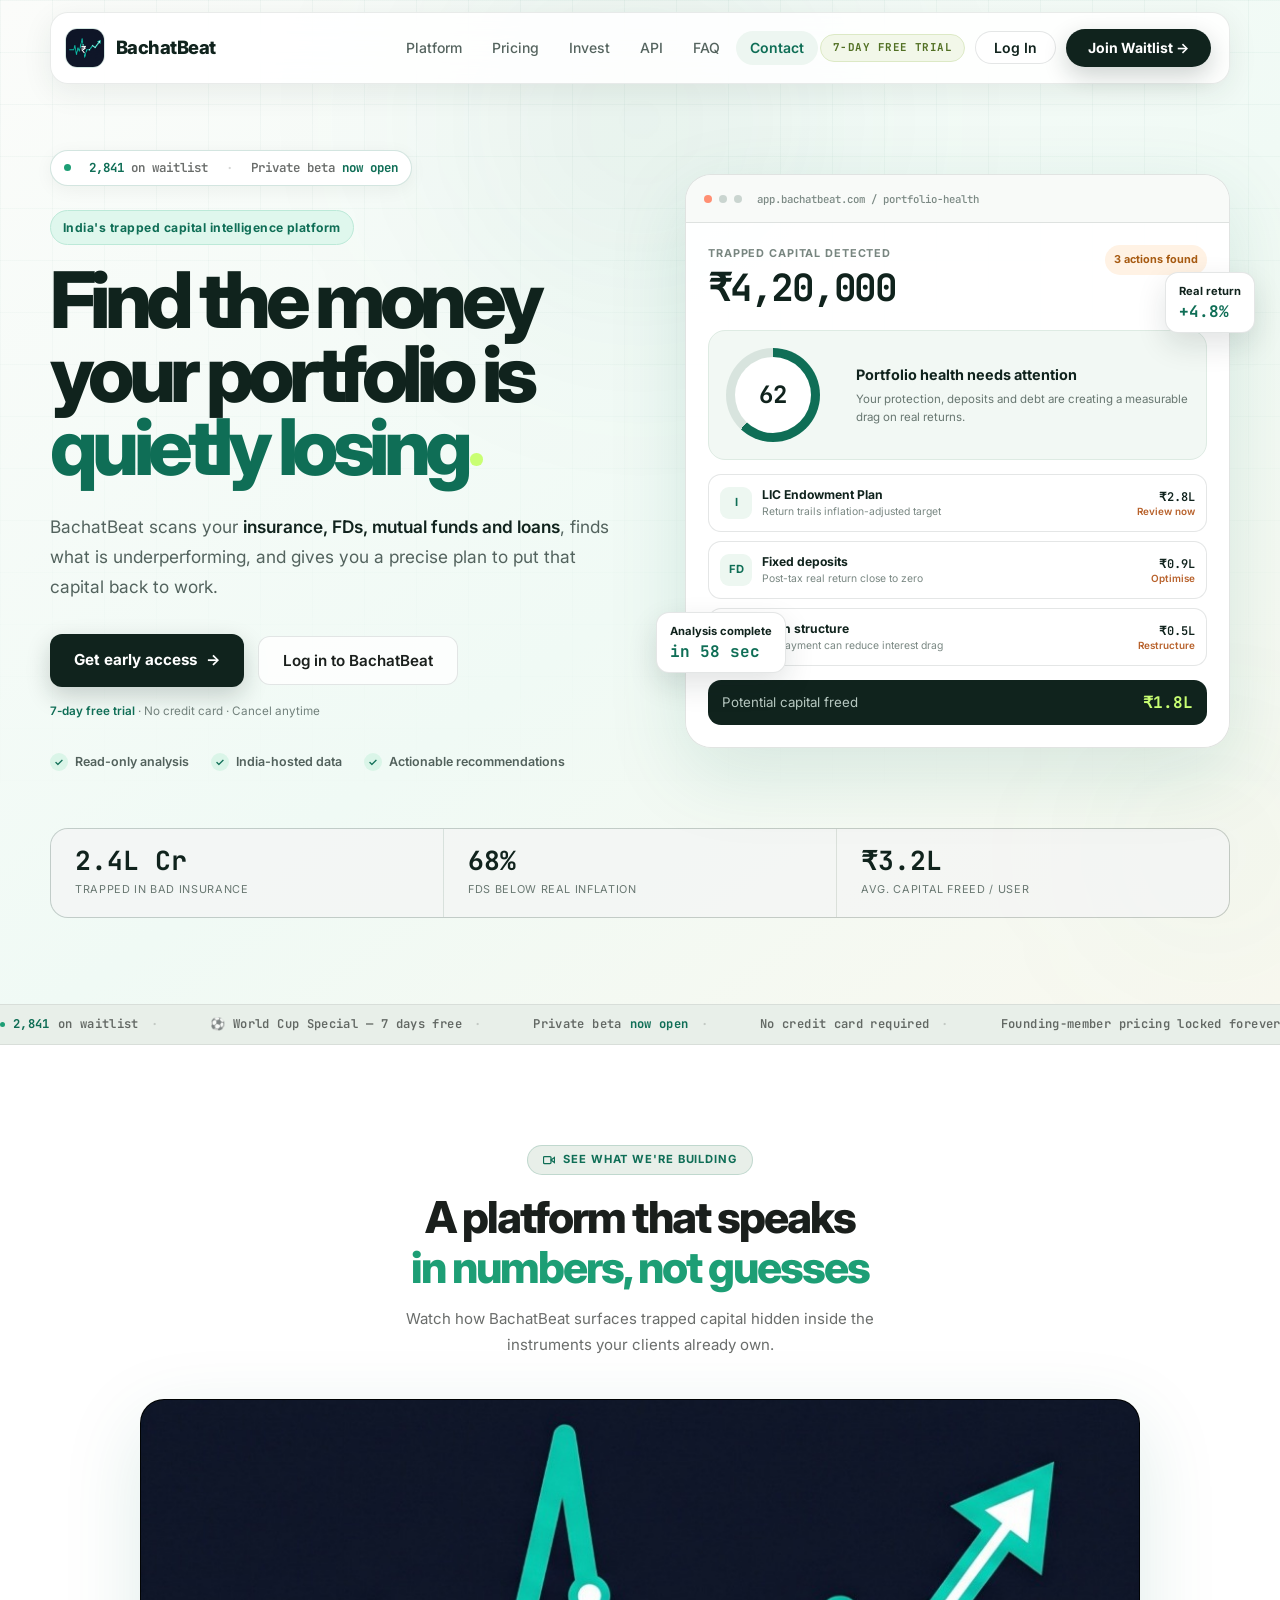
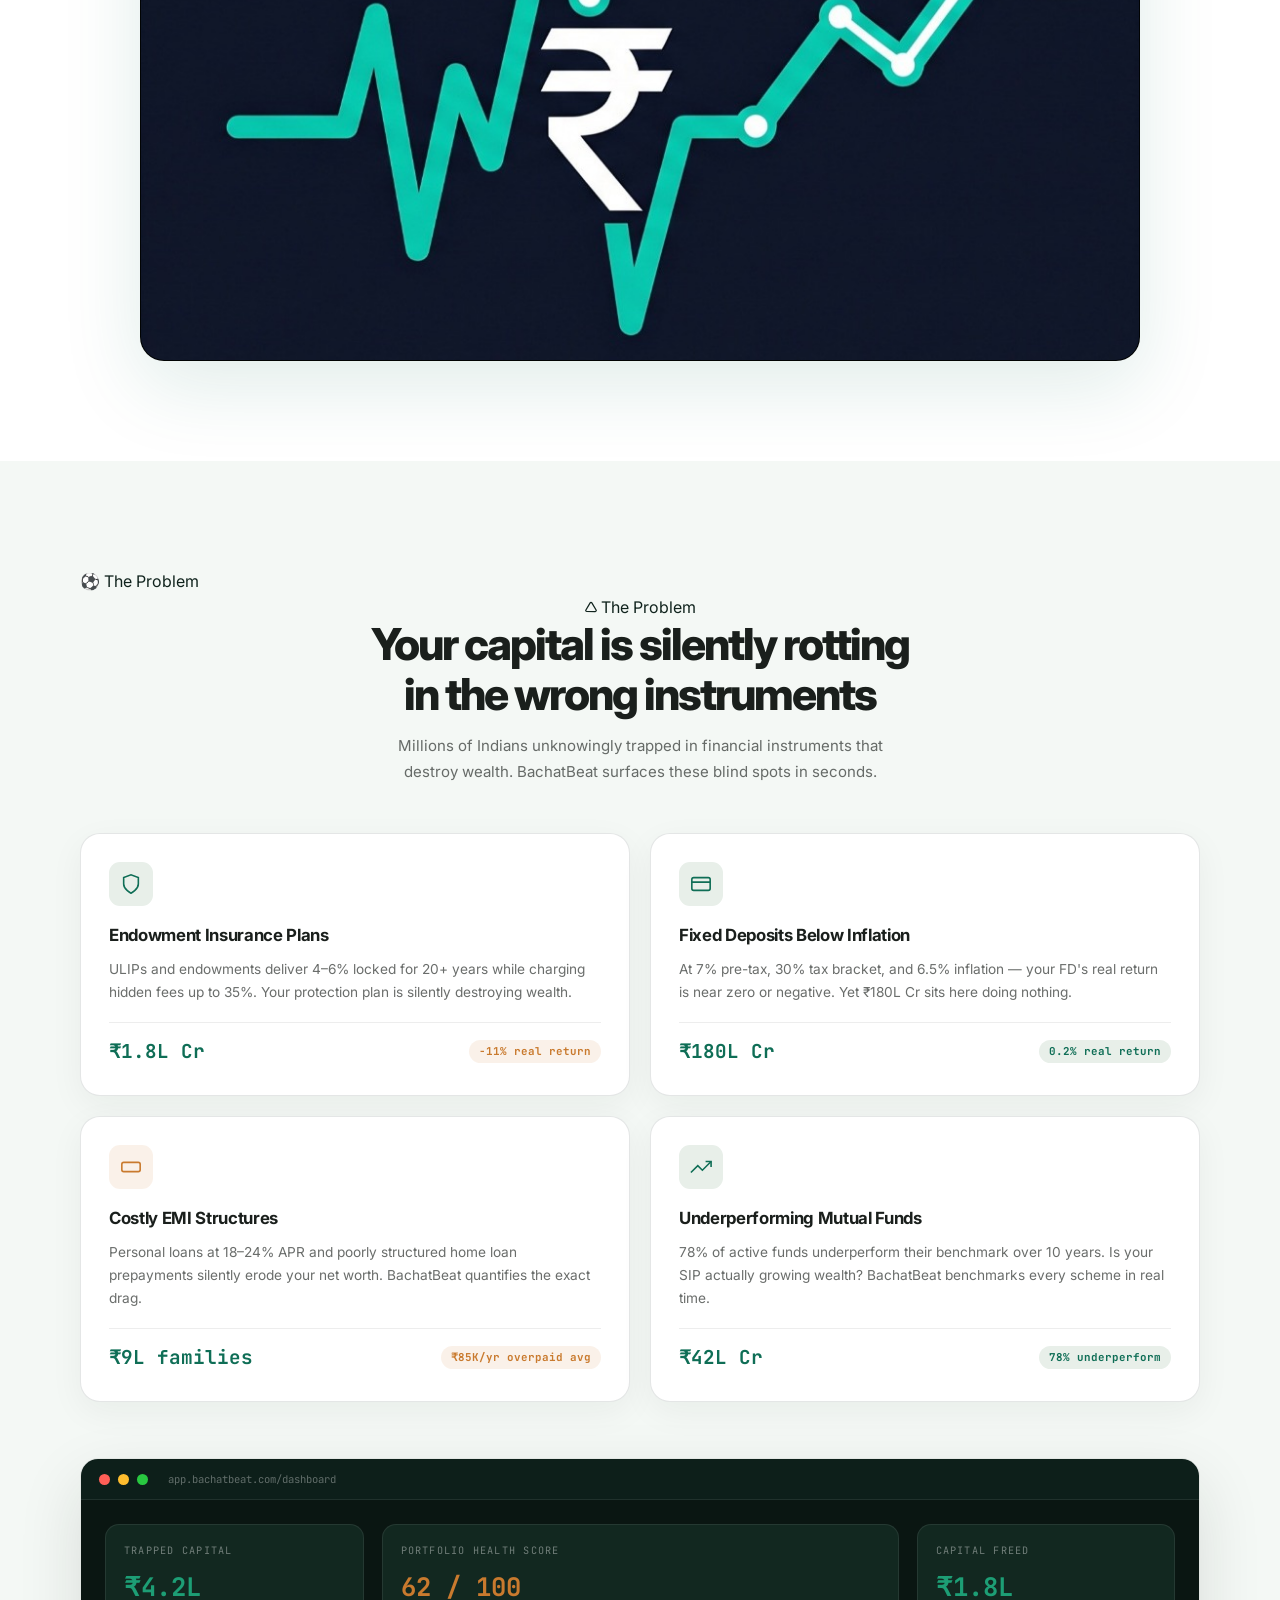
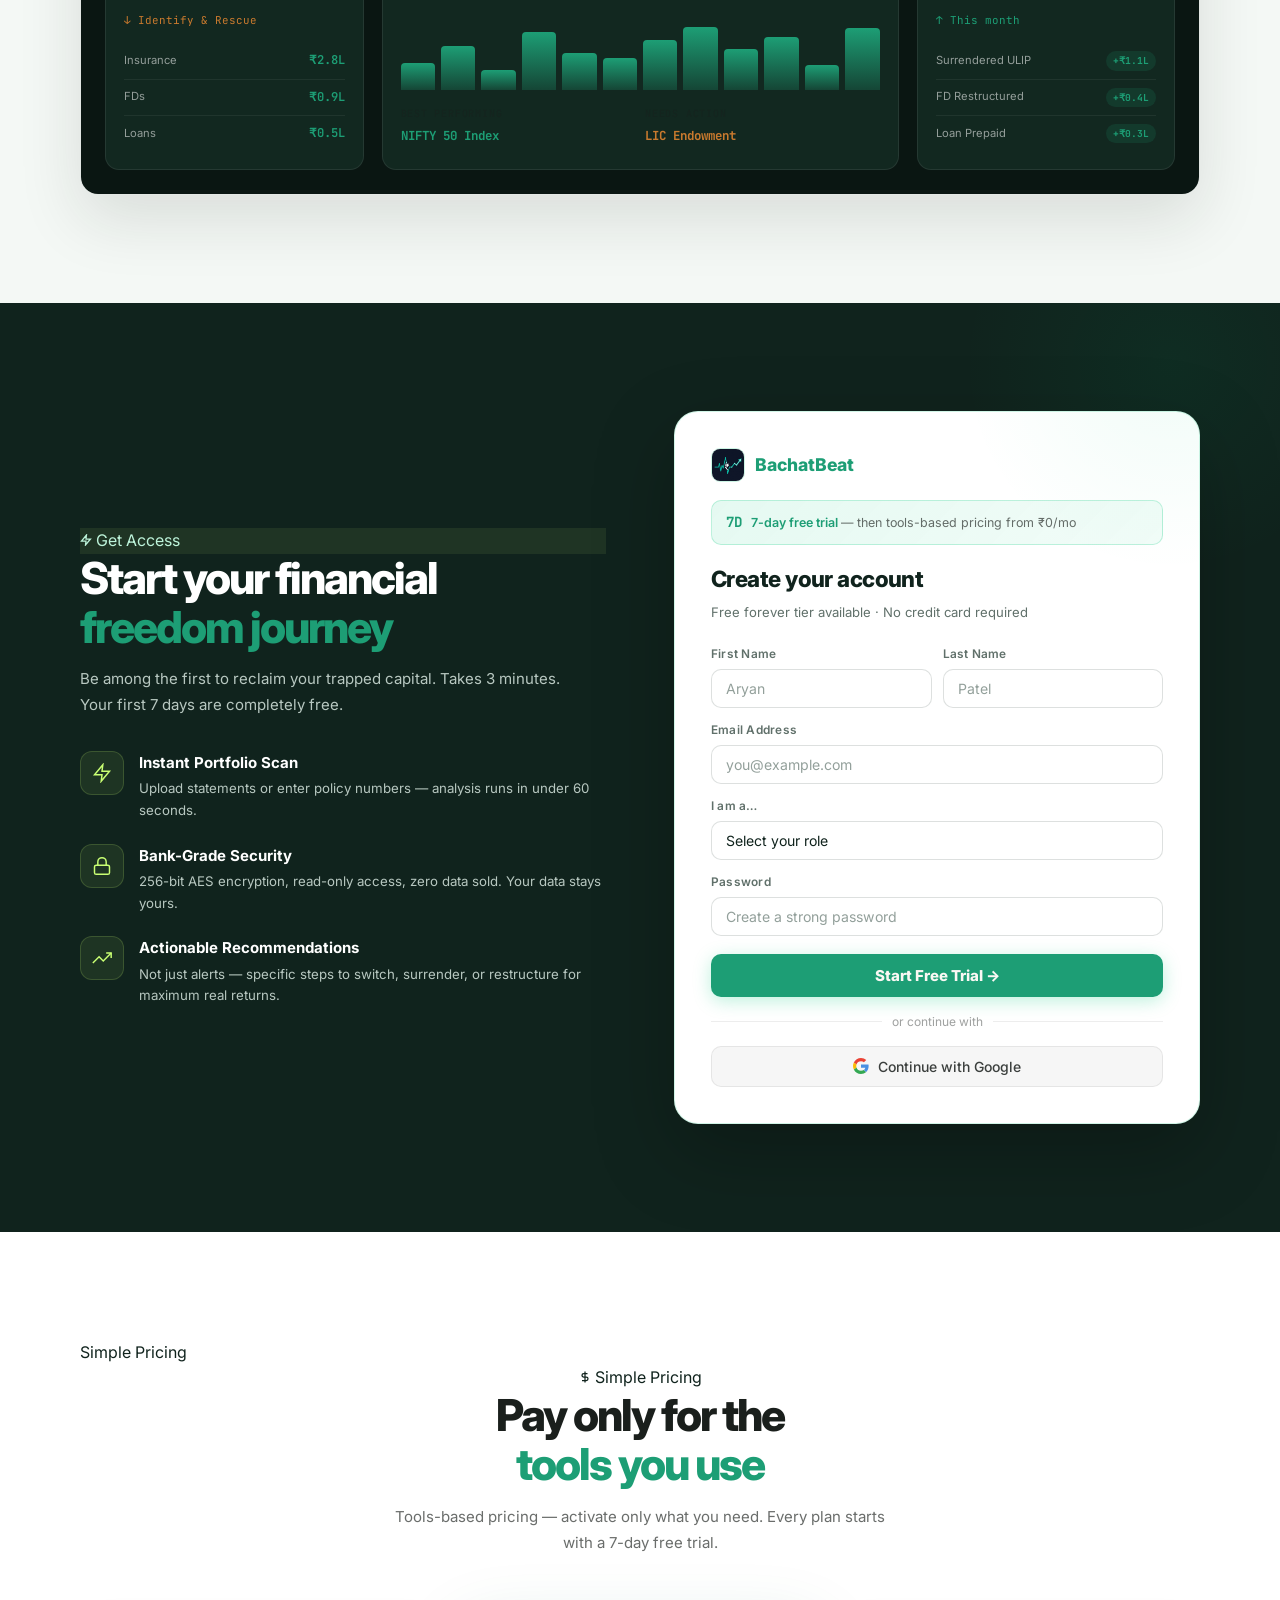
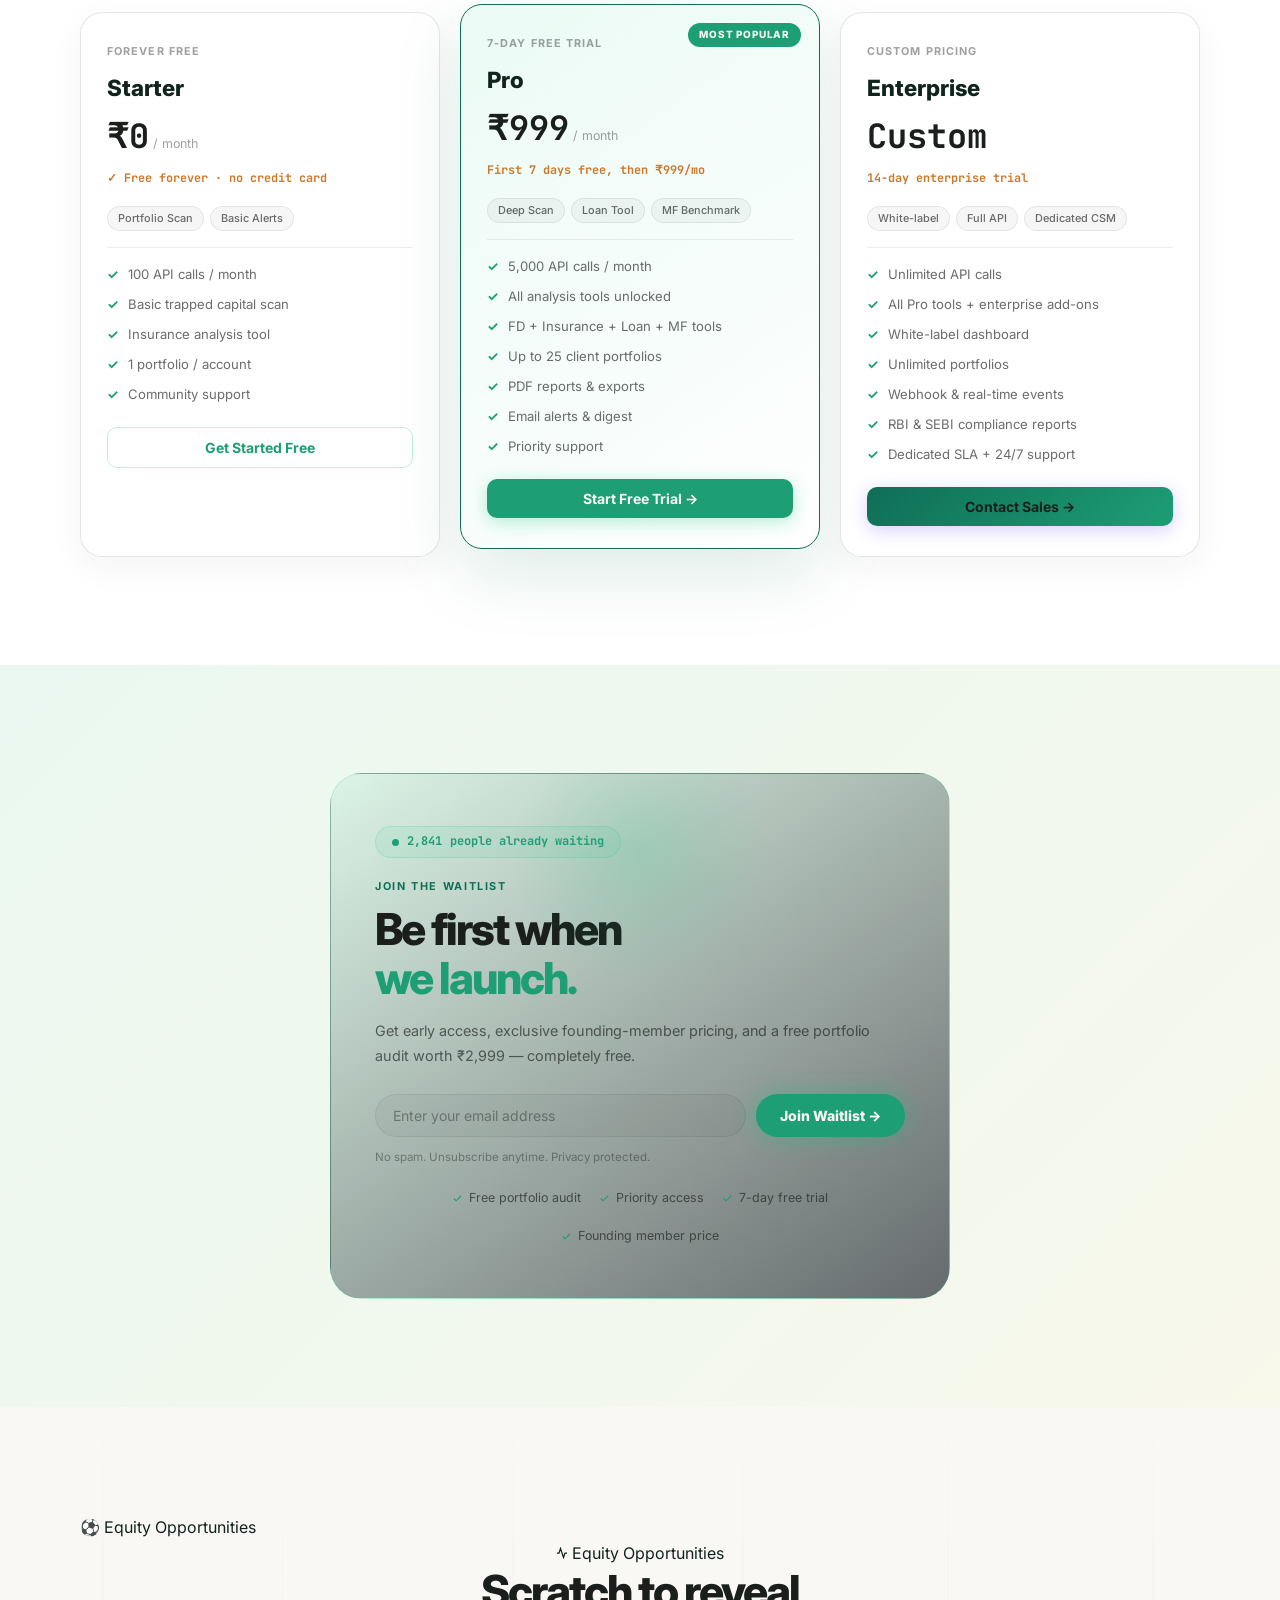
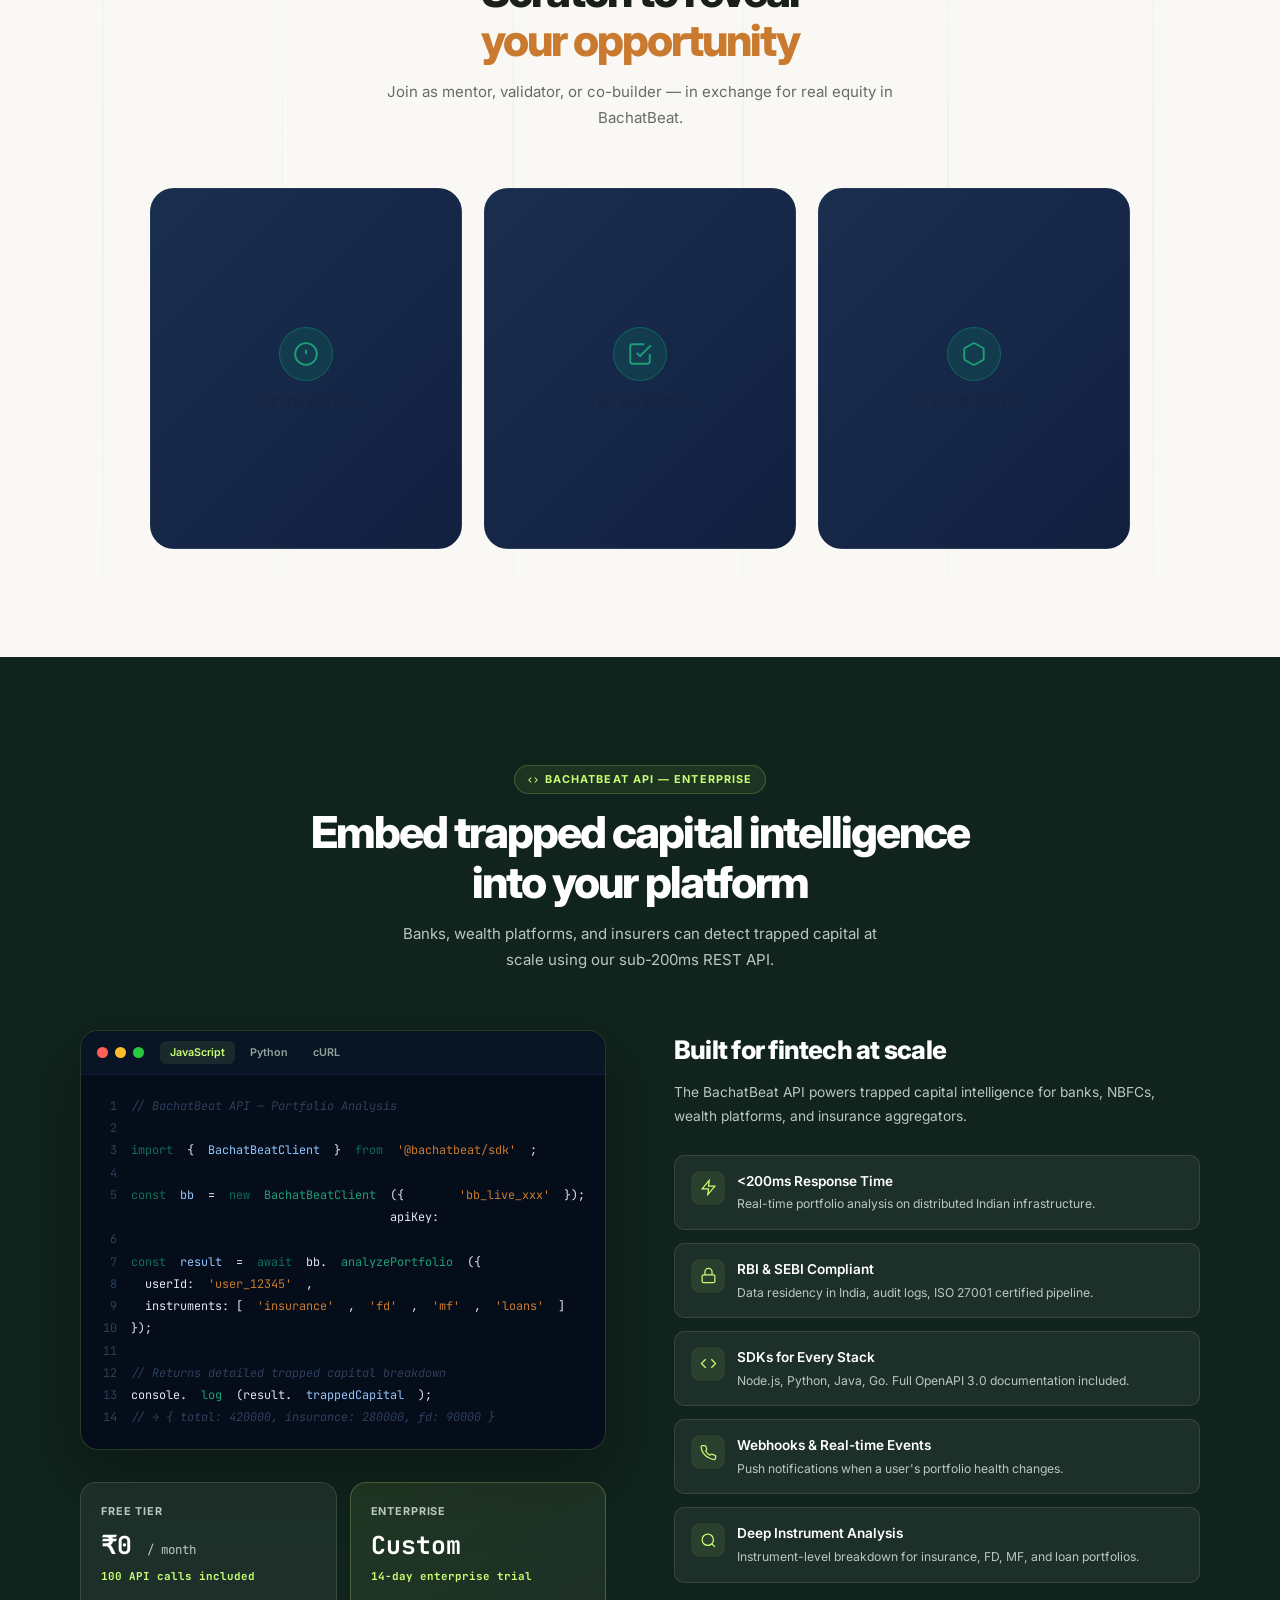
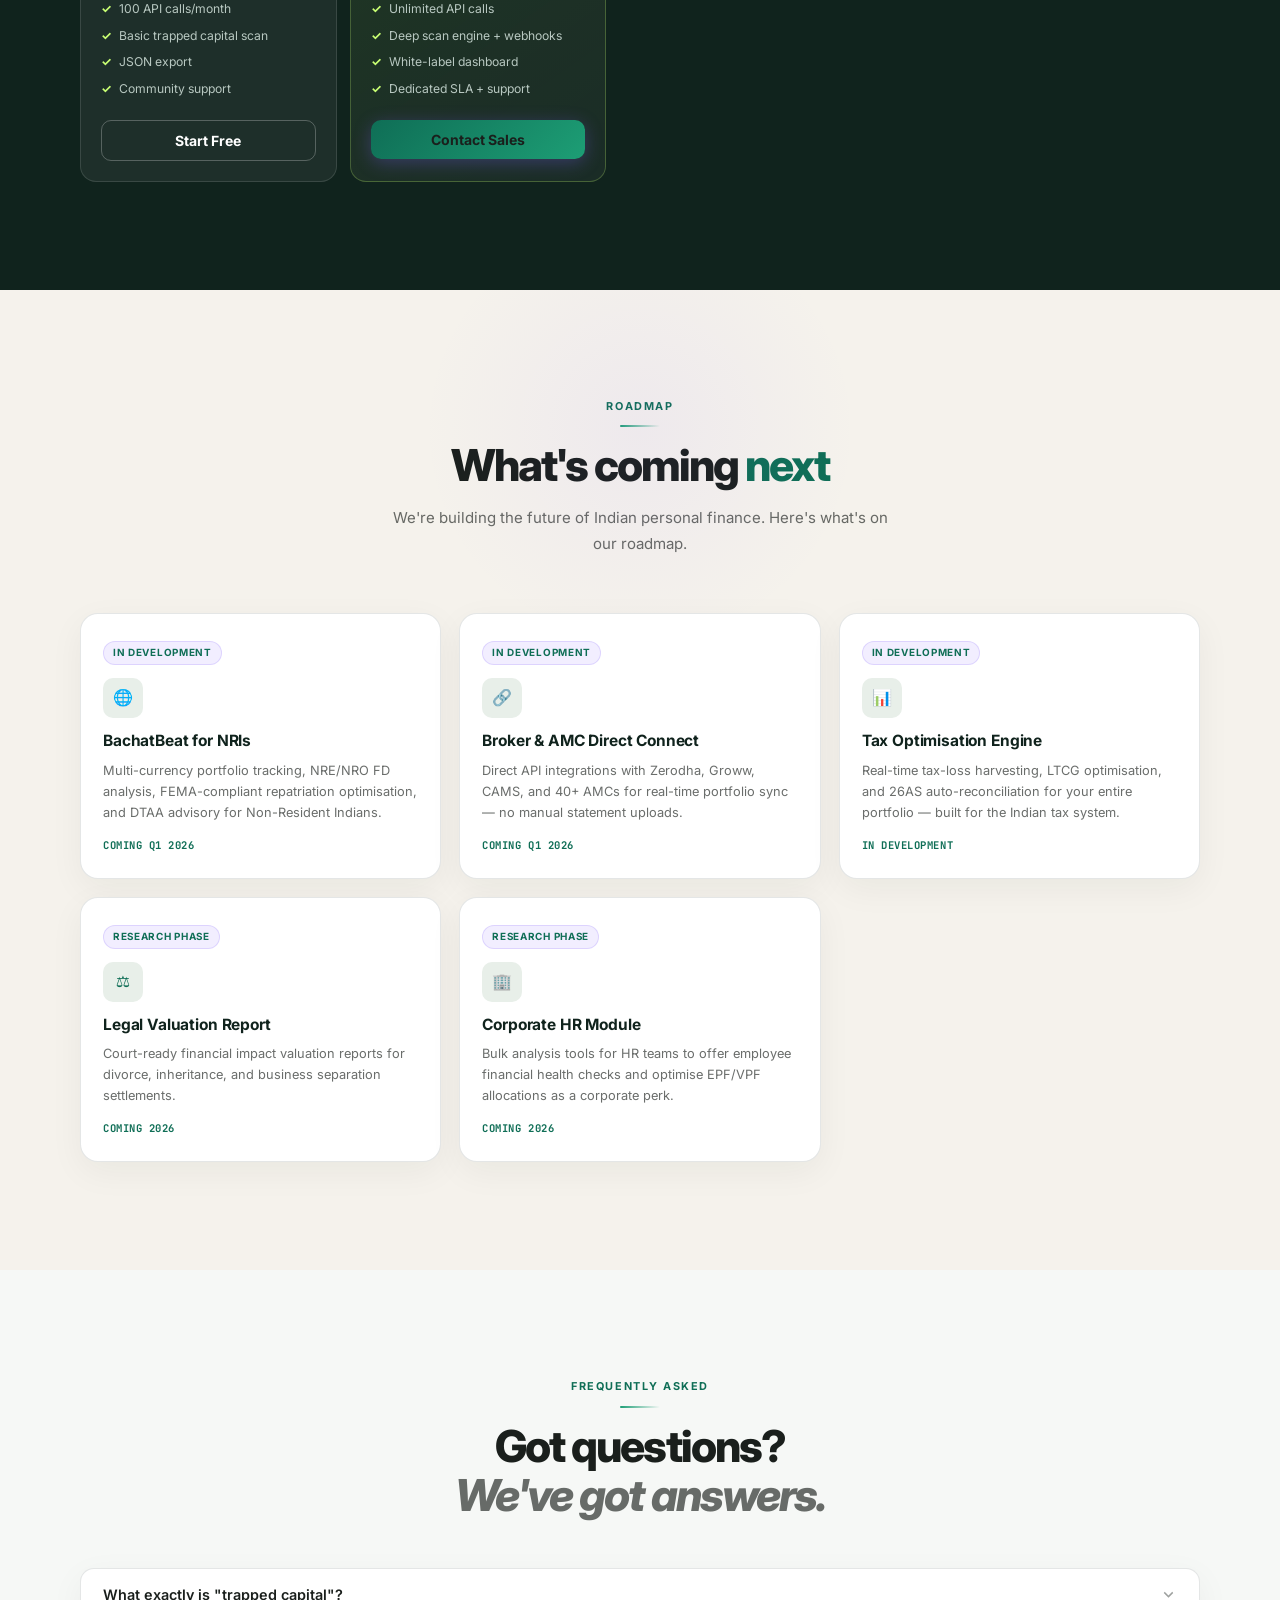
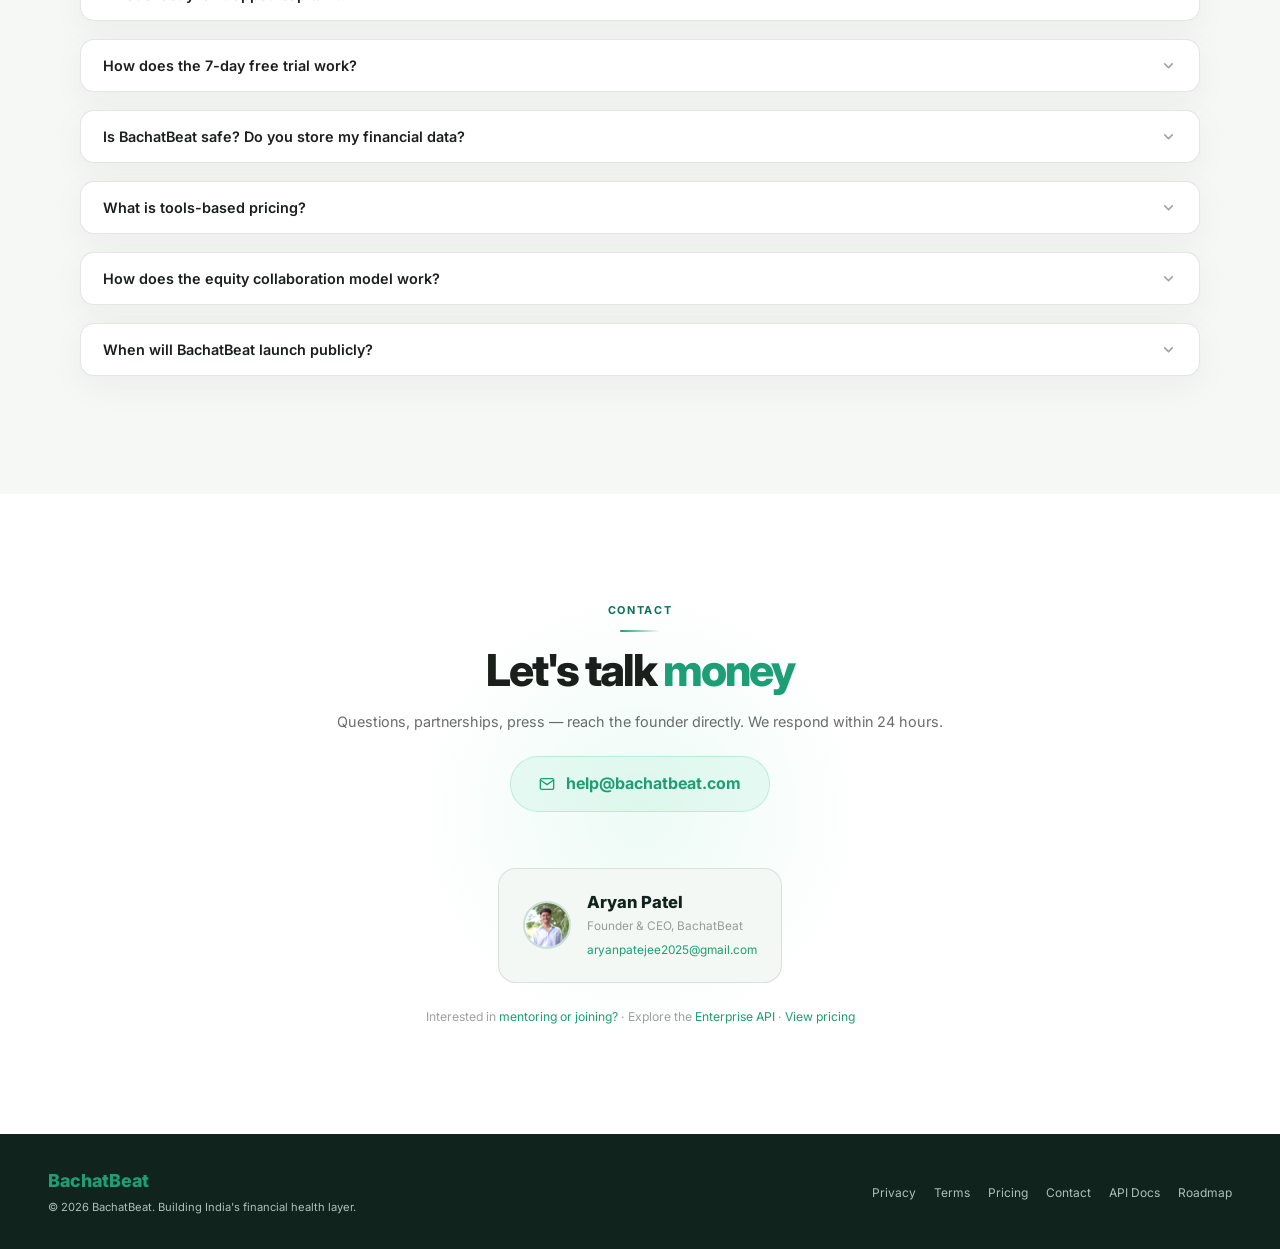
<file: index.html>
<!DOCTYPE html>
<html lang="en">
<head>
  <meta charset="UTF-8"/>
  <meta name="viewport" content="width=device-width, initial-scale=1.0"/>
  <meta name="description" content="BachatBeat — India's first trapped capital detection platform. Identify underperforming insurance, FDs, mutual funds and loans in seconds."/>
  <title>BachatBeat — Free Your Trapped Capital</title>
  <link rel="preconnect" href="https://fonts.googleapis.com"/>
  <link rel="preconnect" href="https://fonts.gstatic.com" crossorigin/>
  <link href="https://fonts.googleapis.com/css2?family=Inter:opsz,wght@14..32,300;14..32,400;14..32,500;14..32,600;14..32,700;14..32,800;14..32,900&family=JetBrains+Mono:wght@400;500;600;700&display=swap" rel="stylesheet"/>
  <style>
/* ═══════════════════════════════════════════════
   TOKENS
═══════════════════════════════════════════════ */
:root{
  /* BachatBeat fintech palette */
  --primary:#0F6E56;
  --primary-light:#1D9E75;
  --bg-warm:#FAF8F4;
  --text:#1A1F1C;
  --amber:#C97A2E;
  --sage:#E8EFE9;

  --green1:var(--primary-light);
  --green2:var(--primary);
  --green3:var(--primary-light);
  --gold:var(--amber);
  --gold2:#D4924A;
  --purple:var(--primary);
  --red:var(--amber);

  --bg0:var(--bg-warm);
  --bg1:var(--bg-warm);
  --bg2:#F5F2EC;
  --bg3:var(--sage);
  --bg4:#FFFFFF;
  --bg5:var(--sage);

  --glass-bg:rgba(255,255,255,.72);
  --glass-bd:rgba(26,31,28,.08);
  --glass-bd-g:rgba(15,110,86,.18);

  --w:var(--text);
  --w85:rgba(26,31,28,.85);
  --w65:rgba(26,31,28,.65);
  --w40:rgba(26,31,28,.42);
  --w20:rgba(26,31,28,.18);
  --w10:rgba(26,31,28,.08);
  --w05:rgba(26,31,28,.04);

  --glow-g:rgba(15,110,86,.14);
  --glow-gold:rgba(201,122,46,.14);

  --fi:'Inter',system-ui,sans-serif;
  --fm:'JetBrains Mono',monospace;
  --r1:6px;--r2:12px;--r3:18px;--r4:26px;--r5:40px;--rf:999px;
}
*,*::before,*::after{box-sizing:border-box;margin:0;padding:0}
html{scroll-behavior:smooth;overflow-x:hidden}
body{
  background:var(--bg1);color:var(--w);
  font-family:var(--fi);line-height:1.6;
  overflow-x:hidden;
}
a{color:inherit;text-decoration:none}
button{cursor:pointer;border:none;outline:none;font-family:var(--fi)}
input,textarea,select{font-family:var(--fi)}
::selection{background:var(--primary-light);color:#fff}
.num,.cap-amt,.bento-num,.pprice-n,.eq-pct,.ap-p,.mw-v,.mk-row-val,.ptrial{font-family:var(--fm)}

/* ═══════════════════════════════════════════════
   SCROLL REVEAL
═══════════════════════════════════════════════ */
[data-reveal]{opacity:0;transform:translateY(26px);transition:opacity .68s cubic-bezier(.16,1,.3,1),transform .68s cubic-bezier(.16,1,.3,1)}
[data-reveal="left"]{transform:translateX(-32px)}
[data-reveal="right"]{transform:translateX(32px)}
[data-reveal="scale"]{transform:scale(.93)}
[data-reveal].vis{opacity:1;transform:none}
[data-d="1"]{transition-delay:.07s}[data-d="2"]{transition-delay:.15s}
[data-d="3"]{transition-delay:.24s}[data-d="4"]{transition-delay:.33s}
[data-d="5"]{transition-delay:.42s}[data-d="6"]{transition-delay:.52s}

/* ═══════════════════════════════════════════════
   NAVBAR
═══════════════════════════════════════════════ */
#navbar{
  position:fixed;top:0;left:0;right:0;z-index:1000;
  display:flex;align-items:center;justify-content:space-between;
  padding:0 48px;height:64px;
  background:rgba(250,248,244,.82);
  backdrop-filter:blur(20px);-webkit-backdrop-filter:blur(20px);
  border-bottom:1px solid var(--glass-bd);
  transition:all .3s ease;
}
#navbar.sc{background:rgba(250,248,244,.96);border-bottom-color:var(--glass-bd-g);box-shadow:0 4px 24px rgba(26,31,28,.06)}
.nav-logo{display:flex;align-items:center;gap:11px}
.nav-logo-img{width:38px;height:38px;border-radius:10px;overflow:hidden;flex-shrink:0;border:1.5px solid var(--glass-bd-g)}
.nav-logo-img img{width:100%;height:100%;object-fit:cover}
.nav-brand{font-size:1.15rem;font-weight:800;color:var(--primary);letter-spacing:-.03em}
.nav-links{display:flex;align-items:center;gap:2px}
.nav-link{padding:6px 14px;border-radius:var(--rf);font-size:.875rem;font-weight:500;color:var(--w65);transition:all .2s}
.nav-link:hover,.nav-link.active{color:var(--text);background:var(--w05)}
.nav-link.active{color:var(--primary);font-weight:600}
.nav-trial-badge{display:inline-flex;align-items:center;gap:5px;padding:4px 12px;background:var(--sage);border:1px solid var(--glass-bd-g);border-radius:var(--rf);font-size:.68rem;font-weight:700;color:var(--primary);letter-spacing:.04em;text-transform:uppercase;margin-right:8px;font-family:var(--fm)}
.nav-login{padding:7px 18px;border:1.5px solid var(--glass-bd-g);color:var(--primary);font-weight:600;font-size:.875rem;border-radius:var(--rf);background:transparent;transition:all .2s;margin-right:8px}
.nav-login:hover{background:rgba(15,110,86,.06);border-color:var(--primary)}
.nav-cta{padding:8px 22px;background:var(--primary);color:#fff;font-weight:700;font-size:.875rem;border-radius:var(--rf);transition:all .22s;box-shadow:0 2px 8px rgba(15,110,86,.22)}
.nav-cta:hover{background:var(--primary-light);box-shadow:0 4px 16px rgba(15,110,86,.28);transform:translateY(-1px)}

/* ═══════════════════════════════════════════════
   HERO — Stripe/Razorpay inspired
═══════════════════════════════════════════════ */
#hero{
  position:relative;min-height:100vh;
  display:flex;flex-direction:column;
  align-items:center;justify-content:center;
  text-align:center;padding:130px 24px 100px;
  overflow:hidden;
  background:var(--bg-warm);
}
.orb{position:absolute;border-radius:50%;filter:blur(80px);pointer-events:none}
.orb1{width:600px;height:600px;background:radial-gradient(circle,rgba(15,110,86,.08),transparent 70%);top:-180px;left:50%;transform:translateX(-50%)}
.orb2{width:300px;height:300px;background:radial-gradient(circle,rgba(29,158,117,.06),transparent 70%);bottom:0;right:-80px}
.orb3{display:none}
#particles{display:none}

/* Status strip in hero */
.status-strip{
  display:inline-flex;align-items:center;gap:18px;
  background:var(--sage);
  border:1px solid var(--glass-bd-g);
  border-radius:var(--rf);
  padding:6px 18px;
  font-family:var(--fm);font-size:.78rem;font-weight:600;
  color:var(--w65);
  margin-bottom:32px;position:relative;z-index:1;
}
.status-strip .sep{color:var(--w20)}
.status-strip .hi{color:var(--primary);font-weight:700}
.pdot{width:7px;height:7px;background:var(--primary-light);border-radius:50%;animation:pd 2s infinite;flex-shrink:0}
@keyframes pd{0%,100%{opacity:1;transform:scale(1)}50%{opacity:.45;transform:scale(.7)}}

.hero-badge{
  display:inline-flex;align-items:center;gap:8px;
  padding:7px 18px;background:var(--sage);border:1px solid var(--glass-bd-g);
  border-radius:var(--rf);font-size:.72rem;font-weight:700;
  color:var(--primary);letter-spacing:.07em;text-transform:uppercase;
  margin-bottom:28px;position:relative;z-index:1;
}

.hero-logo{width:88px;height:88px;border-radius:18px;overflow:hidden;margin:0 auto 24px;border:1.5px solid var(--glass-bd-g);box-shadow:0 8px 32px rgba(26,31,28,.08);position:relative;z-index:1}

.hero-brand{
  font-size:clamp(2.8rem,6.5vw,5rem);font-weight:900;
  letter-spacing:-.05em;line-height:.95;
  position:relative;z-index:1;margin-bottom:12px;
  color:var(--primary);
}

.hero-heading{
  font-size:clamp(1.25rem,2.8vw,2.1rem);
  font-weight:700;
  color:var(--text);
  position:relative;z-index:1;margin-bottom:20px;
  letter-spacing:-.025em;line-height:1.25;
}
.hero-heading em{font-style:normal;color:var(--w65)}

.hero-sub{font-size:clamp(.95rem,1.7vw,1.08rem);color:var(--w65);max-width:540px;margin:0 auto 40px;line-height:1.75;position:relative;z-index:1}
.hero-sub strong{color:var(--text);font-weight:600}

.hero-ctas{display:flex;align-items:center;justify-content:center;gap:14px;flex-wrap:wrap;position:relative;z-index:1;margin-bottom:14px}
.trial-note{font-size:.73rem;color:var(--w40);position:relative;z-index:1;margin-bottom:48px}
.trial-note span{color:var(--primary);font-weight:600}

.btn-p{
  display:inline-flex;align-items:center;gap:9px;
  padding:14px 32px;background:var(--primary);color:#fff;
  font-weight:700;font-size:.95rem;border-radius:var(--rf);
  transition:all .25s ease;
  box-shadow:0 2px 12px rgba(15,110,86,.24);
}
.btn-p:hover{background:var(--primary-light);transform:translateY(-1px);box-shadow:0 4px 20px rgba(15,110,86,.3)}
.btn-s{
  display:inline-flex;align-items:center;gap:9px;
  padding:13px 28px;border:1.5px solid var(--w20);
  color:var(--text);font-weight:600;font-size:.95rem;border-radius:var(--rf);
  background:var(--bg4);transition:all .25s ease;
}
.btn-s:hover{border-color:var(--primary);color:var(--primary);background:var(--sage)}

.bento-stats{display:grid;grid-template-columns:repeat(3,1fr);gap:14px;max-width:740px;margin:0 auto;position:relative;z-index:1}
@media(max-width:600px){.bento-stats{grid-template-columns:1fr;max-width:300px}}
.bento-chip{
  background:var(--bg4);
  border:1px solid var(--glass-bd);
  border-radius:16px;padding:20px 22px;text-align:center;
  transition:border-color .3s,box-shadow .3s;
}
.bento-chip:hover{border-color:var(--glass-bd-g);box-shadow:0 8px 24px rgba(26,31,28,.06)}
.bento-num{font-family:var(--fm);font-size:2rem;font-weight:700;color:var(--primary);line-height:1}
.bento-lbl{font-size:.66rem;color:var(--w40);text-transform:uppercase;letter-spacing:.1em;margin-top:6px}

.h-pulse{display:none}

/* ═══════════════════════════════════════════════
   STATUS TICKER
═══════════════════════════════════════════════ */
#status-strip{
  position:relative;z-index:10;
  background:var(--sage);
  border-top:1px solid var(--glass-bd);border-bottom:1px solid var(--glass-bd);
  overflow:hidden;padding:10px 0;
}
.ticker-track{display:flex;gap:48px;white-space:nowrap;animation:tickerScroll 28s linear infinite;width:max-content}
.ticker-track:hover{animation-play-state:paused}
@keyframes tickerScroll{0%{transform:translateX(0)}100%{transform:translateX(-50%)}}
.ticker-item{display:inline-flex;align-items:center;gap:8px;font-family:var(--fm);font-size:.76rem;font-weight:600;letter-spacing:.03em;color:var(--w65)}
.ticker-dot{width:5px;height:5px;background:var(--primary-light);border-radius:50%;flex-shrink:0}
.ticker-hi{color:var(--primary);font-weight:700}
.ticker-sep{color:var(--w20);margin:0 4px}

/* ═══════════════════════════════════════════════
   VIDEO — Bigger, autoplay
═══════════════════════════════════════════════ */
#video-preview{
  background:var(--bg2);position:relative;overflow:hidden;
  padding:88px 24px;
}
.video-section-header{text-align:center;margin-bottom:40px}
.video-label{display:inline-flex;align-items:center;gap:8px;padding:5px 15px;background:var(--sage);border:1px solid var(--glass-bd-g);border-radius:var(--rf);font-size:.7rem;font-weight:700;color:var(--primary);letter-spacing:.08em;text-transform:uppercase;margin-bottom:18px}
.video-label svg{flex-shrink:0;color:var(--primary)}
.video-wrap{
  max-width:360px;margin:0 auto;
  border-radius:20px;overflow:hidden;
  border:1px solid var(--glass-bd);
  box-shadow:0 20px 60px rgba(26,31,28,.1);
  position:relative;
  aspect-ratio:9/16;
  background:#000;
}
.video-wrap video{width:100%;height:100%;display:block;object-fit:cover}

/* ═══════════════════════════════════════════════
   LAYOUT HELPERS
═══════════════════════════════════════════════ */
.ctr{max-width:1120px;margin:0 auto}
.sec{padding:100px 24px}
.sl{font-size:.68rem;font-weight:700;letter-spacing:.15em;text-transform:uppercase;color:var(--primary);margin-bottom:10px}
.st{font-size:clamp(1.9rem,3.5vw,2.75rem);font-weight:800;line-height:1.12;letter-spacing:-.035em;margin-bottom:14px;color:var(--text)}
.ss{color:var(--w65);font-size:.94rem;max-width:510px;line-height:1.75}
.sep-line{width:40px;height:2px;background:linear-gradient(90deg,var(--primary-light),transparent);border-radius:2px;margin:10px 0 14px}
.sep-line.c{margin:10px auto 14px}
.tc{text-align:center}

.section-badge{
  display:inline-flex;align-items:center;gap:8px;
  padding:6px 16px;
  background:var(--sage);border:1px solid var(--glass-bd-g);
  border-radius:var(--rf);font-size:.72rem;font-weight:700;
  letter-spacing:.08em;text-transform:uppercase;color:var(--primary);margin-bottom:14px;
}
.section-badge svg{color:var(--primary);flex-shrink:0}

.section-divider{display:flex;align-items:center;gap:16px;margin:0 auto 40px;max-width:600px}
.section-divider-line{flex:1;height:1px;background:linear-gradient(90deg,transparent,var(--glass-bd-g),transparent)}
.section-divider-label{font-size:.72rem;color:var(--w40);letter-spacing:.1em;text-transform:uppercase;font-weight:700;white-space:nowrap;font-family:var(--fm)}

/* ═══════════════════════════════════════════════
   TRAPPED CAPITAL
═══════════════════════════════════════════════ */
#trapped{background:var(--bg-warm);position:relative;overflow:hidden}
.cap-grid{display:grid;grid-template-columns:1fr 1fr;gap:20px;margin-top:48px}
@media(max-width:700px){.cap-grid{grid-template-columns:1fr}}
.cap-card{
  background:var(--bg4);border:1px solid var(--glass-bd);
  border-radius:18px;padding:28px;
  position:relative;overflow:hidden;transition:border-color .3s,box-shadow .3s;
}
.cap-card:hover{border-color:var(--glass-bd-g);box-shadow:0 12px 32px rgba(26,31,28,.06)}

.ci{width:44px;height:44px;border-radius:11px;display:flex;align-items:center;justify-content:center;margin-bottom:16px}
.ci svg{width:22px;height:22px;stroke-width:1.75;fill:none;stroke:currentColor}
.ci-t,.ci-g,.ci-p{background:var(--sage);color:var(--primary)}
.ci-r{background:rgba(201,122,46,.1);color:var(--amber)}
.cap-card h3{font-size:1.05rem;font-weight:700;margin-bottom:9px;letter-spacing:-.02em;color:var(--text)}
.cap-card p{font-size:.855rem;color:var(--w65);line-height:1.68}
.cap-ft{margin-top:18px;padding-top:13px;border-top:1px solid var(--w10);display:flex;align-items:center;justify-content:space-between}
.cap-amt{font-family:var(--fm);font-size:1.2rem;font-weight:700;color:var(--primary)}
.lp{font-size:.68rem;padding:3px 10px;border-radius:var(--rf);font-weight:700;font-family:var(--fm)}
.lp-r{background:rgba(201,122,46,.1);color:var(--amber)}
.lp-g{background:var(--sage);color:var(--primary)}

.dash-mock{
  width:100%;max-width:100%;min-width:0;
  margin-top:56px;box-sizing:border-box;
  border-radius:18px;overflow:hidden;
  border:1px solid var(--glass-bd);
  box-shadow:0 24px 64px rgba(26,31,28,.12);
}
.mk-bar{
  background:#0d1f1a;padding:12px 18px;
  display:flex;align-items:center;gap:8px;
  border-bottom:1px solid rgba(255,255,255,.08);
}
.md{width:11px;height:11px;border-radius:50%}
.mk-url{font-size:.66rem;color:rgba(255,255,255,.35);margin-left:12px;font-family:var(--fm)}
.mk-body{
  background:#0a1612;padding:24px;
  display:grid;grid-template-columns:1fr 2fr 1fr;gap:18px;
  width:100%;box-sizing:border-box;
}
@media(max-width:700px){.mk-body{grid-template-columns:1fr;padding:16px;gap:14px}}
@media(max-width:420px){.mk-body{grid-template-columns:1fr;padding:14px;gap:12px}}
.mw,.mc{background:#122820;border:1px solid rgba(255,255,255,.08);border-radius:14px;padding:18px;min-width:0}
@media(max-width:700px){.mc{grid-column:1/-1}}
.mw-l{font-size:.64rem;text-transform:uppercase;letter-spacing:.12em;color:rgba(255,255,255,.4);margin-bottom:7px;font-family:var(--fm)}
.mw-v{font-family:var(--fm);font-size:1.6rem;font-weight:700;color:var(--primary-light)}
.mw-s{font-size:.68rem;font-family:var(--fm);color:var(--amber);margin-top:4px}
.cbars{display:flex;align-items:flex-end;gap:6px;height:70px;margin-top:12px}
.cb{flex:1;border-radius:4px 4px 0 0;background:linear-gradient(180deg,var(--primary-light),rgba(29,158,117,.25))}
.mk-row{display:flex;align-items:center;justify-content:space-between;padding:8px 0;border-bottom:1px solid rgba(255,255,255,.06)}
.mk-row:last-child{border-bottom:none}
.mk-row-label{font-size:.7rem;color:rgba(255,255,255,.55)}
.mk-row-val{font-family:var(--fm);font-size:.76rem;font-weight:600;color:var(--primary-light)}
.mk-badge{font-size:.6rem;padding:2px 7px;border-radius:var(--rf);font-weight:700;font-family:var(--fm)}
.mk-badge-r{background:rgba(201,122,46,.15);color:var(--amber)}
.mk-badge-g{background:rgba(29,158,117,.15);color:var(--primary-light)}

/* ═══════════════════════════════════════════════
   GET ACCESS / SIGNUP
═══════════════════════════════════════════════ */
#login-s{background:var(--bg3);position:relative;overflow:hidden}
#login-s::before{content:'';position:absolute;top:-150px;right:-100px;width:420px;height:420px;background:radial-gradient(circle,rgba(0,200,122,.06),transparent 70%);border-radius:50%;pointer-events:none}
.login-lay{display:grid;grid-template-columns:1fr 1fr;gap:68px;align-items:center}
@media(max-width:840px){.login-lay{grid-template-columns:1fr;gap:44px}}
.login-card{background:var(--bg4);border:1px solid rgba(0,200,122,.18);border-radius:24px;padding:36px;box-shadow:0 28px 72px rgba(0,0,0,.44)}
.card-logo{display:flex;align-items:center;gap:10px;margin-bottom:18px}
.card-logo-img{width:34px;height:34px;border-radius:9px;overflow:hidden;border:1.5px solid rgba(0,200,122,.2)}
.card-logo-img img{width:100%;height:100%;object-fit:cover}
.card-brand{font-size:1.1rem;font-weight:800;background:linear-gradient(135deg,var(--green3),var(--green1));-webkit-background-clip:text;-webkit-text-fill-color:transparent;background-clip:text}
.login-title{font-size:1.4rem;font-weight:800;margin-bottom:5px;letter-spacing:-.025em}
.login-sub{font-size:.82rem;color:var(--w65);margin-bottom:22px}
.trial-rb{background:linear-gradient(135deg,rgba(0,200,122,.1),rgba(0,200,122,.05));border:1px solid rgba(0,200,122,.22);border-radius:10px;padding:10px 14px;display:flex;align-items:center;gap:9px;margin-bottom:16px}
.trial-rb-ico{font-family:var(--fm);font-size:.88rem;font-weight:700;color:var(--green1);flex-shrink:0}
.trial-rb-txt{font-size:.78rem;color:var(--green1);font-weight:600}
.trial-rb-txt span{color:var(--w65);font-weight:400}
.ff{margin-bottom:13px}
.fl{font-size:.74rem;font-weight:600;color:var(--w65);margin-bottom:5px;display:block;letter-spacing:.02em}
.fi{width:100%;padding:10px 14px;background:rgba(255,255,255,.04);border:1.5px solid var(--glass-bd);border-radius:10px;color:var(--w);font-size:.88rem;transition:all .2s}
.fi:focus{outline:none;border-color:var(--green1);background:rgba(0,200,122,.06);box-shadow:0 0 0 3px rgba(0,200,122,.1)}
.fi::placeholder{color:var(--w40)}
.fs{appearance:none;background-image:url("data:image/svg+xml,%3Csvg xmlns='http://www.w3.org/2000/svg' width='12' height='12' viewBox='0 0 24 24' fill='none' stroke='%2300C87A' stroke-width='2'%3E%3Cpolyline points='6 9 12 15 18 9'/%3E%3C/svg%3E");background-repeat:no-repeat;background-position:right 13px center;padding-right:36px}
.fr{display:grid;grid-template-columns:1fr 1fr;gap:11px}
.btn-f{width:100%;padding:12px;background:var(--green1);color:var(--bg1);font-weight:800;font-size:.94rem;border-radius:10px;margin-top:5px;transition:all .2s;box-shadow:0 4px 18px rgba(0,200,122,.26)}
.btn-f:hover{background:var(--green3);transform:translateY(-1px);box-shadow:0 8px 26px rgba(0,200,122,.4)}
.fdiv{display:flex;align-items:center;gap:10px;margin:15px 0;color:var(--w40);font-size:.75rem}
.fdiv::before,.fdiv::after{content:'';flex:1;height:1px;background:var(--glass-bd)}
.btn-soc{width:100%;padding:11px;border:1.5px solid var(--glass-bd);background:var(--w05);color:var(--w85);font-weight:500;font-size:.875rem;border-radius:10px;display:flex;align-items:center;justify-content:center;gap:9px;transition:all .2s}
.btn-soc:hover{border-color:var(--w20);background:var(--w10)}
.feat-list{display:flex;flex-direction:column;gap:22px}
.fi-item{display:flex;gap:15px;align-items:flex-start}
.fi-icon{width:44px;height:44px;border-radius:12px;background:rgba(0,200,122,.08);border:1px solid rgba(0,200,122,.16);display:flex;align-items:center;justify-content:center;flex-shrink:0;color:var(--green1)}
.fi-icon svg{width:20px;height:20px;stroke-width:1.75;fill:none;stroke:currentColor}
.fi-txt h4{font-weight:700;font-size:.94rem;margin-bottom:3px}
.fi-txt p{font-size:.83rem;color:var(--w65);line-height:1.65}

/* ═══════════════════════════════════════════════
   PRICING — Stripe clean
═══════════════════════════════════════════════ */
#pricing{background:var(--bg1)}
.price-grid{display:grid;grid-template-columns:repeat(3,1fr);gap:20px;margin-top:56px}
@media(max-width:840px){.price-grid{grid-template-columns:1fr}}
.pc{background:var(--bg4);border:1px solid var(--glass-bd);border-radius:24px;padding:30px 26px;position:relative;overflow:hidden;transition:all .3s ease}
.pc.pop{border-color:var(--green1);background:linear-gradient(145deg,rgba(0,200,122,.08),var(--bg4))}
.pc:hover{transform:translateY(-5px);box-shadow:0 24px 64px rgba(0,0,0,.4)}
.pop-badge{position:absolute;top:18px;right:18px;background:var(--green1);color:var(--bg1);font-size:.62rem;font-weight:800;letter-spacing:.08em;text-transform:uppercase;padding:4px 11px;border-radius:var(--rf)}
.ptier{font-size:.68rem;font-weight:700;letter-spacing:.1em;text-transform:uppercase;color:var(--w40);margin-bottom:9px}
.pname{font-size:1.4rem;font-weight:800;margin-bottom:5px}
.pprice{display:flex;align-items:baseline;gap:4px;margin-bottom:5px}
.pprice-n{font-family:var(--fm);font-size:2.1rem;font-weight:700;color:var(--w)}
.pprice-p{font-size:.78rem;color:var(--w40)}
.ptrial{font-size:.74rem;color:var(--gold);margin-bottom:18px;font-weight:700;font-family:var(--fm)}
.ptools{display:flex;gap:6px;flex-wrap:wrap;margin-bottom:14px}
.ptool{display:inline-flex;align-items:center;gap:4px;padding:3px 10px;background:var(--w05);border:1px solid var(--glass-bd);border-radius:var(--rf);font-size:.68rem;color:var(--w65);font-weight:500}
.pdivd{height:1px;background:var(--glass-bd);margin:16px 0}
.pfts{display:flex;flex-direction:column;gap:9px}
.pft{display:flex;align-items:flex-start;gap:9px;font-size:.82rem;color:var(--w65)}
.pft::before{content:'✓';color:var(--green1);font-weight:700;flex-shrink:0}
.btn-pl{width:100%;margin-top:22px;padding:11px;border-radius:10px;font-weight:700;font-size:.875rem;transition:all .2s}
.bpl-o{border:1.5px solid rgba(0,200,122,.25);background:transparent;color:var(--green1)}
.bpl-o:hover{background:rgba(0,200,122,.08)}
.bpl-f{background:var(--green1);color:var(--bg1);border:none;box-shadow:0 4px 18px rgba(0,200,122,.3)}
.bpl-f:hover{background:var(--green3);transform:translateY(-1px)}
.bpl-pu{background:linear-gradient(135deg,var(--purple),var(--green1));color:var(--w);border:none;box-shadow:0 4px 18px rgba(124,92,250,.3)}
.bpl-pu:hover{box-shadow:0 8px 28px rgba(124,92,250,.48);transform:translateY(-1px)}

/* ═══════════════════════════════════════════════
   WAITLIST
═══════════════════════════════════════════════ */
#waitlist{background:linear-gradient(180deg,var(--bg2),var(--bg1))}
.wl-in{max-width:620px;margin:0 auto}
.wl-card{background:linear-gradient(145deg,rgba(0,200,122,.07),rgba(6,12,24,.6));border:1px solid rgba(0,200,122,.18);border-radius:32px;padding:52px 44px;position:relative;overflow:hidden}
.wl-card::before{content:'';position:absolute;top:-50px;left:50%;transform:translateX(-50%);width:260px;height:260px;background:radial-gradient(circle,rgba(0,200,122,.14),transparent 70%);pointer-events:none}
.wl-cnt{display:inline-flex;align-items:center;gap:8px;background:rgba(0,200,122,.07);border:1px solid rgba(0,200,122,.16);border-radius:var(--rf);padding:5px 16px;font-size:.75rem;font-weight:700;color:var(--green1);margin-bottom:20px;font-family:var(--fm)}
.wl-form{display:flex;gap:10px;margin-top:26px}
@media(max-width:480px){.wl-form{flex-direction:column}}
.wl-in2{flex:1;padding:12px 17px;background:var(--w05);border:1.5px solid var(--glass-bd);border-radius:var(--rf);color:var(--w);font-size:.875rem;transition:all .2s}
.wl-in2:focus{outline:none;border-color:var(--green1);background:rgba(0,200,122,.06)}
.wl-in2::placeholder{color:var(--w40)}
.btn-wl{padding:12px 24px;background:var(--green1);color:var(--bg1);font-weight:800;font-size:.875rem;border-radius:var(--rf);white-space:nowrap;transition:all .2s;box-shadow:0 0 22px rgba(0,200,122,.36)}
.btn-wl:hover{background:var(--green3);box-shadow:0 0 40px rgba(0,200,122,.56);transform:translateY(-1px)}
.wl-note{font-size:.72rem;color:var(--w40);margin-top:11px}
.wl-success{display:none;text-align:center;padding:22px;background:rgba(0,200,122,.07);border:1px solid rgba(0,200,122,.18);border-radius:16px;margin-top:16px}
.wl-success.show{display:block}
.wl-success p{color:var(--green1);font-weight:600;font-size:.9rem}
.wl-perks{display:flex;gap:18px;justify-content:center;flex-wrap:wrap;margin-top:22px}
.wperk{display:flex;align-items:center;gap:6px;font-size:.78rem;color:var(--w65)}
.wperk svg{color:var(--green1);flex-shrink:0}

/* ═══════════════════════════════════════════════
   EQUITY / SCRATCH
═══════════════════════════════════════════════ */
#equity{background:var(--bg1);position:relative;overflow:hidden}
.eq-bg{position:absolute;inset:0;overflow:hidden;pointer-events:none;opacity:.06}
.scrl{position:absolute;width:1.5px;height:100%;background:linear-gradient(180deg,transparent,var(--green1),transparent);animation:scrln 3.5s ease-in-out infinite}
.scrl:nth-child(1){left:8%;animation-duration:3s}.scrl:nth-child(2){left:22%;animation-delay:.5s;animation-duration:3.8s}
.scrl:nth-child(3){left:40%;animation-delay:1s;animation-duration:2.9s}.scrl:nth-child(4){left:58%;animation-delay:1.4s;animation-duration:4s}
.scrl:nth-child(5){left:74%;animation-delay:.7s;animation-duration:3.2s}.scrl:nth-child(6){left:90%;animation-delay:1.8s;animation-duration:3.5s}
@keyframes scrln{0%{transform:translateY(-100%);opacity:0}10%{opacity:1}90%{opacity:1}100%{transform:translateY(100vh);opacity:0}}
.eq-cards{display:grid;grid-template-columns:repeat(3,1fr);gap:22px;max-width:980px;margin:56px auto 0}
@media(max-width:700px){.eq-cards{grid-template-columns:1fr}}
.eqc{position:relative;border-radius:24px;overflow:hidden;cursor:pointer;transition:all .4s cubic-bezier(.16,1,.3,1)}
.eqc:hover{transform:translateY(-7px) scale(1.012)}
.eq-scr{position:absolute;inset:0;background:linear-gradient(135deg,#1a2e50,#122040);border:1.5px solid rgba(255,255,255,.08);display:flex;align-items:center;justify-content:center;flex-direction:column;gap:12px;z-index:2;transition:transform .55s cubic-bezier(.16,1,.3,1),opacity .45s ease}
.eqc.rev .eq-scr{transform:translateY(-100%);opacity:0;pointer-events:none}
.scratch-icon{width:54px;height:54px;border-radius:50%;background:rgba(0,200,122,.12);border:1.5px solid rgba(0,200,122,.3);display:flex;align-items:center;justify-content:center;animation:wiggle 2.5s ease-in-out infinite}
.scratch-icon svg{width:26px;height:26px;color:var(--green1);stroke-width:1.75;fill:none;stroke:currentColor}
@keyframes wiggle{0%,100%{transform:rotate(-5deg)}50%{transform:rotate(5deg)}}
.sh{font-size:.68rem;color:var(--w40);letter-spacing:.08em;text-transform:uppercase;font-family:var(--fm)}
.eq-in{background:linear-gradient(145deg,var(--bg3),var(--bg4));border:1.5px solid rgba(0,200,122,.16);border-radius:24px;padding:30px 24px;min-height:275px;display:flex;flex-direction:column;position:relative}
.et{display:inline-flex;align-items:center;gap:6px;padding:4px 11px;border-radius:var(--rf);font-size:.66rem;font-weight:800;text-transform:uppercase;letter-spacing:.06em;margin-bottom:15px;align-self:flex-start}
.et svg{width:12px;height:12px;flex-shrink:0;fill:none;stroke:currentColor;stroke-width:2}
.et-m{background:rgba(124,92,250,.12);color:var(--purple);border:1px solid rgba(124,92,250,.2)}
.et-v{background:rgba(245,200,66,.1);color:var(--gold);border:1px solid rgba(245,200,66,.2)}
.et-j{background:rgba(0,200,122,.08);color:var(--green1);border:1px solid rgba(0,200,122,.18)}
.eq-in h3{font-size:1.3rem;font-weight:800;margin-bottom:9px;letter-spacing:-.025em}
.eq-in p{font-size:.84rem;color:var(--w65);line-height:1.65;flex:1}
.eq-ft{margin-top:18px;padding-top:14px;border-top:1px solid var(--w10);display:flex;align-items:center;justify-content:space-between}
.eq-lbl{font-size:.66rem;color:var(--w40);text-transform:uppercase;letter-spacing:.08em}
.eq-pct{font-family:var(--fm);font-size:1rem;font-weight:700;color:var(--green1)}
.btn-eq{margin-top:13px;width:100%;padding:10px;border-radius:9px;font-weight:700;font-size:.82rem;border:1.5px solid rgba(0,200,122,.22);background:transparent;color:var(--green1);transition:all .2s}
.btn-eq:hover{background:rgba(0,200,122,.08);border-color:var(--green1)}

/* ═══════════════════════════════════════════════
   API
═══════════════════════════════════════════════ */
#api{background:linear-gradient(180deg,var(--bg1),var(--bg0))}
.api-tag{display:inline-flex;align-items:center;gap:7px;padding:5px 13px;background:rgba(124,92,250,.1);border:1px solid rgba(124,92,250,.2);border-radius:var(--rf);font-size:.68rem;font-weight:700;letter-spacing:.1em;text-transform:uppercase;color:var(--purple);margin-bottom:14px}
.api-lay{display:grid;grid-template-columns:1fr 1fr;gap:68px;align-items:start;margin-top:56px}
@media(max-width:840px){.api-lay{grid-template-columns:1fr;gap:40px}}
.cwin{background:#050d1a;border:1px solid rgba(124,92,250,.2);border-radius:18px;overflow:hidden;box-shadow:0 26px 68px rgba(0,0,0,.55)}
.cwin-bar{background:#091424;padding:10px 16px;display:flex;align-items:center;gap:7px;border-bottom:1px solid rgba(124,92,250,.1)}
.ctabs{display:flex;gap:5px;margin-left:9px}
.ctab{padding:3px 10px;border-radius:var(--r1);font-size:.67rem;font-weight:600;color:var(--w40);cursor:pointer;transition:all .2s}
.ctab.act{background:rgba(124,92,250,.14);color:var(--purple)}
.cdbody{padding:20px;font-family:var(--fm);font-size:.74rem;line-height:1.88;color:#e2e8f0;overflow-x:auto}
.cl{display:flex;gap:14px}.cln{color:#2d3f5c;user-select:none;min-width:16px;text-align:right}
.kw{color:var(--purple)}.fn{color:var(--green1)}.str{color:var(--gold)}.num{color:var(--red)}.cm{color:#2d3f5c;font-style:italic}.obj{color:#93c5fd}
.api-feats{display:flex;flex-direction:column;gap:13px;margin-top:26px}
.af{display:flex;gap:12px;align-items:flex-start;padding:15px 16px;background:var(--w05);border:1px solid var(--glass-bd);border-radius:10px;transition:all .2s}
.af:hover{border-color:rgba(124,92,250,.28);background:rgba(124,92,250,.04)}
.af-i{width:34px;height:34px;border-radius:9px;background:rgba(124,92,250,.1);display:flex;align-items:center;justify-content:center;flex-shrink:0;color:var(--purple)}
.af-i svg{width:17px;height:17px;stroke-width:1.75;fill:none;stroke:currentColor}
.af-t h4{font-weight:600;font-size:.85rem;margin-bottom:2px}
.af-t p{font-size:.76rem;color:var(--w65)}
.api-plans{display:grid;grid-template-columns:1fr 1fr;gap:13px;margin-top:32px}
@media(max-width:460px){.api-plans{grid-template-columns:1fr}}
.ap{padding:20px;background:var(--w05);border:1px solid var(--glass-bd);border-radius:16px;transition:all .3s}
.ap.feat{background:linear-gradient(145deg,rgba(124,92,250,.09),rgba(0,200,122,.04));border-color:rgba(124,92,250,.22)}
.ap:hover{transform:translateY(-3px);box-shadow:0 16px 44px rgba(0,0,0,.3)}
.ap-n{font-size:.68rem;font-weight:700;text-transform:uppercase;letter-spacing:.08em;color:var(--w40);margin-bottom:6px}
.ap-p{font-family:var(--fm);font-size:1.55rem;font-weight:700;color:var(--w);margin-bottom:2px}
.ap-p span{font-size:.78rem;font-weight:400;color:var(--w40)}
.ap-t{font-size:.68rem;color:var(--gold);font-weight:700;margin-bottom:14px;font-family:var(--fm)}
.ap-fs{display:flex;flex-direction:column;gap:7px}
.apf{font-size:.76rem;color:var(--w40);display:flex;gap:7px;align-items:center}
.apf::before{content:'✓';color:var(--green1);font-weight:700}

/* ═══════════════════════════════════════════════
   ROADMAP
═══════════════════════════════════════════════ */
#coming{background:var(--bg2);position:relative;overflow:hidden}
#coming::before{content:'';position:absolute;top:-80px;left:50%;transform:translateX(-50%);width:440px;height:440px;background:radial-gradient(circle,rgba(124,92,250,.06),transparent 70%);border-radius:50%;pointer-events:none}
.com-grid{display:grid;grid-template-columns:repeat(3,1fr);gap:18px;margin-top:56px}
@media(max-width:840px){.com-grid{grid-template-columns:1fr 1fr}}
@media(max-width:500px){.com-grid{grid-template-columns:1fr}}
.com-card{background:var(--bg4);border:1px solid var(--glass-bd);border-radius:18px;padding:24px 22px;transition:all .3s;position:relative;overflow:hidden}
.com-card::after{content:'';position:absolute;inset:0;background:linear-gradient(135deg,rgba(124,92,250,.04),transparent);opacity:0;transition:opacity .3s}
.com-card:hover::after{opacity:1}
.com-card:hover{border-color:rgba(124,92,250,.28);transform:translateY(-3px)}
.cs-tag{display:inline-flex;align-items:center;gap:5px;padding:3px 9px;background:rgba(124,92,250,.1);border:1px solid rgba(124,92,250,.18);border-radius:var(--rf);font-size:.62rem;font-weight:700;text-transform:uppercase;letter-spacing:.07em;color:var(--purple);margin-bottom:13px}
.com-ico{width:40px;height:40px;border-radius:10px;background:var(--sage);display:flex;align-items:center;justify-content:center;margin-bottom:11px;color:var(--primary)}
.com-ico svg{width:20px;height:20px;stroke-width:1.75;fill:none;stroke:currentColor}
.com-card h4{font-size:.97rem;font-weight:700;margin-bottom:7px;letter-spacing:-.01em}
.com-card p{font-size:.8rem;color:var(--w65);line-height:1.64}
.com-q{font-size:.66rem;color:var(--purple);font-weight:700;margin-top:13px;text-transform:uppercase;letter-spacing:.05em;font-family:var(--fm)}

/* ═══════════════════════════════════════════════
   FAQ
═══════════════════════════════════════════════ */
#faq{background:var(--bg2)}
.faq-in{max-width:720px;margin:0 auto}
.faq-list{display:flex;flex-direction:column;gap:8px}
.faqitem{background:var(--bg4);border:1px solid var(--glass-bd);border-radius:12px;overflow:hidden;transition:all .3s}
.faqitem.op{border-color:var(--green1)}
.faq-q{width:100%;display:flex;align-items:center;justify-content:space-between;padding:17px 22px;text-align:left;font-size:.9rem;font-weight:600;color:var(--w);background:transparent;cursor:pointer;transition:color .2s;gap:14px}
.faq-q:hover,.faqitem.op .faq-q{color:var(--green1)}
.faq-chev{width:17px;height:17px;flex-shrink:0;transition:transform .3s;color:var(--w40)}
.faqitem.op .faq-chev{transform:rotate(180deg);color:var(--green1)}
.faq-ans{max-height:0;overflow:hidden;transition:max-height .4s ease}
.faqitem.op .faq-ans{max-height:290px}
.faq-ans-in{padding:0 22px 18px;font-size:.84rem;color:var(--w65);line-height:1.8}

/* ═══════════════════════════════════════════════
   CONTACT
═══════════════════════════════════════════════ */
#contact{background:var(--bg1);text-align:center;position:relative;overflow:hidden}
.cgl{position:absolute;width:460px;height:460px;background:radial-gradient(circle,rgba(0,200,122,.07),transparent 70%);border-radius:50%;top:50%;left:50%;transform:translate(-50%,-50%);pointer-events:none}
.cont-in{max-width:520px;margin:0 auto;position:relative}
.cont-email{display:inline-flex;align-items:center;gap:11px;padding:14px 28px;background:rgba(0,200,122,.07);border:1px solid rgba(0,200,122,.2);border-radius:var(--rf);font-size:1rem;font-weight:700;color:var(--green1);margin-top:22px;transition:all .3s}
.cont-email:hover{background:rgba(0,200,122,.14);box-shadow:0 0 36px rgba(0,200,122,.2);transform:translateY(-2px)}
.founder-card{margin-top:36px;display:inline-flex;align-items:center;gap:16px;padding:20px 24px;background:var(--bg4);border:1px solid var(--glass-bd);border-radius:16px;text-align:left}
.founder-photo{width:48px;height:48px;border-radius:50%;overflow:hidden;flex-shrink:0;border:2px solid var(--glass-bd-g)}
.founder-photo img{width:100%;height:100%;object-fit:cover;object-position:center top}
.founder-name{font-size:1.04rem;font-weight:800}
.founder-role{font-size:.74rem;color:var(--w40);margin-top:2px}
.founder-email{font-size:.74rem;color:var(--green1);margin-top:3px}

/* ═══════════════════════════════════════════════
   FOOTER
═══════════════════════════════════════════════ */
footer{padding:32px 48px;background:var(--bg0);border-top:1px solid var(--glass-bd);display:flex;align-items:center;justify-content:space-between;flex-wrap:wrap;gap:16px}
.foot-brand{font-size:1.12rem;font-weight:800;background:linear-gradient(135deg,var(--green3),var(--green1));-webkit-background-clip:text;-webkit-text-fill-color:transparent;background-clip:text}
.foot-sub{font-size:.7rem;color:var(--w40);margin-top:3px}
.foot-links{display:flex;gap:18px;flex-wrap:wrap}
.foot-link{font-size:.75rem;color:var(--w40);transition:color .2s}
.foot-link:hover{color:var(--green1)}

/* ═══════════════════════════════════════════════
   MODAL
═══════════════════════════════════════════════ */
.modal-ov{position:fixed;inset:0;background:rgba(4,8,16,.9);backdrop-filter:blur(20px);z-index:2000;display:flex;align-items:center;justify-content:center;padding:24px;opacity:0;pointer-events:none;transition:opacity .3s}
.modal-ov.open{opacity:1;pointer-events:all}
.modal{background:var(--bg3);border:1px solid rgba(0,200,122,.2);border-radius:24px;padding:36px;width:100%;max-width:410px;position:relative;transform:scale(.93) translateY(20px);transition:transform .35s cubic-bezier(.16,1,.3,1);box-shadow:0 30px 74px rgba(0,0,0,.7)}
.modal-ov.open .modal{transform:scale(1) translateY(0)}
.modal-cls{position:absolute;top:13px;right:13px;width:28px;height:28px;border-radius:50%;background:var(--w10);color:var(--w40);display:flex;align-items:center;justify-content:center;cursor:pointer;transition:all .2s}
.modal-cls:hover{background:var(--w20);color:var(--w)}
.toast{position:fixed;bottom:26px;left:50%;transform:translateX(-50%) translateY(100px);background:var(--bg4);border:1px solid var(--green1);border-radius:var(--rf);padding:12px 24px;display:flex;align-items:center;gap:9px;font-size:.875rem;font-weight:600;color:var(--w);z-index:3000;box-shadow:0 8px 28px rgba(0,0,0,.4),0 0 28px rgba(0,200,122,.2);transition:transform .5s cubic-bezier(.16,1,.3,1),opacity .3s;opacity:0}
.toast.show{transform:translateX(-50%) translateY(0);opacity:1}

@media(max-width:768px){
  #navbar{padding:0 20px}
  .nav-links{display:none}
  footer{flex-direction:column;align-items:flex-start}
  .sec{padding:76px 20px}
}

/* Premium fintech landing refresh */
:root{--ink:#10231d;--mint:#dff7ed;--lime:#c9ff73;--line:rgba(16,35,29,.11);--shadow-premium:0 24px 80px rgba(15,110,86,.13)}
body{background:#fbfcfa;color:var(--ink)}
#navbar{height:72px;max-width:1180px;left:50%;right:auto;top:12px;width:calc(100% - 32px);transform:translateX(-50%);border:1px solid rgba(16,35,29,.09);border-radius:18px;padding:0 18px 0 14px;background:rgba(255,255,255,.88);box-shadow:0 8px 30px rgba(22,54,43,.08)}
#navbar.sc{background:rgba(255,255,255,.96);border-bottom-color:rgba(16,35,29,.12)}
.nav-logo-img{width:40px;height:40px;border-radius:12px}.nav-brand{color:var(--ink)}
.nav-link{color:#55645f}.nav-link:hover,.nav-link.active{background:#edf6f1;color:var(--primary)}
.nav-trial-badge{background:#f2f7e9;color:#527024;border-color:#dce9c5}.nav-login{border-color:var(--line);color:var(--ink);background:white}
.nav-cta,.btn-p{background:var(--ink);box-shadow:0 9px 25px rgba(16,35,29,.2)}.nav-cta:hover,.btn-p:hover{background:#183c31}
#hero{min-height:auto;display:block;text-align:left;padding:150px 24px 86px;background:linear-gradient(145deg,#fbfcfa 0%,#f0faf5 55%,#f9f8ef 100%)}
#hero::before{content:"";position:absolute;inset:0;background-image:linear-gradient(rgba(15,110,86,.04) 1px,transparent 1px),linear-gradient(90deg,rgba(15,110,86,.04) 1px,transparent 1px);background-size:52px 52px;mask-image:linear-gradient(to bottom,black,transparent 82%);pointer-events:none}
.hero-shell{position:relative;z-index:2;max-width:1180px;margin:0 auto;display:grid;grid-template-columns:minmax(0,1.02fr) minmax(440px,.98fr);gap:68px;align-items:center}.hero-copy{min-width:0}
.status-strip{margin:0 0 24px;padding:7px 13px;background:white;box-shadow:0 4px 18px rgba(16,35,29,.05)}
.hero-badge{margin:0 0 18px;padding:7px 12px;background:var(--mint);border-color:#bce9d8;letter-spacing:.04em;text-transform:none;font-size:.76rem}
.hero-title{font-size:clamp(3.3rem,6.1vw,6.15rem);line-height:.94;letter-spacing:-.072em;font-weight:800;color:var(--ink);max-width:700px;margin:0 0 28px}.hero-title span{display:block;color:var(--primary);position:relative}.hero-title span::after{content:"";display:inline-block;width:.16em;height:.16em;margin-left:.04em;border-radius:50%;background:var(--lime);vertical-align:.12em}
.hero-sub{margin:0 0 32px;max-width:590px;font-size:1.08rem;line-height:1.75;color:#53635e}.hero-sub strong{color:var(--ink)}
.hero-ctas{justify-content:flex-start;margin-bottom:15px}.btn-p,.btn-s{padding:14px 24px;border-radius:12px}.btn-s{background:rgba(255,255,255,.8);border-color:var(--line)}
.trial-note{margin:0 0 32px;color:#72817c}.hero-proof{display:flex;gap:22px;flex-wrap:wrap}.hero-proof span{display:flex;align-items:center;gap:7px;color:#52615c;font-size:.78rem;font-weight:600}.hero-proof span::before{content:"✓";display:grid;place-items:center;width:18px;height:18px;border-radius:50%;background:#daf5e8;color:var(--primary);font-size:.68rem}
.product-window{position:relative;border:1px solid rgba(16,35,29,.12);border-radius:26px;background:rgba(255,255,255,.86);box-shadow:var(--shadow-premium);overflow:visible;transform:perspective(1200px) rotateY(-2deg) rotateX(1deg)}
.window-top{height:48px;display:flex;align-items:center;gap:7px;padding:0 18px;border-bottom:1px solid var(--line);background:#f8faf8;border-radius:26px 26px 0 0}.window-top i{width:8px;height:8px;border-radius:50%;background:#cad5d0}.window-top i:first-child{background:#ff8f73}.window-url{margin-left:8px;font:500 .67rem var(--fm);color:#7b8984}
.window-body{padding:22px;background:rgba(255,255,255,.86);border-radius:0 0 26px 26px}.window-head{display:flex;justify-content:space-between;align-items:flex-start;margin-bottom:18px}.window-eyebrow{font-size:.68rem;text-transform:uppercase;letter-spacing:.08em;color:#788680;font-weight:700}.window-amount{font:700 2.35rem var(--fm);letter-spacing:-.06em;color:var(--ink)}.window-chip{padding:6px 9px;border-radius:99px;background:#fff2e4;color:#a75b12;font-size:.68rem;font-weight:700}
.health-panel{display:grid;grid-template-columns:112px 1fr;gap:18px;align-items:center;padding:17px;border-radius:17px;background:#f2f8f4;border:1px solid #deebe3}.health-ring{width:94px;height:94px;border-radius:50%;display:grid;place-items:center;background:conic-gradient(var(--primary) 0 62%,#d8e4de 62%);position:relative}.health-ring::before{content:"";position:absolute;inset:9px;border-radius:50%;background:white}.health-ring strong{position:relative;font:700 1.5rem var(--fm)}.health-copy b{display:block;font-size:.9rem;margin-bottom:5px}.health-copy p{font-size:.72rem;color:#687771;line-height:1.5}
.instrument-list{display:grid;gap:9px;margin-top:14px}.instrument{display:grid;grid-template-columns:32px 1fr auto;gap:10px;align-items:center;padding:10px 11px;border:1px solid var(--line);border-radius:13px;background:white}.instrument-icon{width:32px;height:32px;border-radius:9px;display:grid;place-items:center;background:#edf7f1;color:var(--primary);font-weight:700;font-size:.7rem}.instrument b{display:block;font-size:.76rem}.instrument small{display:block;color:#7a8883;font-size:.65rem}.instrument-val{text-align:right;font:600 .75rem var(--fm)}.instrument-val em{display:block;color:#b8622c;font:600 .62rem var(--fi)}
.window-foot{display:flex;justify-content:space-between;align-items:center;margin-top:14px;padding:12px 14px;border-radius:13px;background:var(--ink);color:white}.window-foot small{color:#b7c8c1}.window-foot strong{font:700 1rem var(--fm);color:var(--lime)}
.float-card{position:absolute;padding:10px 13px;border-radius:13px;background:white;border:1px solid var(--line);box-shadow:0 12px 30px rgba(16,35,29,.12);font-size:.7rem;font-weight:700;z-index:3}.float-card.one{top:17%;right:-26px}.float-card.two{bottom:13%;left:-30px}.float-card span{display:block;color:var(--primary);font:700 1rem var(--fm)}
.bento-stats{max-width:1180px;margin:56px auto 0;grid-template-columns:repeat(3,1fr);gap:1px;background:var(--line);border:1px solid var(--line);border-radius:18px;overflow:hidden}.bento-chip{border:0;border-radius:0;padding:19px 24px;background:rgba(255,255,255,.7);text-align:left}.bento-chip:hover{box-shadow:none}.bento-num{font-size:1.65rem;color:var(--ink)}.bento-lbl{font-size:.68rem;letter-spacing:.06em;color:#697872}
.sec{padding:108px 24px}.ctr{max-width:1120px}.st{letter-spacing:-.045em}.cap-card,.pc,.com-card,.faqitem{border-color:var(--line)!important;box-shadow:0 10px 34px rgba(16,35,29,.05)}
#video-preview{padding:100px 24px;background:#fff}.video-wrap{width:100%;max-width:1000px;aspect-ratio:16/9;border-radius:24px;box-shadow:var(--shadow-premium);border:1px solid var(--line)}.video-wrap video{object-fit:cover;object-position:center}#trapped{background:#f4f8f5}.cap-card{background:white;border-radius:20px}.mockwin{border-radius:24px!important;box-shadow:var(--shadow-premium)!important}
#login-s{background:var(--ink)!important}.login-left .st,.login-left h2{color:white}.login-left p{color:#b8c8c1!important}.login-card{border-radius:24px;box-shadow:0 28px 80px rgba(0,0,0,.25)}
#login-s .st{color:#fff}#login-s .sport-badge{color:#bdf4da;background:rgba(201,255,115,.08);border-color:rgba(201,255,115,.2)}
#login-s .fi-txt h4{color:#fff}#login-s .fi-txt p,#login-s .ss{color:#b8c8c1!important}#login-s .fi-icon{color:var(--lime);background:rgba(201,255,115,.08);border-color:rgba(201,255,115,.17)}
#login-s .login-card{color:var(--ink)}#login-s .login-card .login-title{color:var(--ink)}#login-s .login-card .login-sub,#login-s .login-card .fl{color:#60706a}#login-s .login-card .fi{background:#fff;color:var(--ink);border-color:rgba(16,35,29,.14)}#login-s .login-card .fi::placeholder{color:#93a09b}
#pricing{background:#fff}.pc{border-radius:22px}.pc.pop{transform:translateY(-8px);border-color:var(--primary)!important;box-shadow:0 24px 70px rgba(15,110,86,.14)}#waitlist{background:linear-gradient(135deg,#eaf8f1,#f8f8eb)}
#api{background:var(--ink)!important;color:#fff}#api .tc .st,#api .api-lay>div:last-child>h3{color:#fff}#api .tc .ss,#api .api-lay>div:last-child>p{color:#b8c8c1!important}#api .api-tag{color:var(--lime);background:rgba(201,255,115,.08);border-color:rgba(201,255,115,.2)}
#api .af{background:rgba(255,255,255,.055);border-color:rgba(255,255,255,.11)}#api .af:hover{background:rgba(255,255,255,.08);border-color:rgba(201,255,115,.26)}#api .af-i{color:var(--lime);background:rgba(201,255,115,.08)}#api .af-t h4{color:#fff}#api .af-t p{color:#b8c8c1}
#api .ap{background:rgba(255,255,255,.06);border-color:rgba(255,255,255,.12)}#api .ap.feat{background:linear-gradient(145deg,rgba(201,255,115,.09),rgba(255,255,255,.045));border-color:rgba(201,255,115,.24)}#api .ap-n,#api .ap-p span,#api .apf{color:#b8c8c1}#api .ap-p{color:#fff}#api .ap-t{color:var(--lime)}#api .apf::before{color:var(--lime)}#api .bpl-o{color:#fff;border-color:rgba(255,255,255,.25)}
#api .cwin{border-color:rgba(201,255,115,.18);box-shadow:0 26px 68px rgba(0,0,0,.3)}#api .ctab{color:#8fa49b}#api .ctab.act{color:var(--lime);background:rgba(201,255,115,.09)}
#faq{background:#f6f8f6}.faqitem{background:white;border-radius:14px;margin-bottom:10px}#contact{background:#fff}.founder-card{background:#f3f8f5!important;border:1px solid var(--line)!important;border-radius:18px!important}footer{background:var(--ink)!important;color:white!important}.foot-sub,.foot-link{color:#aebfb8!important}
@media(max-width:980px){.hero-shell{grid-template-columns:1fr;gap:50px}.hero-copy{text-align:center}.hero-title,.hero-sub{margin-left:auto;margin-right:auto}.hero-ctas{justify-content:center}.hero-proof{justify-content:center}.product-window{max-width:610px;margin:0 auto;transform:none}.float-card{display:none}}
@media(max-width:768px){#navbar{top:8px;height:62px;width:calc(100% - 16px)}.nav-logo-img{width:36px;height:36px}.nav-brand{font-size:1rem}#hero{padding:112px 18px 62px}.hero-title{font-size:clamp(3.05rem,15vw,4.7rem)}.hero-shell{gap:38px}.product-window{border-radius:18px}.window-body{padding:14px}.health-panel{grid-template-columns:88px 1fr}.health-ring{width:78px;height:78px}.bento-stats{grid-template-columns:1fr;margin-top:36px}.bento-chip{text-align:center}.sec{padding:76px 18px}}
@media(max-width:520px){.status-strip .sep,.status-strip span:nth-last-child(-n+2){display:none}.product-window{margin:0 -4px}.window-amount{font-size:1.9rem}.instrument{grid-template-columns:30px 1fr}.instrument-val{display:none}.hero-proof{gap:10px 16px}}
  </style>
</head>
<body>

<!-- NAVBAR -->
<nav id="navbar" role="navigation" aria-label="Main navigation">
  <a href="#hero" class="nav-logo">
    <div class="nav-logo-img"><img src="logo.jpg" alt="BachatBeat Logo"/></div>
    <span class="nav-brand">BachatBeat</span>
  </a>
  <div class="nav-links">
    <a href="#trapped"  class="nav-link" data-section="trapped">Platform</a>
    <a href="#pricing"  class="nav-link" data-section="pricing">Pricing</a>
    <a href="#equity"   class="nav-link" data-section="equity">Invest</a>
    <a href="#api"      class="nav-link" data-section="api">API</a>
    <a href="#faq"      class="nav-link" data-section="faq">FAQ</a>
    <a href="#contact"  class="nav-link" data-section="contact">Contact</a>
    <div class="nav-trial-badge">7-Day Free Trial</div>
    <button class="nav-login" id="nav-login-btn" onclick="openLogin()">Log In</button>
    <a href="#waitlist" class="nav-cta">Join Waitlist →</a>
  </div>
</nav>

<!-- HERO -->
<section id="hero">
  <div class="orb orb1"></div><div class="orb orb2"></div>
  <div class="hero-shell">
    <div class="hero-copy">
      <div class="status-strip" data-reveal><span class="pdot"></span><span><span class="hi" id="strip-count">2,841</span> on waitlist</span><span class="sep">·</span><span>Private beta <span class="hi">now open</span></span></div>
      <div class="hero-badge" data-reveal data-d="1">India's trapped capital intelligence platform</div>
      <h1 class="hero-title" data-reveal data-d="2">Find the money your portfolio is <span>quietly losing</span></h1>
      <p class="hero-sub" data-reveal data-d="3">BachatBeat scans your <strong>insurance, FDs, mutual funds and loans</strong>, finds what is underperforming, and gives you a precise plan to put that capital back to work.</p>
      <div class="hero-ctas" data-reveal data-d="4"><a href="#waitlist" class="btn-p" id="hero-waitlist-btn">Get early access <span aria-hidden="true">→</span></a><button class="btn-s" id="hero-login-btn" onclick="openLogin()">Log in to BachatBeat</button></div>
      <div class="trial-note" data-reveal data-d="5"><span>7-day free trial</span> · No credit card · Cancel anytime</div>
      <div class="hero-proof" data-reveal data-d="6"><span>Read-only analysis</span><span>India-hosted data</span><span>Actionable recommendations</span></div>
    </div>
    <div class="product-window" data-reveal="scale" data-d="3" aria-label="BachatBeat portfolio health dashboard preview">
      <div class="window-top"><i></i><i></i><i></i><div class="window-url">app.bachatbeat.com / portfolio-health</div></div>
      <div class="window-body">
        <div class="window-head"><div><div class="window-eyebrow">Trapped capital detected</div><div class="window-amount">₹4,20,000</div></div><div class="window-chip">3 actions found</div></div>
        <div class="health-panel"><div class="health-ring"><strong>62</strong></div><div class="health-copy"><b>Portfolio health needs attention</b><p>Your protection, deposits and debt are creating a measurable drag on real returns.</p></div></div>
        <div class="instrument-list">
          <div class="instrument"><div class="instrument-icon">I</div><div><b>LIC Endowment Plan</b><small>Return trails inflation-adjusted target</small></div><div class="instrument-val">₹2.8L<em>Review now</em></div></div>
          <div class="instrument"><div class="instrument-icon">FD</div><div><b>Fixed deposits</b><small>Post-tax real return close to zero</small></div><div class="instrument-val">₹0.9L<em>Optimise</em></div></div>
          <div class="instrument"><div class="instrument-icon">₹</div><div><b>Loan structure</b><small>Prepayment can reduce interest drag</small></div><div class="instrument-val">₹0.5L<em>Restructure</em></div></div>
        </div>
        <div class="window-foot"><small>Potential capital freed</small><strong>₹1.8L</strong></div>
      </div>
      <div class="float-card one">Real return <span>+4.8%</span></div><div class="float-card two">Analysis complete <span>in 58 sec</span></div>
    </div>
  </div>

  <div class="h-stats" data-reveal data-d="6">
    <div class="bento-stats">
      <div class="bento-chip">
        <div class="bento-num"><span class="counter" data-t="2.4">0</span>L Cr</div>
        <div class="bento-lbl">Trapped in bad insurance</div>
      </div>
      <div class="bento-chip">
        <div class="bento-num"><span class="counter" data-t="68">0</span>%</div>
        <div class="bento-lbl">FDs below real inflation</div>
      </div>
      <div class="bento-chip">
        <div class="bento-num">₹<span class="counter" data-t="3.2">0</span>L</div>
        <div class="bento-lbl">Avg. capital freed / user</div>
      </div>
    </div>
  </div>

  <div class="h-pulse">
    <svg viewBox="0 0 1440 54" preserveAspectRatio="none">
      <path class="pp" d="M0,27 L110,27 L128,9 L144,46 L156,4 L166,51 L176,27 L200,27 L300,27 L318,14 L330,40 L344,27 L500,27 L519,10 L534,44 L546,6 L556,50 L568,27 L620,27 L700,27 L718,14 L730,40 L744,27 L900,27 L919,10 L934,44 L946,6 L956,50 L968,27 L1020,27 L1100,27 L1117,16 L1129,39 L1143,27 L1300,27 L1319,12 L1334,44 L1347,6 L1357,50 L1369,27 L1440,27"/>
    </svg>
  </div>
</section>

<!-- STATUS TICKER -->
<div id="status-strip" role="marquee" aria-label="Product status updates">
  <div class="ticker-track">
    <div class="ticker-item"><span class="ticker-dot"></span><span class="ticker-hi" id="ticker-count">2,841</span> on waitlist<span class="ticker-sep">·</span></div>
    <div class="ticker-item">⚽ World Cup Special — <span class="ticker-gold">7 days free</span><span class="ticker-sep">·</span></div>
    <div class="ticker-item">Private beta <span class="ticker-hi">now open</span><span class="ticker-sep">·</span></div>
    <div class="ticker-item">No credit card required<span class="ticker-sep">·</span></div>
    <div class="ticker-item">Founding-member pricing locked forever<span class="ticker-sep">·</span></div>
    <div class="ticker-item"><span class="ticker-dot"></span><span class="ticker-hi" id="ticker-count-2">2,841</span> on waitlist<span class="ticker-sep">·</span></div>
    <div class="ticker-item">⚽ World Cup Special — <span class="ticker-gold">7 days free</span><span class="ticker-sep">·</span></div>
    <div class="ticker-item">Private beta <span class="ticker-hi">now open</span><span class="ticker-sep">·</span></div>
    <div class="ticker-item">No credit card required<span class="ticker-sep">·</span></div>
    <div class="ticker-item">Founding-member pricing locked forever<span class="ticker-sep">·</span></div>
  </div>
</div>

<!-- VIDEO SECTION — bigger, autoplay -->
<section id="video-preview" data-reveal>
  <div class="ctr">
    <div class="video-section-header" data-reveal>
      <div class="video-label">
        <svg width="12" height="12" viewBox="0 0 24 24" fill="none" stroke="currentColor" stroke-width="2.5"><polygon points="23 7 16 12 23 17 23 7"/><rect x="1" y="5" width="15" height="14" rx="2" ry="2"/></svg>
        See What We're Building
      </div>
      <h2 class="st">A platform that speaks<br/><span style="color:var(--green1)">in numbers, not guesses</span></h2>
      <p class="ss" style="margin:0 auto;text-align:center;max-width:520px">Watch how BachatBeat surfaces trapped capital hidden inside the instruments your clients already own.</p>
    </div>
    <div class="video-wrap" data-reveal data-d="2">
      <video
        id="brand-video"
        autoplay
        muted
        loop
        playsinline
        preload="metadata"
        poster="logo.jpg"
        aria-label="BachatBeat brand video"
      >
        <source src="video/bachatbeat-brand.mp4" type="video/mp4"/>
        Your browser does not support video.
      </video>
    </div>
  </div>
</section>

<!-- TRAPPED CAPITAL -->
<section id="trapped" class="sec">
  <div class="ctr">
    <div class="wc-divider"><div class="wc-divider-line"></div><div class="wc-divider-icon">⚽ The Problem</div><div class="wc-divider-line"></div></div>
    <div class="tc" data-reveal>
      <div class="sport-badge">
        <svg width="12" height="12" viewBox="0 0 24 24" fill="none" stroke="currentColor" stroke-width="2.5"><path d="M10.29 3.86L1.82 18a2 2 0 0 0 1.71 3h16.94a2 2 0 0 0 1.71-3L13.71 3.86a2 2 0 0 0-3.42 0z"/></svg>
        The Problem
      </div>
      <h2 class="st">Your capital is silently rotting<br/>in the wrong instruments</h2>
      <p class="ss" style="margin:0 auto">Millions of Indians unknowingly trapped in financial instruments that destroy wealth. BachatBeat surfaces these blind spots in seconds.</p>
    </div>

    <div class="cap-grid">
      <div class="cap-card" data-reveal="left" data-d="1">
        <div class="ci ci-t"><svg viewBox="0 0 24 24"><path d="M12 22s8-4 8-10V5l-8-3-8 3v7c0 6 8 10 8 10z"/></svg></div>
        <h3>Endowment Insurance Plans</h3>
        <p>ULIPs and endowments deliver 4–6% locked for 20+ years while charging hidden fees up to 35%. Your protection plan is silently destroying wealth.</p>
        <div class="cap-ft"><div class="cap-amt">₹1.8L Cr</div><div class="lp lp-r">−11% real return</div></div>
      </div>
      <div class="cap-card" data-reveal="right" data-d="1">
        <div class="ci ci-g"><svg viewBox="0 0 24 24"><rect x="2" y="5" width="20" height="14" rx="2"/><line x1="2" y1="10" x2="22" y2="10"/></svg></div>
        <h3>Fixed Deposits Below Inflation</h3>
        <p>At 7% pre-tax, 30% tax bracket, and 6.5% inflation — your FD's real return is near zero or negative. Yet ₹180L Cr sits here doing nothing.</p>
        <div class="cap-ft"><div class="cap-amt">₹180L Cr</div><div class="lp lp-g">0.2% real return</div></div>
      </div>
      <div class="cap-card" data-reveal="left" data-d="2">
        <div class="ci ci-r"><svg viewBox="0 0 24 24"><path d="M20 7H4a2 2 0 0 0-2 2v6a2 2 0 0 0 2 2h16a2 2 0 0 0 2-2V9a2 2 0 0 0-2-2z"/><line x1="12" y1="12" x2="12" y2="12.01"/></svg></div>
        <h3>Costly EMI Structures</h3>
        <p>Personal loans at 18–24% APR and poorly structured home loan prepayments silently erode your net worth. BachatBeat quantifies the exact drag.</p>
        <div class="cap-ft"><div class="cap-amt">₹9L families</div><div class="lp lp-r">₹85K/yr overpaid avg</div></div>
      </div>
      <div class="cap-card" data-reveal="right" data-d="2">
        <div class="ci ci-p"><svg viewBox="0 0 24 24"><polyline points="23 6 13.5 15.5 8.5 10.5 1 18"/><polyline points="17 6 23 6 23 12"/></svg></div>
        <h3>Underperforming Mutual Funds</h3>
        <p>78% of active funds underperform their benchmark over 10 years. Is your SIP actually growing wealth? BachatBeat benchmarks every scheme in real time.</p>
        <div class="cap-ft"><div class="cap-amt">₹42L Cr</div><div class="lp lp-g">78% underperform</div></div>
      </div>
    </div>

    <!-- DASHBOARD MOCKUP — Fix 3: explicit 100% width, proper 3-col -->
    <div class="dash-mock" data-reveal data-d="3">
      <div class="mk-bar">
        <div class="md" style="background:#ff5f57"></div>
        <div class="md" style="background:#ffbd2e"></div>
        <div class="md" style="background:#28c840"></div>
        <span class="mk-url">app.bachatbeat.com/dashboard</span>
      </div>
      <div class="mk-body">
        <div class="mw">
          <div class="mw-l">Trapped Capital</div>
          <div class="mw-v">₹4.2L</div>
          <div class="mw-s">↓ Identify &amp; Rescue</div>
          <div style="margin-top:14px">
            <div class="mk-row"><span class="mk-row-label">Insurance</span><span class="mk-row-val">₹2.8L</span></div>
            <div class="mk-row"><span class="mk-row-label">FDs</span><span class="mk-row-val">₹0.9L</span></div>
            <div class="mk-row"><span class="mk-row-label">Loans</span><span class="mk-row-val">₹0.5L</span></div>
          </div>
        </div>
        <div class="mc">
          <div class="mw-l">Portfolio Health Score</div>
          <div class="mw-v" style="color:var(--gold)">62 / 100</div>
          <div class="cbars">
            <div class="cb" style="height:38%"></div><div class="cb" style="height:62%"></div>
            <div class="cb" style="height:28%"></div><div class="cb" style="height:82%"></div>
            <div class="cb" style="height:52%"></div><div class="cb" style="height:45%"></div>
            <div class="cb" style="height:71%"></div><div class="cb" style="height:90%"></div>
            <div class="cb" style="height:58%"></div><div class="cb" style="height:76%"></div>
            <div class="cb" style="height:35%"></div><div class="cb" style="height:88%"></div>
          </div>
          <div style="margin-top:16px;display:grid;grid-template-columns:1fr 1fr;gap:10px">
            <div><div style="font-size:.62rem;color:var(--w40);font-family:var(--fm);text-transform:uppercase;letter-spacing:.08em;margin-bottom:4px">Best Performing</div><div style="font-size:.78rem;font-weight:700;color:var(--green1);font-family:var(--fm)">NIFTY 50 Index</div></div>
            <div><div style="font-size:.62rem;color:var(--w40);font-family:var(--fm);text-transform:uppercase;letter-spacing:.08em;margin-bottom:4px">Needs Action</div><div style="font-size:.78rem;font-weight:700;color:var(--red);font-family:var(--fm)">LIC Endowment</div></div>
          </div>
        </div>
        <div class="mw">
          <div class="mw-l">Capital Freed</div>
          <div class="mw-v" style="color:var(--green1)">₹1.8L</div>
          <div class="mw-s" style="color:var(--green1)">↑ This month</div>
          <div style="margin-top:14px">
            <div class="mk-row"><span class="mk-row-label">Surrendered ULIP</span><span class="mk-badge mk-badge-g">+₹1.1L</span></div>
            <div class="mk-row"><span class="mk-row-label">FD Restructured</span><span class="mk-badge mk-badge-g">+₹0.4L</span></div>
            <div class="mk-row"><span class="mk-row-label">Loan Prepaid</span><span class="mk-badge mk-badge-g">+₹0.3L</span></div>
          </div>
        </div>
      </div>
    </div>
  </div>
</section>

<!-- GET ACCESS -->
<section id="login-s" class="sec">
  <div class="ctr">
    <div class="login-lay">
      <div data-reveal="left">
        <div class="sport-badge">
          <svg width="12" height="12" viewBox="0 0 24 24" fill="none" stroke="currentColor" stroke-width="2.5"><path d="M13 2L3 14h9l-1 8 10-12h-9l1-8z"/></svg>
          Get Access
        </div>
        <h2 class="st">Start your financial<br/><span style="color:var(--green1)">freedom journey</span></h2>
        <p class="ss" style="margin-bottom:32px">Be among the first to reclaim your trapped capital. Takes 3 minutes. Your first 7 days are completely free.</p>
        <div class="feat-list">
          <div class="fi-item">
            <div class="fi-icon"><svg viewBox="0 0 24 24"><path d="M13 2L3 14h9l-1 8 10-12h-9l1-8z"/></svg></div>
            <div class="fi-txt"><h4>Instant Portfolio Scan</h4><p>Upload statements or enter policy numbers — analysis runs in under 60 seconds.</p></div>
          </div>
          <div class="fi-item">
            <div class="fi-icon"><svg viewBox="0 0 24 24"><rect x="3" y="11" width="18" height="11" rx="2"/><path d="M7 11V7a5 5 0 0 1 10 0v4"/></svg></div>
            <div class="fi-txt"><h4>Bank-Grade Security</h4><p>256-bit AES encryption, read-only access, zero data sold. Your data stays yours.</p></div>
          </div>
          <div class="fi-item">
            <div class="fi-icon"><svg viewBox="0 0 24 24"><polyline points="23 6 13.5 15.5 8.5 10.5 1 18"/><polyline points="17 6 23 6 23 12"/></svg></div>
            <div class="fi-txt"><h4>Actionable Recommendations</h4><p>Not just alerts — specific steps to switch, surrender, or restructure for maximum real returns.</p></div>
          </div>
        </div>
      </div>
      <div data-reveal="right">
        <div class="login-card">
          <div class="card-logo"><div class="card-logo-img"><img src="logo.jpg" alt=""/></div><span class="card-brand">BachatBeat</span></div>
          <div class="trial-rb"><div class="trial-rb-ico">7D</div><div class="trial-rb-txt">7-day free trial <span>— then tools-based pricing from ₹0/mo</span></div></div>
          <div class="login-title">Create your account</div>
          <div class="login-sub">Free forever tier available · No credit card required</div>
          <form onsubmit="handleSignup(event)" id="signup-form">
            <div class="fr">
              <div class="ff"><label class="fl" for="fn">First Name</label><input type="text" id="fn" class="fi" placeholder="Aryan" required/></div>
              <div class="ff"><label class="fl" for="ln">Last Name</label><input type="text" id="ln" class="fi" placeholder="Patel"/></div>
            </div>
            <div class="ff"><label class="fl" for="em">Email Address</label><input type="email" id="em" class="fi" placeholder="you@example.com" required/></div>
            <div class="ff"><label class="fl" for="ro">I am a…</label>
              <select id="ro" class="fi fs">
                <option value="">Select your role</option>
                <option>Individual Investor</option>
                <option>SEBI Registered RIA</option>
                <option>Mutual Fund Distributor</option>
                <option>Insurance Advisor</option>
                <option>CA / Tax Consultant</option>
              </select>
            </div>
            <div class="ff"><label class="fl" for="pw">Password</label><input type="password" id="pw" class="fi" placeholder="Create a strong password" required/></div>
            <button type="submit" class="btn-f" id="signup-submit-btn">Start Free Trial →</button>
          </form>
          <div class="fdiv">or continue with</div>
          <button class="btn-soc" id="google-signup-btn" onclick="handleSignup({preventDefault:()=>{}})">
            <svg width="16" height="16" viewBox="0 0 24 24"><path fill="#EA4335" d="M5.266 9.765A7.077 7.077 0 0 1 12 4.909c1.69 0 3.218.6 4.418 1.582L19.91 3C17.782 1.145 15.055 0 12 0 7.27 0 3.198 2.698 1.24 6.65l4.026 3.115z"/><path fill="#34A853" d="M16.04 18.013c-1.09.703-2.474 1.078-4.04 1.078a7.077 7.077 0 0 1-6.723-4.823l-4.04 3.067A11.965 11.965 0 0 0 12 24c2.933 0 5.735-1.043 7.834-3l-3.793-2.987z"/><path fill="#4A90E2" d="M19.834 21c2.195-2.048 3.62-5.096 3.62-9 0-.71-.109-1.473-.272-2.182H12v4.637h6.436c-.317 1.559-1.17 2.766-2.395 3.558L19.834 21z"/><path fill="#FBBC05" d="M5.277 14.268A7.12 7.12 0 0 1 4.909 12c0-.782.125-1.533.357-2.235L1.24 6.65A11.934 11.934 0 0 0 0 12c0 1.92.445 3.73 1.237 5.335l4.04-3.067z"/></svg>
            Continue with Google
          </button>
        </div>
      </div>
    </div>
  </div>
</section>

<!-- PRICING -->
<section id="pricing" class="sec">
  <div class="ctr">
    <div class="wc-divider"><div class="wc-divider-line"></div><div class="wc-divider-icon">Simple Pricing</div><div class="wc-divider-line"></div></div>
    <div class="tc" data-reveal>
      <div class="sport-badge"><svg width="12" height="12" viewBox="0 0 24 24" fill="none" stroke="currentColor" stroke-width="2.5"><line x1="12" y1="1" x2="12" y2="23"/><path d="M17 5H9.5a3.5 3.5 0 0 0 0 7h5a3.5 3.5 0 0 1 0 7H6"/></svg> Simple Pricing</div>
      <h2 class="st">Pay only for the<br/><span style="color:var(--green1)">tools you use</span></h2>
      <p class="ss" style="margin:0 auto">Tools-based pricing — activate only what you need. Every plan starts with a 7-day free trial.</p>
    </div>
    <div class="price-grid">
      <div class="pc" data-reveal="left" data-d="1">
        <div class="ptier">Forever Free</div>
        <div class="pname">Starter</div>
        <div class="pprice"><div class="pprice-n">₹0</div><div class="pprice-p">/ month</div></div>
        <div class="ptrial">✓ Free forever · no credit card</div>
        <div class="ptools"><div class="ptool">Portfolio Scan</div><div class="ptool">Basic Alerts</div></div>
        <div class="pdivd"></div>
        <div class="pfts">
          <div class="pft">100 API calls / month</div>
          <div class="pft">Basic trapped capital scan</div>
          <div class="pft">Insurance analysis tool</div>
          <div class="pft">1 portfolio / account</div>
          <div class="pft">Community support</div>
        </div>
        <button class="btn-pl bpl-o" id="starter-btn" onclick="handleSignup({preventDefault:()=>{}})">Get Started Free</button>
      </div>
      <div class="pc pop" data-reveal data-d="2">
        <div class="pop-badge">MOST POPULAR</div>
        <div class="ptier">7-Day Free Trial</div>
        <div class="pname">Pro</div>
        <div class="pprice"><div class="pprice-n">₹999</div><div class="pprice-p">/ month</div></div>
        <div class="ptrial">First 7 days free, then ₹999/mo</div>
        <div class="ptools"><div class="ptool">Deep Scan</div><div class="ptool">Loan Tool</div><div class="ptool">MF Benchmark</div></div>
        <div class="pdivd"></div>
        <div class="pfts">
          <div class="pft">5,000 API calls / month</div>
          <div class="pft">All analysis tools unlocked</div>
          <div class="pft">FD + Insurance + Loan + MF tools</div>
          <div class="pft">Up to 25 client portfolios</div>
          <div class="pft">PDF reports &amp; exports</div>
          <div class="pft">Email alerts &amp; digest</div>
          <div class="pft">Priority support</div>
        </div>
        <button class="btn-pl bpl-f" id="pro-btn" onclick="handleSignup({preventDefault:()=>{}})">Start Free Trial →</button>
      </div>
      <div class="pc" data-reveal="right" data-d="3">
        <div class="ptier">Custom Pricing</div>
        <div class="pname">Enterprise</div>
        <div class="pprice"><div class="pprice-n">Custom</div></div>
        <div class="ptrial">14-day enterprise trial</div>
        <div class="ptools"><div class="ptool">White-label</div><div class="ptool">Full API</div><div class="ptool">Dedicated CSM</div></div>
        <div class="pdivd"></div>
        <div class="pfts">
          <div class="pft">Unlimited API calls</div>
          <div class="pft">All Pro tools + enterprise add-ons</div>
          <div class="pft">White-label dashboard</div>
          <div class="pft">Unlimited portfolios</div>
          <div class="pft">Webhook &amp; real-time events</div>
          <div class="pft">RBI &amp; SEBI compliance reports</div>
          <div class="pft">Dedicated SLA + 24/7 support</div>
        </div>
        <button class="btn-pl bpl-pu" id="enterprise-btn" onclick="handleAPIContact()">Contact Sales →</button>
      </div>
    </div>
  </div>
</section>

<!-- WAITLIST -->
<section id="waitlist" class="sec">
  <div class="ctr">
    <div class="wl-in">
      <div class="wl-card" data-reveal>
        <div class="wl-cnt"><span class="pdot"></span><strong id="wl-num">2,841</strong> people already waiting</div>
        <div class="sl">Join the Waitlist</div>
        <h2 class="st">Be first when<br/><span style="color:var(--green1)">we launch.</span></h2>
        <p style="color:var(--w65);font-size:.9rem;margin-top:9px;line-height:1.75">Get early access, exclusive founding-member pricing, and a free portfolio audit worth ₹2,999 — completely free.</p>
        <form class="wl-form" id="waitlist-form" onsubmit="handleWaitlist(event)">
          <input type="email" id="wl-email" class="wl-in2" placeholder="Enter your email address" required/>
          <button type="submit" class="btn-wl" id="waitlist-submit-btn">Join Waitlist →</button>
        </form>
        <div class="wl-success" id="wl-success">
          <div style="font-size:2rem;margin-bottom:8px">✅</div>
          <p>You're on the list! Check your inbox for confirmation.</p>
          <p style="color:var(--w65);font-size:.8rem;margin-top:6px">We'll reach out before public launch with your early access link.</p>
        </div>
        <div class="wl-note">No spam. Unsubscribe anytime. Privacy protected.</div>
        <div class="wl-perks">
          <div class="wperk"><svg width="11" height="11" viewBox="0 0 24 24" fill="none" stroke="currentColor" stroke-width="2.5"><polyline points="20 6 9 17 4 12"/></svg>Free portfolio audit</div>
          <div class="wperk"><svg width="11" height="11" viewBox="0 0 24 24" fill="none" stroke="currentColor" stroke-width="2.5"><polyline points="20 6 9 17 4 12"/></svg>Priority access</div>
          <div class="wperk"><svg width="11" height="11" viewBox="0 0 24 24" fill="none" stroke="currentColor" stroke-width="2.5"><polyline points="20 6 9 17 4 12"/></svg>7-day free trial</div>
          <div class="wperk"><svg width="11" height="11" viewBox="0 0 24 24" fill="none" stroke="currentColor" stroke-width="2.5"><polyline points="20 6 9 17 4 12"/></svg>Founding member price</div>
        </div>
      </div>
    </div>
  </div>
</section>

<!-- EQUITY -->
<section id="equity" class="sec">
  <div class="eq-bg"><div class="scrl"></div><div class="scrl"></div><div class="scrl"></div><div class="scrl"></div><div class="scrl"></div><div class="scrl"></div></div>
  <div class="ctr">
    <div class="wc-divider"><div class="wc-divider-line"></div><div class="wc-divider-icon">⚽ Equity Opportunities</div><div class="wc-divider-line"></div></div>
    <div class="tc" data-reveal>
      <div class="sport-badge"><svg width="12" height="12" viewBox="0 0 24 24" fill="none" stroke="currentColor" stroke-width="2.5"><polyline points="22 12 18 12 15 21 9 3 6 12 2 12"/></svg> Equity Opportunities</div>
      <h2 class="st">Scratch to reveal<br/><span style="color:var(--gold)">your opportunity</span></h2>
      <p class="ss" style="margin:0 auto;text-align:center">Join as mentor, validator, or co-builder — in exchange for real equity in BachatBeat.</p>
    </div>
    <div class="eq-cards">
      <div class="eqc" data-reveal="left" data-d="1" onclick="revealCard(this)" role="button" tabindex="0" aria-label="Reveal Mentor opportunity">
        <div class="eq-scr">
          <div class="scratch-icon"><svg viewBox="0 0 24 24"><circle cx="12" cy="12" r="10"/><line x1="12" y1="8" x2="12" y2="12"/><line x1="12" y1="16" x2="12.01" y2="16"/></svg></div>
          <div class="sh">Tap to reveal</div>
        </div>
        <div class="eq-in">
          <div class="et et-m"><svg viewBox="0 0 24 24"><path d="M22 10v6M2 10l10-5 10 5-10 5z"/><path d="M6 12v5c3 3 9 3 12 0v-5"/></svg> Mentor</div>
          <h3>Guide the Vision</h3>
          <p>Industry veterans — fintech builders, investment experts — spend 2 hrs/month with us. Shape product strategy and investor narrative in exchange for equity.</p>
          <div class="eq-ft"><div><div class="eq-lbl">Equity Range</div><div class="eq-pct">0.1% – 0.5%</div></div></div>
          <button class="btn-eq" id="mentor-apply-btn" onclick="applyEquity(event,'Mentor')">Apply as Mentor →</button>
        </div>
      </div>
      <div class="eqc" data-reveal data-d="2" onclick="revealCard(this)" role="button" tabindex="0" aria-label="Reveal Validator opportunity">
        <div class="eq-scr">
          <div class="scratch-icon"><svg viewBox="0 0 24 24"><polyline points="9 11 12 14 22 4"/><path d="M21 12v7a2 2 0 0 1-2 2H5a2 2 0 0 1-2-2V5a2 2 0 0 1 2-2h11"/></svg></div>
          <div class="sh">Tap to reveal</div>
        </div>
        <div class="eq-in">
          <div class="et et-v"><svg viewBox="0 0 24 24"><polyline points="9 11 12 14 22 4"/><path d="M21 12v7a2 2 0 0 1-2 2H5a2 2 0 0 1-2-2V5a2 2 0 0 1 2-2h11"/></svg> Validate</div>
          <h3>Test the Product</h3>
          <p>RIAs, CAs, and financial planners who stress-test BachatBeat with real client portfolios. Your feedback shapes v1 — and earns you equity.</p>
          <div class="eq-ft"><div><div class="eq-lbl">Equity Range</div><div class="eq-pct">0.05% – 0.25%</div></div></div>
          <button class="btn-eq" id="validator-apply-btn" onclick="applyEquity(event,'Validator')">Apply as Validator →</button>
        </div>
      </div>
      <div class="eqc" data-reveal="right" data-d="3" onclick="revealCard(this)" role="button" tabindex="0" aria-label="Reveal Builder opportunity">
        <div class="eq-scr">
          <div class="scratch-icon"><svg viewBox="0 0 24 24"><path d="M21 16V8a2 2 0 0 0-1-1.73l-7-4a2 2 0 0 0-2 0l-7 4A2 2 0 0 0 3 8v8a2 2 0 0 0 1 1.73l7 4a2 2 0 0 0 2 0l7-4A2 2 0 0 0 21 16z"/></svg></div>
          <div class="sh">Tap to reveal</div>
        </div>
        <div class="eq-in">
          <div class="et et-j"><svg viewBox="0 0 24 24"><path d="M21 16V8a2 2 0 0 0-1-1.73l-7-4a2 2 0 0 0-2 0l-7 4A2 2 0 0 0 3 8v8a2 2 0 0 0 1 1.73l7 4a2 2 0 0 0 2 0l7-4A2 2 0 0 0 21 16z"/></svg> Join</div>
          <h3>Build with Us</h3>
          <p>Engineers, designers, growth hackers — full or part-time. Pre-seed, mission-driven, building for 300M Indian middle-class families.</p>
          <div class="eq-ft"><div><div class="eq-lbl">Equity Range</div><div class="eq-pct">0.5% – 4.0%</div></div></div>
          <button class="btn-eq" id="builder-apply-btn" onclick="applyEquity(event,'Team Member')">Apply to Join →</button>
        </div>
      </div>
    </div>
  </div>
</section>

<!-- API -->
<section id="api" class="sec">
  <div class="ctr">
    <div class="tc" data-reveal>
      <div class="api-tag"><svg width="10" height="10" viewBox="0 0 24 24" fill="none" stroke="currentColor" stroke-width="2.5"><polyline points="16 18 22 12 16 6"/><polyline points="8 6 2 12 8 18"/></svg> BachatBeat API — Enterprise</div>
      <h2 class="st">Embed trapped capital intelligence<br/>into your platform</h2>
      <p class="ss" style="margin:0 auto;text-align:center">Banks, wealth platforms, and insurers can detect trapped capital at scale using our sub-200ms REST API.</p>
    </div>
    <div class="api-lay">
      <div data-reveal="left">
        <div class="cwin">
          <div class="cwin-bar">
            <div class="md" style="background:#ff5f57"></div><div class="md" style="background:#ffbd2e"></div><div class="md" style="background:#28c840"></div>
            <div class="ctabs">
              <div class="ctab act" onclick="switchTab(this,'js')">JavaScript</div>
              <div class="ctab" onclick="switchTab(this,'py')">Python</div>
              <div class="ctab" onclick="switchTab(this,'curl')">cURL</div>
            </div>
          </div>
          <div class="cdbody" id="cdbody">
            <div class="cl"><span class="cln">1</span><span class="cm">// BachatBeat API — Portfolio Analysis</span></div>
            <div class="cl"><span class="cln">2</span></div>
            <div class="cl"><span class="cln">3</span><span class="kw">import</span> { <span class="obj">BachatBeatClient</span> } <span class="kw">from</span> <span class="str">'@bachatbeat/sdk'</span>;</div>
            <div class="cl"><span class="cln">4</span></div>
            <div class="cl"><span class="cln">5</span><span class="kw">const</span> <span class="obj">bb</span> = <span class="kw">new</span> <span class="fn">BachatBeatClient</span>({ apiKey: <span class="str">'bb_live_xxx'</span> });</div>
            <div class="cl"><span class="cln">6</span></div>
            <div class="cl"><span class="cln">7</span><span class="kw">const</span> <span class="obj">result</span> = <span class="kw">await</span> bb.<span class="fn">analyzePortfolio</span>({</div>
            <div class="cl"><span class="cln">8</span>&nbsp;&nbsp;userId: <span class="str">'user_12345'</span>,</div>
            <div class="cl"><span class="cln">9</span>&nbsp;&nbsp;instruments: [<span class="str">'insurance'</span>,<span class="str">'fd'</span>,<span class="str">'mf'</span>,<span class="str">'loans'</span>]</div>
            <div class="cl"><span class="cln">10</span>});</div>
            <div class="cl"><span class="cln">11</span></div>
            <div class="cl"><span class="cln">12</span><span class="cm">// Returns detailed trapped capital breakdown</span></div>
            <div class="cl"><span class="cln">13</span>console.<span class="fn">log</span>(result.<span class="obj">trappedCapital</span>);</div>
            <div class="cl"><span class="cln">14</span><span class="cm">// → { total: 420000, insurance: 280000, fd: 90000 }</span></div>
          </div>
        </div>
        <div class="api-plans">
          <div class="ap"><div class="ap-n">Free Tier</div><div class="ap-p">₹0 <span>/ month</span></div><div class="ap-t">100 API calls included</div><div class="ap-fs"><div class="apf">100 API calls/month</div><div class="apf">Basic trapped capital scan</div><div class="apf">JSON export</div><div class="apf">Community support</div></div><button class="btn-pl bpl-o" id="api-free-btn" onclick="handleSignup({preventDefault:()=>{}})">Start Free</button></div>
          <div class="ap feat"><div class="ap-n">Enterprise</div><div class="ap-p">Custom</div><div class="ap-t">14-day enterprise trial</div><div class="ap-fs"><div class="apf">Unlimited API calls</div><div class="apf">Deep scan engine + webhooks</div><div class="apf">White-label dashboard</div><div class="apf">Dedicated SLA + support</div></div><button class="btn-pl bpl-pu" id="api-enterprise-btn" onclick="handleAPIContact()">Contact Sales</button></div>
        </div>
      </div>
      <div data-reveal="right">
        <h3 style="font-size:1.6rem;font-weight:800;letter-spacing:-.03em;margin-bottom:9px">Built for fintech at scale</h3>
        <p style="color:var(--w65);font-size:.86rem;line-height:1.78;margin-bottom:6px">The BachatBeat API powers trapped capital intelligence for banks, NBFCs, wealth platforms, and insurance aggregators.</p>
        <div class="api-feats">
          <div class="af"><div class="af-i"><svg viewBox="0 0 24 24"><path d="M13 2L3 14h9l-1 8 10-12h-9l1-8z"/></svg></div><div class="af-t"><h4>&lt;200ms Response Time</h4><p>Real-time portfolio analysis on distributed Indian infrastructure.</p></div></div>
          <div class="af"><div class="af-i"><svg viewBox="0 0 24 24"><rect x="3" y="11" width="18" height="11" rx="2"/><path d="M7 11V7a5 5 0 0 1 10 0v4"/></svg></div><div class="af-t"><h4>RBI &amp; SEBI Compliant</h4><p>Data residency in India, audit logs, ISO 27001 certified pipeline.</p></div></div>
          <div class="af"><div class="af-i"><svg viewBox="0 0 24 24"><polyline points="16 18 22 12 16 6"/><polyline points="8 6 2 12 8 18"/></svg></div><div class="af-t"><h4>SDKs for Every Stack</h4><p>Node.js, Python, Java, Go. Full OpenAPI 3.0 documentation included.</p></div></div>
          <div class="af"><div class="af-i"><svg viewBox="0 0 24 24"><path d="M22 16.92v3a2 2 0 0 1-2.18 2 19.79 19.79 0 0 1-8.63-3.07A19.5 19.5 0 0 1 4.69 13a19.79 19.79 0 0 1-3.07-8.67A2 2 0 0 1 3.6 2.18h3a2 2 0 0 1 2 1.72c.127.96.361 1.903.7 2.81a2 2 0 0 1-.45 2.11L7.91 9.91a16 16 0 0 0 6 6l.91-.91a2 2 0 0 1 2.11-.45c.907.339 1.85.573 2.81.7A2 2 0 0 1 21.73 17z"/></svg></div><div class="af-t"><h4>Webhooks &amp; Real-time Events</h4><p>Push notifications when a user's portfolio health changes.</p></div></div>
          <div class="af"><div class="af-i"><svg viewBox="0 0 24 24"><circle cx="11" cy="11" r="8"/><line x1="21" y1="21" x2="16.65" y2="16.65"/></svg></div><div class="af-t"><h4>Deep Instrument Analysis</h4><p>Instrument-level breakdown for insurance, FD, MF, and loan portfolios.</p></div></div>
        </div>
      </div>
    </div>
  </div>
</section>

<!-- ROADMAP -->
<section id="coming" class="sec">
  <div class="ctr">
    <div class="tc" data-reveal>
      <div class="sl">Roadmap</div>
      <div class="sep-line c"></div>
      <h2 class="st">What's coming <span style="color:var(--purple)">next</span></h2>
      <p class="ss" style="margin:0 auto">We're building the future of Indian personal finance. Here's what's on our roadmap.</p>
    </div>
    <div class="com-grid">
      <div class="com-card" data-reveal="left" data-d="1"><div class="cs-tag">In Development</div><div class="com-ico">🌐</div><h4>BachatBeat for NRIs</h4><p>Multi-currency portfolio tracking, NRE/NRO FD analysis, FEMA-compliant repatriation optimisation, and DTAA advisory for Non-Resident Indians.</p><div class="com-q">Coming Q1 2026</div></div>
      <div class="com-card" data-reveal data-d="2"><div class="cs-tag">In Development</div><div class="com-ico">🔗</div><h4>Broker &amp; AMC Direct Connect</h4><p>Direct API integrations with Zerodha, Groww, CAMS, and 40+ AMCs for real-time portfolio sync — no manual statement uploads.</p><div class="com-q">Coming Q1 2026</div></div>
      <div class="com-card" data-reveal="right" data-d="3"><div class="cs-tag">In Development</div><div class="com-ico">📊</div><h4>Tax Optimisation Engine</h4><p>Real-time tax-loss harvesting, LTCG optimisation, and 26AS auto-reconciliation for your entire portfolio — built for the Indian tax system.</p><div class="com-q">In development</div></div>
      <div class="com-card" data-reveal="left" data-d="4"><div class="cs-tag">Research Phase</div><div class="com-ico">⚖️</div><h4>Legal Valuation Report</h4><p>Court-ready financial impact valuation reports for divorce, inheritance, and business separation settlements.</p><div class="com-q">Coming 2026</div></div>
      <div class="com-card" data-reveal data-d="5"><div class="cs-tag">Research Phase</div><div class="com-ico">🏢</div><h4>Corporate HR Module</h4><p>Bulk analysis tools for HR teams to offer employee financial health checks and optimise EPF/VPF allocations as a corporate perk.</p><div class="com-q">Coming 2026</div></div>
    </div>
  </div>
</section>

<!-- FAQ -->
<section id="faq" class="sec">
  <div class="ctr faq-in">
    <div class="tc" data-reveal style="margin-bottom:48px">
      <div class="sl">Frequently Asked</div>
      <div class="sep-line c"></div>
      <h2 class="st">Got questions?<br/><em style="font-style:italic;color:var(--w65)">We've got answers.</em></h2>
    </div>
    <div class="faq-list">
      <div class="faqitem" data-reveal data-d="1"><button class="faq-q" onclick="toggleFaq(this)">What exactly is "trapped capital"?<svg class="faq-chev" viewBox="0 0 24 24" fill="none" stroke="currentColor" stroke-width="2"><polyline points="6 9 12 15 18 9"/></svg></button><div class="faq-ans"><div class="faq-ans-in">Trapped capital is money locked in financial instruments earning returns below inflation or your risk-adjusted opportunity cost — traditional endowments, ULIPs, low-yield FDs, underperforming SIPs, and inefficient EMIs. BachatBeat quantifies exactly how much you're losing and what you could earn instead.</div></div></div>
      <div class="faqitem" data-reveal data-d="2"><button class="faq-q" onclick="toggleFaq(this)">How does the 7-day free trial work?<svg class="faq-chev" viewBox="0 0 24 24" fill="none" stroke="currentColor" stroke-width="2"><polyline points="6 9 12 15 18 9"/></svg></button><div class="faq-ans"><div class="faq-ans-in">Sign up with your email — no credit card needed. You get full Pro access for 7 days. After the trial, choose to continue on a paid plan, downgrade to the free tier (100 API calls/month), or cancel entirely. No charges, no surprises.</div></div></div>
      <div class="faqitem" data-reveal data-d="3"><button class="faq-q" onclick="toggleFaq(this)">Is BachatBeat safe? Do you store my financial data?<svg class="faq-chev" viewBox="0 0 24 24" fill="none" stroke="currentColor" stroke-width="2"><polyline points="6 9 12 15 18 9"/></svg></button><div class="faq-ans"><div class="faq-ans-in">Security is our highest priority. We use 256-bit AES encryption, TLS 1.3 in transit, and request only read-only access. We never store raw credentials. All data is encrypted at rest on India-based servers. We're working toward ISO 27001 certification and full RBI compliance.</div></div></div>
      <div class="faqitem" data-reveal data-d="4"><button class="faq-q" onclick="toggleFaq(this)">What is tools-based pricing?<svg class="faq-chev" viewBox="0 0 24 24" fill="none" stroke="currentColor" stroke-width="2"><polyline points="6 9 12 15 18 9"/></svg></button><div class="faq-ans"><div class="faq-ans-in">Instead of one fixed price for everything, tools-based pricing lets you activate only the modules you need — Insurance Analyser, FD Comparator, Loan Tool, MF Benchmarker, Tax Optimiser, etc. The Pro plan includes all tools; enterprise can add or remove specific modules based on use case.</div></div></div>
      <div class="faqitem" data-reveal data-d="5"><button class="faq-q" onclick="toggleFaq(this)">How does the equity collaboration model work?<svg class="faq-chev" viewBox="0 0 24 24" fill="none" stroke="currentColor" stroke-width="2"><polyline points="6 9 12 15 18 9"/></svg></button><div class="faq-ans"><div class="faq-ans-in">We offer equity to three contributor types: Mentors (0.1–0.5%), Validators (0.05–0.25%), and Builders (0.5–4%). All equity is ESOP-structured with standard vesting. Contact aryanpatejee2025@gmail.com to explore specifics.</div></div></div>
      <div class="faqitem" data-reveal data-d="6"><button class="faq-q" onclick="toggleFaq(this)">When will BachatBeat launch publicly?<svg class="faq-chev" viewBox="0 0 24 24" fill="none" stroke="currentColor" stroke-width="2"><polyline points="6 9 12 15 18 9"/></svg></button><div class="faq-ans"><div class="faq-ans-in">BachatBeat is currently in private beta with practicing RIAs and CAs helping shape the product. Waitlist members get early access before the public launch, a free portfolio audit, and founding-member pricing.</div></div></div>
    </div>
  </div>
</section>

<!-- CONTACT -->
<section id="contact" class="sec">
  <div class="cgl"></div>
  <div class="ctr cont-in">
    <div data-reveal>
      <div class="sl">Contact</div>
      <div class="sep-line c"></div>
      <h2 class="st">Let's talk <span style="color:var(--green1)">money</span></h2>
      <p style="color:var(--w65);font-size:.9rem;margin-top:10px;line-height:1.75">Questions, partnerships, press — reach the founder directly. We respond within 24 hours.</p>
      <a href="mailto:help@bachatbeat.com" class="cont-email" id="contact-email-link">
        <svg width="16" height="16" viewBox="0 0 24 24" fill="none" stroke="currentColor" stroke-width="2"><path d="M4 4h16c1.1 0 2 .9 2 2v12c0 1.1-.9 2-2 2H4c-1.1 0-2-.9-2-2V6c0-1.1.9-2 2-2z"/><polyline points="22,6 12,13 2,6"/></svg>
        help@bachatbeat.com
      </a>
      <div style="display:flex;justify-content:center;margin-top:20px">
        <div class="founder-card" id="founder-card">
          <div class="founder-photo"><img src="founder.jpg" alt="Aryan Patel, Founder of BachatBeat"/></div>
          <div>
            <div class="founder-name">Aryan Patel</div>
            <div class="founder-role">Founder &amp; CEO, BachatBeat</div>
            <a href="mailto:aryanpatejee2025@gmail.com" class="founder-email">aryanpatejee2025@gmail.com</a>
          </div>
        </div>
      </div>
      <p style="margin-top:24px;font-size:.76rem;color:var(--w40)">
        Interested in <a href="#equity" style="color:var(--green1)">mentoring or joining?</a> ·
        Explore the <a href="#api" style="color:var(--green1)">Enterprise API</a> ·
        <a href="#pricing" style="color:var(--green1)">View pricing</a>
      </p>
    </div>
  </div>
</section>

<!-- FOOTER -->
<footer>
  <div><div class="foot-brand">BachatBeat</div><div class="foot-sub">© 2026 BachatBeat. Building India's financial health layer.</div></div>
  <div class="foot-links">
    <a href="#" class="foot-link">Privacy</a>
    <a href="#" class="foot-link">Terms</a>
    <a href="#pricing" class="foot-link">Pricing</a>
    <a href="mailto:help@bachatbeat.com" class="foot-link">Contact</a>
    <a href="#api" class="foot-link">API Docs</a>
    <a href="#coming" class="foot-link">Roadmap</a>
  </div>
</footer>

<!-- LOGIN MODAL -->
<div class="modal-ov" id="login-modal" role="dialog" aria-modal="true" aria-label="Login">
  <div class="modal">
    <div class="modal-cls" onclick="closeLogin()" role="button" aria-label="Close"><svg width="12" height="12" viewBox="0 0 24 24" fill="none" stroke="currentColor" stroke-width="2.5"><line x1="18" y1="6" x2="6" y2="18"/><line x1="6" y1="6" x2="18" y2="18"/></svg></div>
    <div class="card-logo"><div class="card-logo-img"><img src="logo.jpg" alt=""/></div><span class="card-brand">BachatBeat</span></div>
    <div class="trial-rb"><div class="trial-rb-ico">7D</div><div class="trial-rb-txt">7-day free trial on first login</div></div>
    <div class="login-title" style="font-size:1.3rem">Welcome back</div>
    <div class="login-sub">Sign in to your BachatBeat account</div>
    <form onsubmit="handleLogin(event)" style="margin-top:18px" id="login-form">
      <div class="ff"><label class="fl" for="le">Email</label><input type="email" id="le" class="fi" placeholder="you@example.com" required/></div>
      <div class="ff"><label class="fl" for="lp">Password</label><input type="password" id="lp" class="fi" placeholder="Your password" required/></div>
      <div style="display:flex;justify-content:flex-end;margin-bottom:10px"><a href="#" style="font-size:.74rem;color:var(--green1)">Forgot password?</a></div>
      <button type="submit" class="btn-f" id="login-submit-btn">Sign In →</button>
    </form>
    <div class="fdiv">or</div>
    <button class="btn-soc" id="google-login-btn" onclick="handleLogin({preventDefault:()=>{}})">
      <svg width="15" height="15" viewBox="0 0 24 24"><path fill="#EA4335" d="M5.266 9.765A7.077 7.077 0 0 1 12 4.909c1.69 0 3.218.6 4.418 1.582L19.91 3C17.782 1.145 15.055 0 12 0 7.27 0 3.198 2.698 1.24 6.65l4.026 3.115z"/><path fill="#34A853" d="M16.04 18.013c-1.09.703-2.474 1.078-4.04 1.078a7.077 7.077 0 0 1-6.723-4.823l-4.04 3.067A11.965 11.965 0 0 0 12 24c2.933 0 5.735-1.043 7.834-3l-3.793-2.987z"/><path fill="#4A90E2" d="M19.834 21c2.195-2.048 3.62-5.096 3.62-9 0-.71-.109-1.473-.272-2.182H12v4.637h6.436c-.317 1.559-1.17 2.766-2.395 3.558L19.834 21z"/><path fill="#FBBC05" d="M5.277 14.268A7.12 7.12 0 0 1 4.909 12c0-.782.125-1.533.357-2.235L1.24 6.65A11.934 11.934 0 0 0 0 12c0 1.92.445 3.73 1.237 5.335l4.04-3.067z"/></svg>
      Continue with Google
    </button>
    <p style="text-align:center;margin-top:14px;font-size:.74rem;color:var(--w40)">No account? <a href="#login-s" style="color:var(--green1)" onclick="closeLogin()">Sign up free</a></p>
  </div>
</div>
<div class="toast" id="toast"><span id="tmsg">Done!</span></div>

<!-- JAVASCRIPT -->
<script>
/* ── Custom cursor ── */
const ring=document.getElementById('cur-ring'),dot=document.getElementById('cur-dot');
let mx=0,my=0,rx=0,ry=0;
document.addEventListener('mousemove',e=>{mx=e.clientX;my=e.clientY;if(dot){dot.style.left=mx+'px';dot.style.top=my+'px'}});
(function animCur(){if(!ring)return;rx+=(mx-rx)*.11;ry+=(my-ry)*.11;ring.style.left=rx+'px';ring.style.top=ry+'px';requestAnimationFrame(animCur)})();
document.querySelectorAll('a,button,input,select,.eqc,.faq-q,.cap-card,.pc').forEach(el=>{
  el.addEventListener('mouseenter',()=>ring&&ring.classList.add('hov'));
  el.addEventListener('mouseleave',()=>ring&&ring.classList.remove('hov'));
});
document.addEventListener('click',e=>{
  if(ring){ring.classList.add('clk');setTimeout(()=>ring.classList.remove('clk'),200);}
  if(Math.random()>.5)spawnCoin(e.clientX,e.clientY);
});
function spawnCoin(x,y){
  const c=document.createElement('div');c.className='coin-pop';
  c.textContent=['₹','💰','₹','⚽'][Math.floor(Math.random()*4)];
  c.style.left=x+'px';c.style.top=y+'px';
  document.body.appendChild(c);setTimeout(()=>c.remove(),800);
}

/* ── Parallax coin ── */
const fcoin=document.getElementById('float-coin');
window.addEventListener('scroll',()=>{
  const s=window.scrollY,max=document.body.scrollHeight-window.innerHeight,p=Math.min(s/max,1);
  if(fcoin){fcoin.style.transform=`translate(${Math.sin(p*Math.PI*4)*28}px,${-50+p*65}%) rotate(${p*720}deg)`;fcoin.style.opacity=Math.max(0,1-p*1.6);}
},{passive:true});

/* ── Scroll reveal ── */
const ro=new IntersectionObserver(entries=>{entries.forEach(i=>{if(i.isIntersecting)i.target.classList.add('vis');})},{threshold:.08,rootMargin:'0px 0px -30px 0px'});
document.querySelectorAll('[data-reveal]').forEach(el=>ro.observe(el));

/* ── Navbar scroll ── */
window.addEventListener('scroll',()=>document.getElementById('navbar').classList.toggle('sc',window.scrollY>40),{passive:true});

/* ── Active nav highlighting ── */
const navLinks=document.querySelectorAll('.nav-link[data-section]');
const sections=Array.from(navLinks).map(l=>document.getElementById(l.dataset.section)).filter(Boolean);
const navObs=new IntersectionObserver(entries=>{
  entries.forEach(entry=>{
    if(entry.isIntersecting){
      navLinks.forEach(l=>l.classList.remove('active'));
      const a=document.querySelector(`.nav-link[data-section="${entry.target.id}"]`);
      if(a)a.classList.add('active');
    }
  });
},{rootMargin:'-50% 0px -50% 0px',threshold:0});
sections.forEach(s=>navObs.observe(s));

/* ── Counter animation ── */
function animCtr(el){
  const t=parseFloat(el.dataset.t),dec=t%1!==0,s=performance.now(),d=1800;
  (function u(now){const p=Math.min((now-s)/d,1),e=1-Math.pow(1-p,3);el.textContent=dec?(t*e).toFixed(1):Math.round(t*e);if(p<1)requestAnimationFrame(u);})(performance.now());
}
const co=new IntersectionObserver(entries=>{entries.forEach(i=>{if(i.isIntersecting){animCtr(i.target);co.unobserve(i.target);}});},{threshold:.5});
document.querySelectorAll('.counter').forEach(el=>co.observe(el));

/* ── Waitlist counter live ── */
let wlc=2841;
function syncWL(){['wl-num','ticker-count','ticker-count-2','strip-count'].forEach(id=>{const el=document.getElementById(id);if(el)el.textContent=wlc.toLocaleString('en-IN');});}
setInterval(()=>{if(Math.random()>.6){wlc+=Math.floor(Math.random()*2)+1;syncWL();}},5000);

/* ── Particles ── */
const pc=document.getElementById('particles');
if(pc){for(let i=0;i<20;i++){const p=document.createElement('div');p.className='ptl';p.style.cssText=`left:${Math.random()*100}%;animation-delay:${Math.random()*9}s;animation-duration:${7+Math.random()*6}s;width:${1+Math.random()*2.5}px;height:${1+Math.random()*2.5}px;`;pc.appendChild(p);}}

/* ── FAQ ── */
function toggleFaq(btn){const item=btn.closest('.faqitem'),open=item.classList.contains('op');document.querySelectorAll('.faqitem.op').forEach(i=>i.classList.remove('op'));if(!open)item.classList.add('op');}

/* ── Equity scratch ── */
function revealCard(card){card.classList.add('rev');}
document.querySelectorAll('.eqc').forEach(card=>{card.addEventListener('keydown',e=>{if(e.key==='Enter'||e.key===' '){e.preventDefault();revealCard(card);}});});
function applyEquity(e,type){e.stopPropagation();showToast('Opening application email…');setTimeout(()=>{window.location.href=`mailto:aryanpatejee2025@gmail.com?subject=BachatBeat ${type} Application&body=Hi Aryan, I'd love to apply as a ${type}.%0A%0ABrief intro:%0A`;},700);}

/* ── Modal ── */
function openLogin(){document.getElementById('login-modal').classList.add('open');document.body.style.overflow='hidden';}
function closeLogin(){document.getElementById('login-modal').classList.remove('open');document.body.style.overflow='';}
document.getElementById('login-modal').addEventListener('click',function(e){if(e.target===this)closeLogin();});
document.addEventListener('keydown',e=>{if(e.key==='Escape')closeLogin();});

/* ── Form handlers ── */
function handleSignup(e){e.preventDefault();const n=document.getElementById('fn');localStorage.setItem('bb_user',n&&n.value?n.value:'User');showToast('Account created! Redirecting…');setTimeout(()=>{window.location.href='app.html';},1400);}
function handleLogin(e){e.preventDefault();closeLogin();localStorage.setItem('bb_user','Aryan');showToast('Welcome back! Opening dashboard…');setTimeout(()=>{window.location.href='app.html';},1400);}

/* ── Waitlist (Formspree) ── */
async function handleWaitlist(e){
  e.preventDefault();
  const email=document.getElementById('wl-email').value.trim();
  if(!email)return;
  const btn=document.getElementById('waitlist-submit-btn');
  btn.textContent='Joining…';btn.disabled=true;
  try{
    const res=await fetch('https://formspree.io/f/xvgpkllq',{method:'POST',headers:{'Content-Type':'application/json','Accept':'application/json'},body:JSON.stringify({email,source:'bachatbeat-waitlist',timestamp:new Date().toISOString()})});
    if(res.ok){wlc++;syncWL();document.getElementById('wl-email').value='';document.getElementById('waitlist-form').style.display='none';document.getElementById('wl-success').classList.add('show');showToast(`You're on the waitlist! Check ${email} for confirmation.`);}
    else throw new Error();
  }catch{
    wlc++;syncWL();document.getElementById('wl-email').value='';document.getElementById('waitlist-form').style.display='none';document.getElementById('wl-success').classList.add('show');showToast(`You're on the list! We'll be in touch.`);
  }
  btn.textContent='Join Waitlist →';btn.disabled=false;
}
function handleAPIContact(){window.location.href='mailto:aryanpatejee2025@gmail.com?subject=BachatBeat Enterprise API&body=Hi Aryan, I am interested in the BachatBeat API.%0A%0ACompany:%0AUse case:%0AExpected volume:';}

/* ── Toast ── */
function showToast(msg){const t=document.getElementById('toast');document.getElementById('tmsg').textContent=msg;t.classList.add('show');setTimeout(()=>t.classList.remove('show'),4200);}

/* ── Code tabs ── */
const snippets={
  js:`<div class="cl"><span class="cln">1</span><span class="cm">// BachatBeat API — Portfolio Analysis</span></div>
<div class="cl"><span class="cln">3</span><span class="kw">import</span> { <span class="obj">BachatBeatClient</span> } <span class="kw">from</span> <span class="str">'@bachatbeat/sdk'</span>;</div>
<div class="cl"><span class="cln">5</span><span class="kw">const</span> <span class="obj">bb</span> = <span class="kw">new</span> <span class="fn">BachatBeatClient</span>({ apiKey: <span class="str">'bb_live_xxx'</span> });</div>
<div class="cl"><span class="cln">6</span><span class="kw">const</span> <span class="obj">r</span> = <span class="kw">await</span> bb.<span class="fn">analyzePortfolio</span>({ userId: <span class="str">'user_123'</span> });</div>
<div class="cl"><span class="cln">7</span>console.<span class="fn">log</span>(r.<span class="obj">trappedCapital</span>); <span class="cm">// → { total: 420000 }</span></div>`,
  py:`<div class="cl"><span class="cln">1</span><span class="kw">from</span> bachatbeat <span class="kw">import</span> BachatBeatClient</div>
<div class="cl"><span class="cln">3</span>bb = <span class="fn">BachatBeatClient</span>(api_key=<span class="str">"bb_live_xxx"</span>)</div>
<div class="cl"><span class="cln">5</span>result = bb.<span class="fn">analyze_portfolio</span>(user_id=<span class="str">"user_123"</span>)</div>
<div class="cl"><span class="cln">7</span><span class="cm"># → {'total': 420000, 'insurance': 280000}</span></div>`,
  curl:`<div class="cl"><span class="cln">1</span><span class="fn">curl</span> -X POST https://api.bachatbeat.com/v1/analyze \\</div>
<div class="cl"><span class="cln">2</span>&nbsp;&nbsp;-H <span class="str">"Authorization: Bearer bb_live_xxx"</span> \\</div>
<div class="cl"><span class="cln">3</span>&nbsp;&nbsp;-d <span class="str">'{"userId":"user_123"}'</span></div>
<div class="cl"><span class="cln">5</span><span class="cm"># → {"trappedCapital":{"total":420000}}</span></div>`
};
function switchTab(tab,lang){document.querySelectorAll('.ctab').forEach(t=>t.classList.remove('act'));tab.classList.add('act');document.getElementById('cdbody').innerHTML=snippets[lang];}

/* ── Autoplay video on scroll into view ── */
const bv=document.getElementById('brand-video');
if(bv){
  const vObs=new IntersectionObserver(entries=>{
    entries.forEach(e=>{if(e.isIntersecting){bv.play().catch(()=>{});}else{bv.pause();}});
  },{threshold:.25});
  vObs.observe(bv);
}
</script>
</body>
</html>
</file>
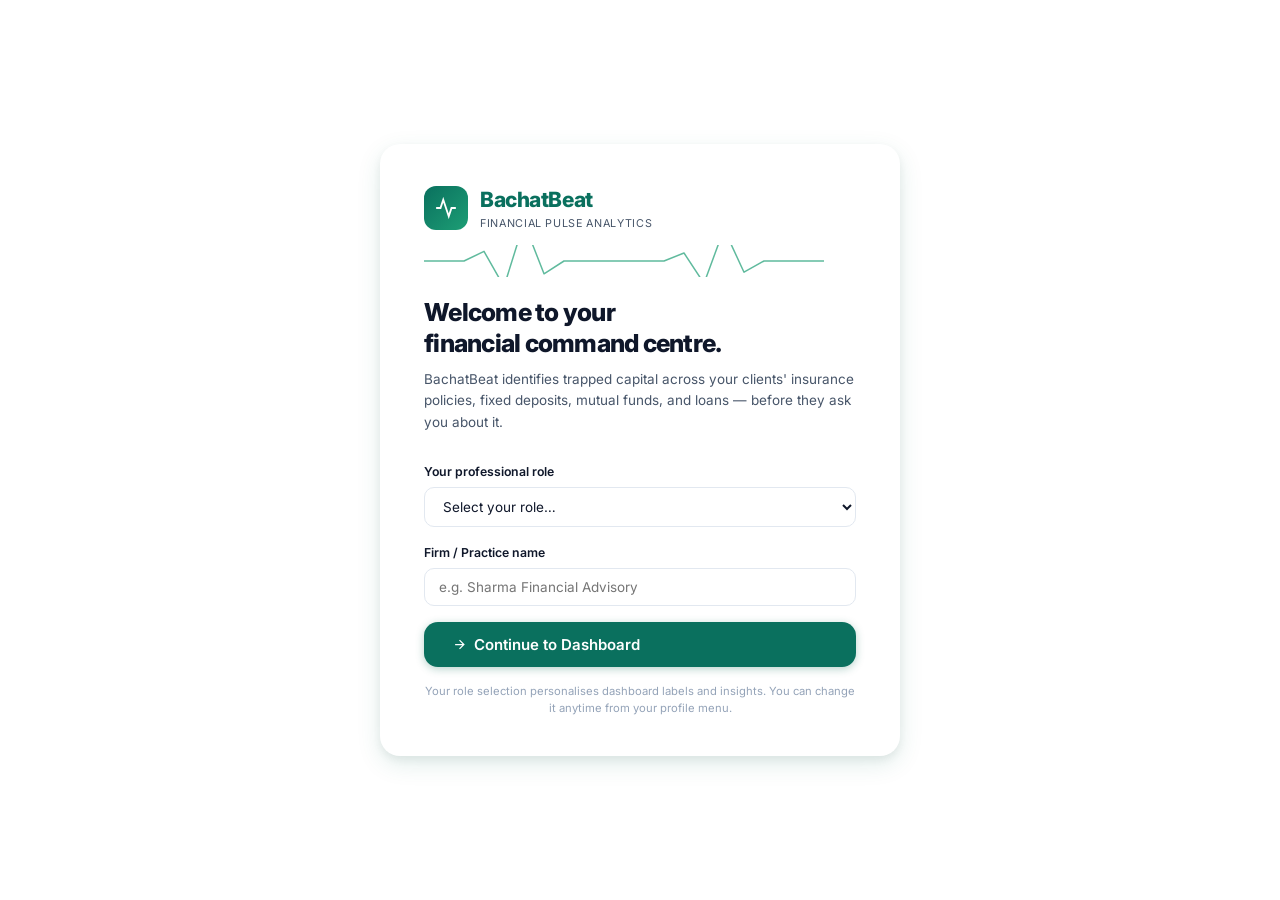
<file: app.html>
<!DOCTYPE html>
<html lang="en">
<head>
  <meta charset="UTF-8"/>
  <meta name="viewport" content="width=device-width, initial-scale=1.0"/>
  <meta name="description" content="BachatBeat — Financial pulse analytics for Indian financial professionals. Identify trapped capital across insurance, FDs, mutual funds, and loans."/>
  <title>BachatBeat — Financial Pulse Analytics</title>
  <link rel="preconnect" href="https://fonts.googleapis.com"/>
  <link rel="preconnect" href="https://fonts.gstatic.com" crossorigin/>
  <link href="https://fonts.googleapis.com/css2?family=Syne:wght@400;600;700;800&family=Barlow+Condensed:ital,wght@0,500;0,700;0,800;0,900;1,700&family=Inter:opsz,wght@14..32,300;14..32,400;14..32,500;14..32,600;14..32,700&family=JetBrains+Mono:wght@400;500;600&display=swap" rel="stylesheet"/>
  <link rel="stylesheet" href="css/base.css"/>
  <link rel="stylesheet" href="css/layout.css"/>
  <link rel="stylesheet" href="css/components.css"/>
  <link rel="stylesheet" href="css/animations.css"/>
  <link rel="stylesheet" href="css/dark-theme.css"/>
  <style>
    /* ── Onboarding-specific styles ─────────────────────── */
    .onboard-card {
      background: var(--color-white);
      border-radius: var(--radius-xl);
      box-shadow: var(--shadow-lg);
      padding: 40px 44px;
      width: 100%;
      max-width: 520px;
    }
    .onboard-logo {
      display: flex;
      align-items: center;
      gap: 12px;
      margin-bottom: 8px;
    }
    .onboard-logo-icon {
      width: 44px;
      height: 44px;
      background: linear-gradient(135deg, var(--color-emerald), var(--color-teal));
      border-radius: 12px;
      display: flex;
      align-items: center;
      justify-content: center;
      flex-shrink: 0;
    }
    .onboard-logo-icon svg {
      width: 22px; height: 22px;
    }
    .onboard-brand {
      font-size: 1.4rem;
      font-weight: 800;
      color: var(--color-emerald);
      letter-spacing: -0.02em;
    }
    .onboard-tagline {
      font-size: 0.72rem;
      color: var(--color-text-muted);
      text-transform: uppercase;
      letter-spacing: 0.06em;
    }
    .onboard-pulse-line {
      margin: 12px 0 20px;
      opacity: 0.7;
    }
    .onboard-hero {
      margin-bottom: 28px;
    }
    .onboard-title {
      font-size: 1.65rem;
      font-weight: 800;
      line-height: 1.25;
      margin-bottom: 10px;
      letter-spacing: -0.03em;
    }
    .onboard-subtitle {
      font-size: 0.9rem;
      color: var(--color-text-muted);
      line-height: 1.6;
    }
    .onboard-form {
      display: flex;
      flex-direction: column;
      gap: 16px;
    }
    .role-preview {
      display: flex;
      align-items: flex-start;
      gap: 8px;
      background: var(--color-green-light);
      border: 1px solid var(--color-emerald);
      border-radius: var(--radius-md);
      padding: 10px 14px;
      animation: fade-up 0.25s ease forwards;
    }
    .role-preview-icon {
      color: var(--color-emerald);
      font-size: 0.9rem;
      flex-shrink: 0;
      margin-top: 2px;
    }
    .role-preview-text {
      font-size: 0.82rem;
      color: var(--color-text);
      line-height: 1.5;
    }
    .onboard-note {
      font-size: 0.75rem;
      color: var(--color-text-faint);
      text-align: center;
      margin-top: 16px;
      line-height: 1.5;
    }
    @media (max-width: 480px) {
      .onboard-card { padding: 24px 20px; }
      .onboard-title { font-size: 1.3rem; }
    }

    /* ── Dashboard-specific ──────────────────────────────── */
    .attention-row {
      display: flex;
      align-items: flex-start;
      gap: 12px;
      padding: 12px 0;
      border-bottom: 1px solid var(--color-border-faint);
      cursor: pointer;
      transition: background var(--transition-fast);
      border-radius: var(--radius-sm);
      padding-left: 4px;
    }
    .attention-row:last-child { border-bottom: none; }
    .attention-row:hover { background: var(--color-sage); }
    .attention-info { flex: 1; }
    .attention-name { font-weight: 700; font-size: 0.9rem; }
    .attention-reason { font-size: 0.8rem; color: var(--color-text-muted); margin-top: 2px; }

    /* ── Client avatar ───────────────────────────────────── */
    .client-avatar {
      width: 36px;
      height: 36px;
      background: linear-gradient(135deg, var(--color-emerald), var(--color-teal));
      border-radius: 50%;
      display: flex;
      align-items: center;
      justify-content: center;
      color: white;
      font-weight: 700;
      font-size: 0.75rem;
      flex-shrink: 0;
    }
    .profile-avatar-lg {
      width: 64px;
      height: 64px;
      background: linear-gradient(135deg, var(--color-emerald), var(--color-teal));
      border-radius: 50%;
      display: flex;
      align-items: center;
      justify-content: center;
      color: white;
      font-weight: 800;
      font-size: 1.3rem;
      flex-shrink: 0;
    }

    /* ── Nav role emphasis ───────────────────────────────── */
    .nav-item.role-emphasis {
      background: rgba(29,158,117,0.15);
    }
    .nav-item.role-emphasis .nav-item-label { color: white; }

    /* ── Screen content area ─────────────────────────────── */
    #screen-content { min-height: calc(100vh - var(--topbar-h)); }
  </style>
</head>
<body>

<!-- ─── Onboarding Overlay ───────────────────────────────── -->
<div id="onboarding-overlay" style="display:none;">
  <div id="onboarding-content"></div>
</div>

<!-- ─── App Shell ─────────────────────────────────────────── -->
<div id="app-shell" style="display:none;">

  <!-- Sidebar -->
  <nav id="sidebar" role="navigation" aria-label="Main navigation">
    <a href="landing.html" class="sidebar-logo" title="Back to Home" style="text-decoration:none">
      <div class="sidebar-logo-icon" aria-hidden="true" style="overflow:hidden;padding:0;border-radius:10px">
        <img src="logo.jpg" alt="BachatBeat" style="width:100%;height:100%;object-fit:cover;display:block"/>
      </div>
      <div class="sidebar-logo-text">
        <div class="sidebar-logo-name" style="font-family:'Syne',sans-serif;font-weight:800;font-size:1.15rem;letter-spacing:-0.03em;color:#fff;">BachatBeat</div>
        <div class="sidebar-logo-tagline">Financial Pulse</div>
      </div>
    </a>

    <div class="sidebar-nav">
      <!-- Main -->
      <div class="nav-group">
        <div class="nav-group-label">Main</div>
        <div class="nav-item" id="nav-dashboard" data-screen="dashboard" onclick="App.navigate('dashboard')" tabindex="0" role="button">
          <div class="nav-item-icon">
            <svg viewBox="0 0 24 24"><rect x="3" y="3" width="7" height="7"/><rect x="14" y="3" width="7" height="7"/><rect x="14" y="14" width="7" height="7"/><rect x="3" y="14" width="7" height="7"/></svg>
          </div>
          <div class="nav-item-label">Dashboard</div>
        </div>
        <div class="nav-item" id="nav-clients" data-screen="clients" onclick="App.navigate('clients')" tabindex="0" role="button">
          <div class="nav-item-icon">
            <svg viewBox="0 0 24 24"><path d="M17 21v-2a4 4 0 0 0-4-4H5a4 4 0 0 0-4 4v2"/><circle cx="9" cy="7" r="4"/><path d="M23 21v-2a4 4 0 0 0-3-3.87"/><path d="M16 3.13a4 4 0 0 1 0 7.75"/></svg>
          </div>
          <div class="nav-item-label">All Clients</div>
        </div>
      </div>

      <!-- Analysis Tools -->
      <div class="nav-group">
        <div class="nav-group-label">Analysis Tools</div>
        <div class="nav-item" id="nav-insurance" data-screen="policy_add" onclick="App.navigate('policy_add',{clientId:'c01'})" tabindex="0" role="button">
          <div class="nav-item-icon">
            <svg viewBox="0 0 24 24"><path d="M12 22s8-4 8-10V5l-8-3-8 3v7c0 6 8 10 8 10z"/></svg>
          </div>
          <div class="nav-item-label" data-nav-label="portfolio">Portfolio Review</div>
        </div>
        <div class="nav-item" data-screen="fd" onclick="App.navigate('fd',{clientId:'c01'})" tabindex="0" role="button">
          <div class="nav-item-icon">
            <svg viewBox="0 0 24 24"><rect x="2" y="5" width="20" height="14" rx="2"/><line x1="2" y1="10" x2="22" y2="10"/></svg>
          </div>
          <div class="nav-item-label">FD Analysis</div>
        </div>
        <div class="nav-item" id="nav-mf" data-screen="mf" onclick="App.navigate('mf',{clientId:'c05'})" tabindex="0" role="button">
          <div class="nav-item-icon">
            <svg viewBox="0 0 24 24"><polyline points="23 6 13.5 15.5 8.5 10.5 1 18"/><polyline points="17 6 23 6 23 12"/></svg>
          </div>
          <div class="nav-item-label" data-nav-label="mf">Investments</div>
        </div>
        <div class="nav-item" data-screen="loans" onclick="App.navigate('loans',{clientId:'c01'})" tabindex="0" role="button">
          <div class="nav-item-icon">
            <svg viewBox="0 0 24 24"><path d="M3 9l9-7 9 7v11a2 2 0 0 1-2 2H5a2 2 0 0 1-2-2z"/></svg>
          </div>
          <div class="nav-item-label">Loan Analysis</div>
        </div>
        <div class="nav-item" id="nav-tax" data-screen="tax" onclick="App.navigate('tax',{clientId:'c01'})" tabindex="0" role="button">
          <div class="nav-item-icon">
            <svg viewBox="0 0 24 24"><path d="M14 2H6a2 2 0 0 0-2 2v16a2 2 0 0 0 2 2h12a2 2 0 0 0 2-2V8z"/><polyline points="14 2 14 8 20 8"/><line x1="16" y1="13" x2="8" y2="13"/><line x1="16" y1="17" x2="8" y2="17"/><polyline points="10 9 9 9 8 9"/></svg>
          </div>
          <div class="nav-item-label" data-nav-label="tax">Tax Snapshot</div>
        </div>
      </div>

      <!-- Monitoring -->
      <div class="nav-group">
        <div class="nav-group-label">Monitoring</div>
        <div class="nav-item" id="nav-alerts" data-screen="alerts" onclick="App.navigate('alerts')" tabindex="0" role="button">
          <div class="nav-item-icon">
            <svg viewBox="0 0 24 24"><path d="M22 17H2a3 3 0 0 0 3-3V9a7 7 0 0 1 14 0v5a3 3 0 0 0 3 3zm-8.27 4a2 2 0 0 1-3.46 0"/></svg>
          </div>
          <div class="nav-item-label">Alerts Feed</div>
          <div class="nav-badge">4</div>
        </div>
      </div>
    </div>

    <div class="sidebar-footer">
      <button class="sidebar-toggle-btn" id="sidebar-toggle" aria-label="Toggle sidebar">
        <svg viewBox="0 0 24 24"><polyline points="15 18 9 12 15 6"/></svg>
      </button>
    </div>
  </nav>

  <!-- Topbar -->
  <header id="topbar" role="banner">
    <!-- Pulse line at bottom of topbar -->
    <div id="topbar-pulse" aria-hidden="true"></div>

    <div class="topbar-search">
      <span class="topbar-search-icon" aria-hidden="true">
        <svg viewBox="0 0 24 24"><circle cx="11" cy="11" r="8"/><line x1="21" y1="21" x2="16.65" y2="16.65"/></svg>
      </span>
      <input type="text" id="topbar-search" placeholder="Search clients, policies…" aria-label="Search"/>
    </div>

    <div class="topbar-spacer"></div>
    <div id="topbar-date" class="topbar-date"></div>
    <div class="topbar-role-badge" id="topbar-role-badge">RIA</div>

    <div class="topbar-profile" id="topbar-profile" role="button" tabindex="0" aria-label="Profile menu" aria-haspopup="true">
      <div class="topbar-avatar" id="profile-avatar" style="background:none;overflow:hidden;border:1.5px solid var(--color-teal)">
        <img src="founder.jpg" alt="Profile" style="width:100%;height:100%;object-fit:cover;display:block"/>
      </div>
      <div class="topbar-profile-info">
        <div class="topbar-profile-name" id="profile-name">Aryan Patel</div>
        <div class="topbar-profile-role" id="profile-role">Founder</div>
      </div>
      <svg width="14" height="14" viewBox="0 0 24 24" fill="none" stroke="currentColor" stroke-width="2" aria-hidden="true">
        <polyline points="6 9 12 15 18 9"/>
      </svg>

      <div class="topbar-profile-dropdown" id="profile-dropdown" role="menu">
        <div class="dropdown-item" onclick="App.navigate('clients')">
          <svg viewBox="0 0 24 24"><path d="M17 21v-2a4 4 0 0 0-4-4H5a4 4 0 0 0-4 4v2"/><circle cx="9" cy="7" r="4"/></svg>
          My Clients
        </div>
        <div class="dropdown-item" onclick="App.navigate('alerts')">
          <svg viewBox="0 0 24 24"><path d="M22 17H2a3 3 0 0 0 3-3V9a7 7 0 0 1 14 0v5a3 3 0 0 0 3 3z"/></svg>
          Alerts &amp; Reminders
        </div>
        <div class="dropdown-divider"></div>
        <div class="dropdown-item" id="change-role-btn">
          <svg viewBox="0 0 24 24"><path d="M20 21v-2a4 4 0 0 0-4-4H8a4 4 0 0 0-4 4v2"/><circle cx="12" cy="7" r="4"/></svg>
          Change Role / Firm
        </div>
      </div>
    </div>
  </header>

  <!-- Main content -->
  <main id="main-content" role="main">
    <div id="screen-content"></div>
  </main>

  <!-- Mobile bottom nav -->
  <nav id="mobile-nav" aria-label="Mobile navigation">
    <div class="mobile-nav-items">
      <div class="mobile-nav-item active" data-screen="dashboard">
        <svg viewBox="0 0 24 24"><rect x="3" y="3" width="7" height="7"/><rect x="14" y="3" width="7" height="7"/><rect x="14" y="14" width="7" height="7"/><rect x="3" y="14" width="7" height="7"/></svg>
        Home
      </div>
      <div class="mobile-nav-item" data-screen="clients">
        <svg viewBox="0 0 24 24"><path d="M17 21v-2a4 4 0 0 0-4-4H5a4 4 0 0 0-4 4v2"/><circle cx="9" cy="7" r="4"/></svg>
        Clients
      </div>
      <div class="mobile-nav-item" data-screen="alerts">
        <svg viewBox="0 0 24 24"><path d="M22 17H2a3 3 0 0 0 3-3V9a7 7 0 0 1 14 0v5a3 3 0 0 0 3 3z"/></svg>
        Alerts
      </div>
      <div class="mobile-nav-item" data-screen="tax">
        <svg viewBox="0 0 24 24"><path d="M14 2H6a2 2 0 0 0-2 2v16a2 2 0 0 0 2 2h12a2 2 0 0 0 2-2V8z"/></svg>
        Tax
      </div>
    </div>
  </nav>
</div>

<!-- ─── Scripts ───────────────────────────────────────────── -->
<script src="js/data.js"></script>
<script src="js/app.js"></script>
<script src="js/screens/onboarding.js"></script>
<script src="js/screens/dashboard.js"></script>
<script src="js/screens/clients.js"></script>
<script src="js/screens/profile.js"></script>
<script src="js/screens/policy.js"></script>
<script src="js/screens/fd_loan_mf.js"></script>
<script src="js/screens/tax_alerts_report.js"></script>
<script>
  // Keyboard nav for sidebar items
  document.querySelectorAll('.nav-item[role="button"]').forEach(el => {
    el.addEventListener('keydown', (e) => {
      if (e.key === 'Enter' || e.key === ' ') { e.preventDefault(); el.click(); }
    });
  });

  // Mock Authentication: update name from localStorage
  const storedUser = localStorage.getItem('bb_user');
  if(storedUser) {
    document.getElementById('profile-name').textContent = storedUser;
    // Keep 'Founder' as role or change it based on logic, leaving as is for now
  }

  // Init app
  window.addEventListener('DOMContentLoaded', () => App.init());
</script>
</body>
</html>
</file>
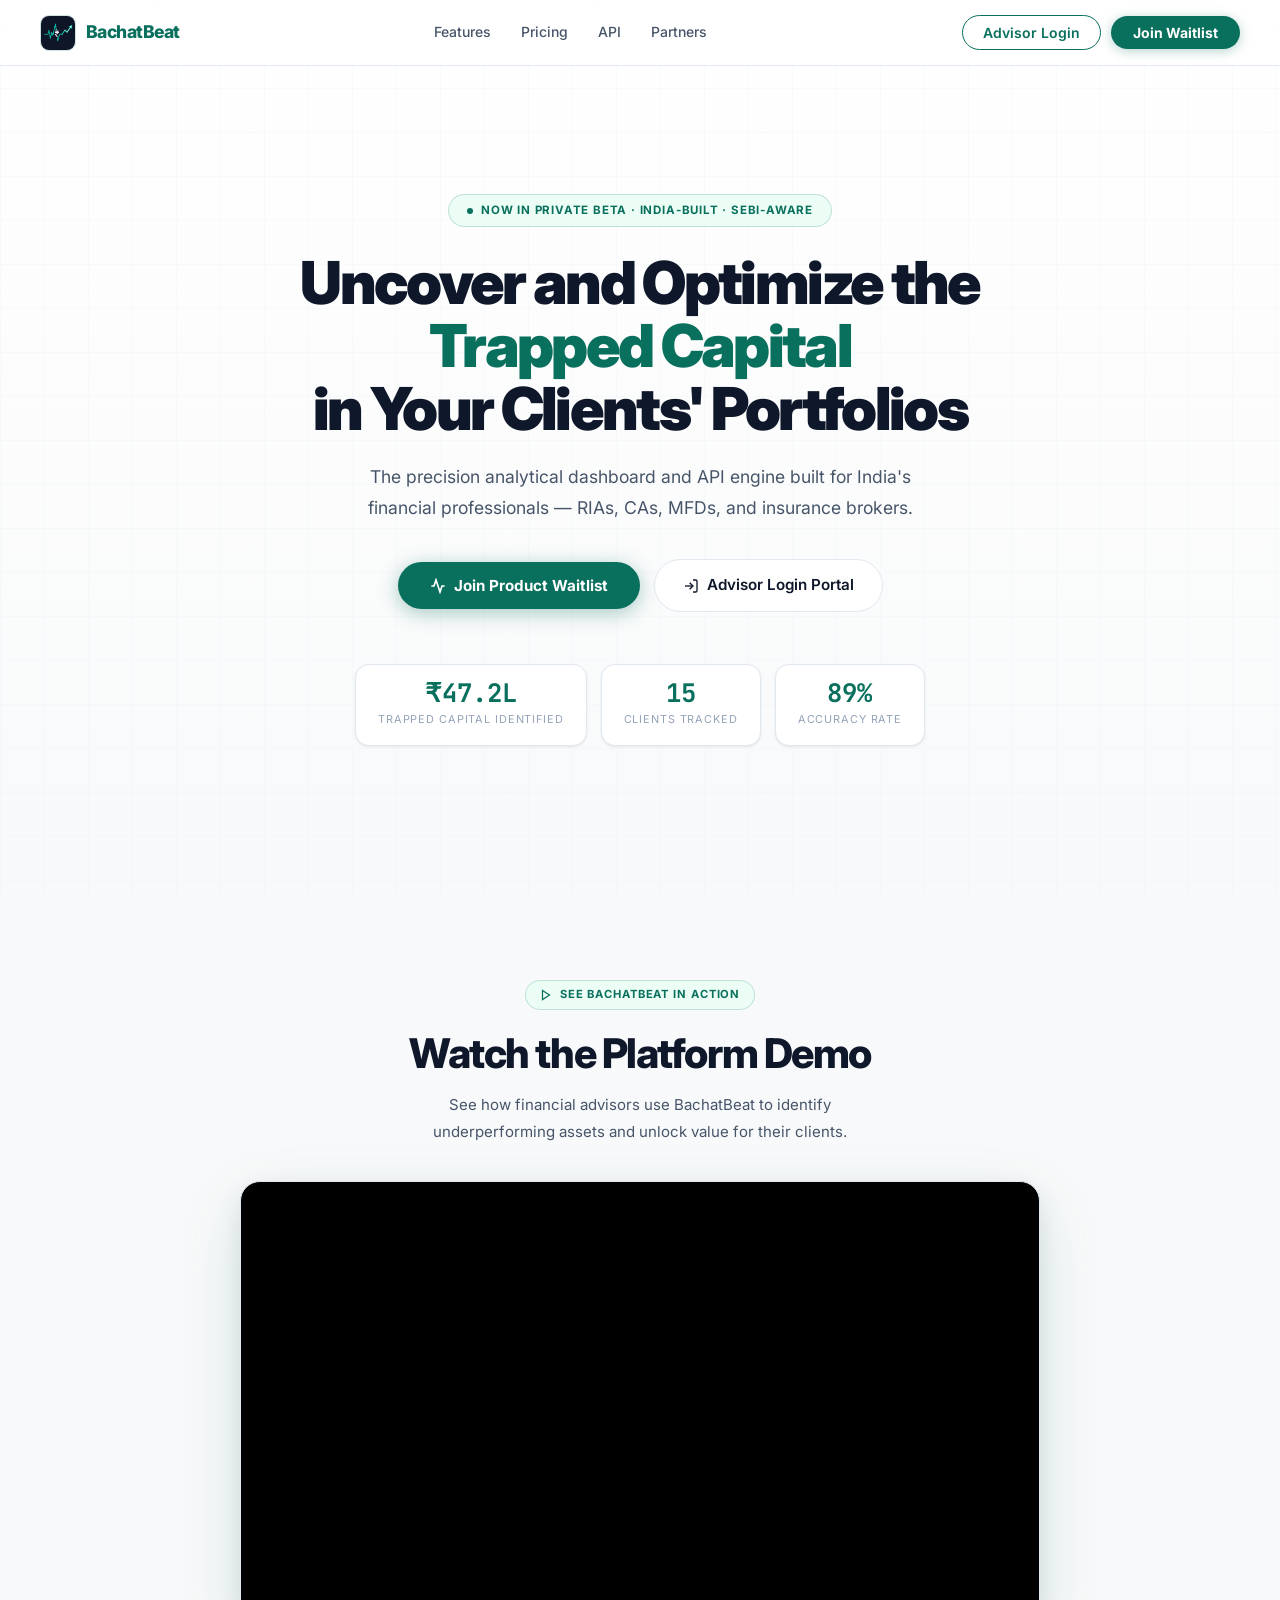
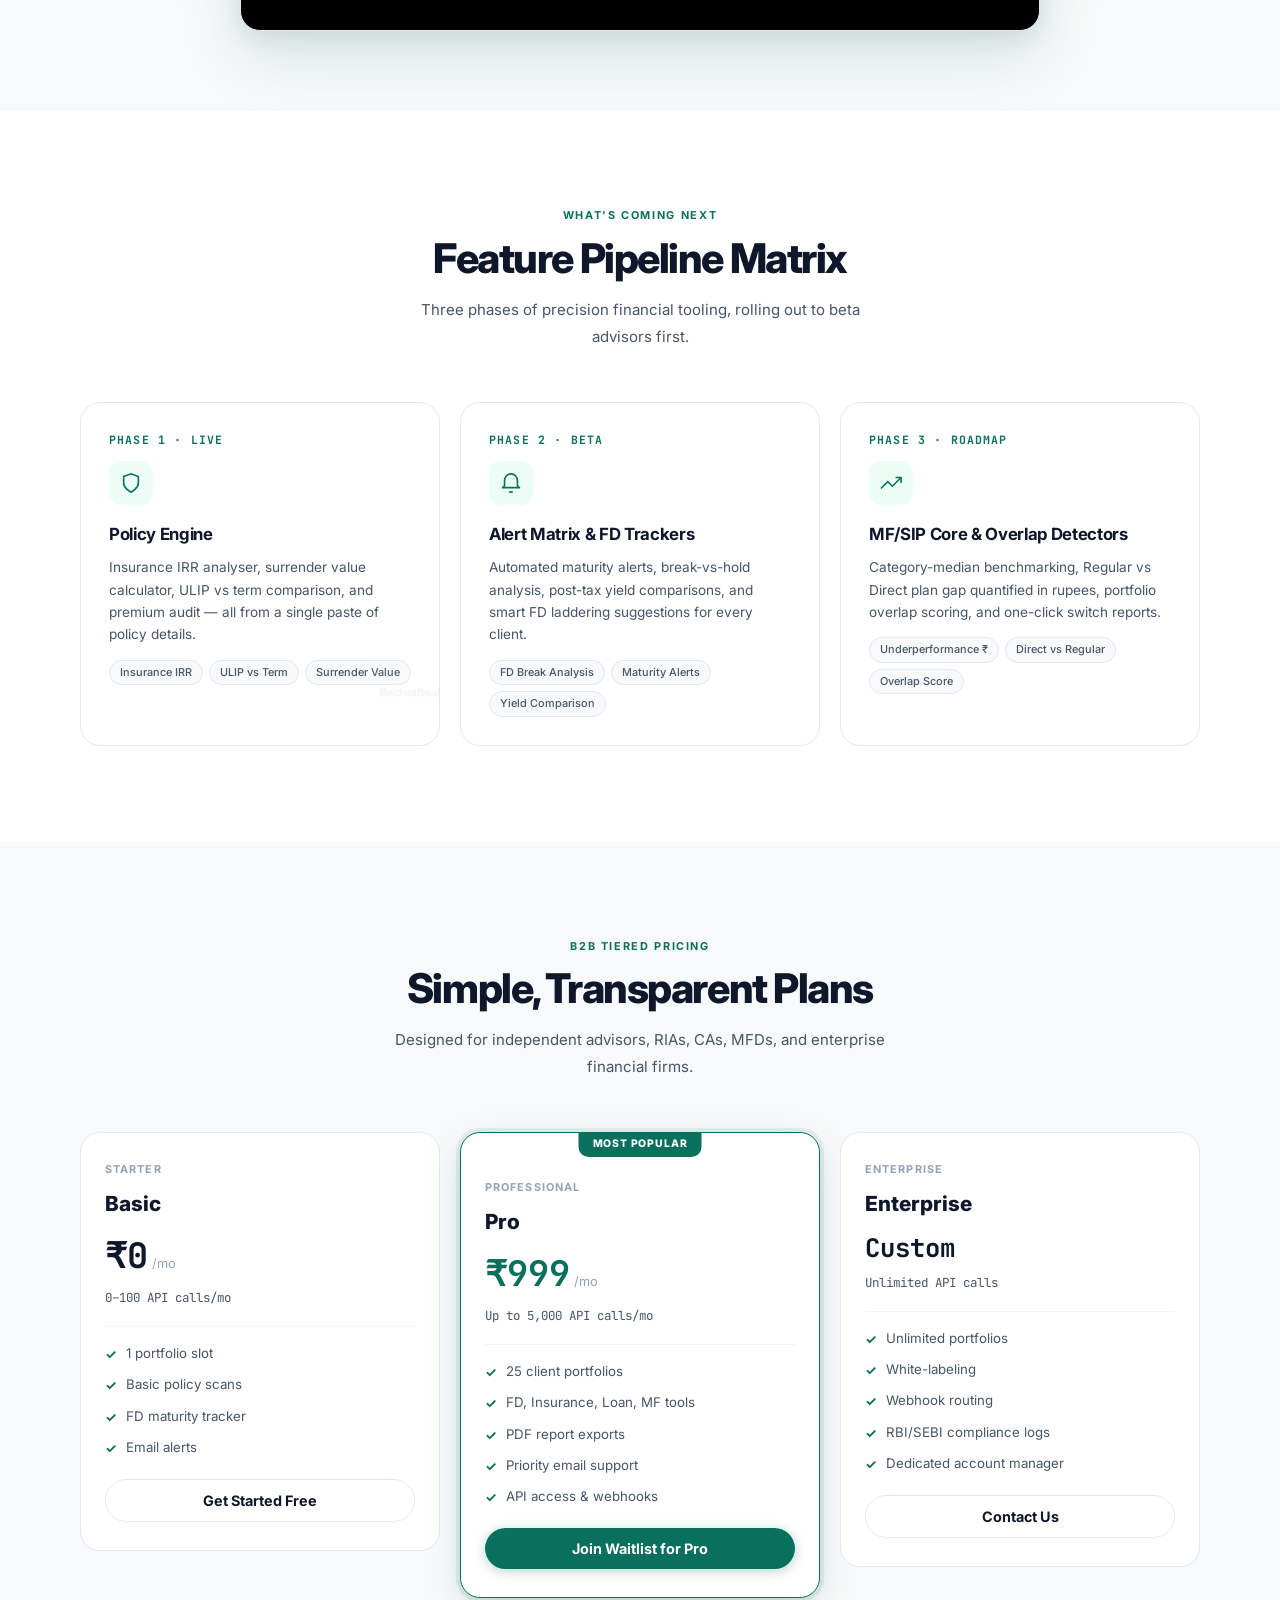
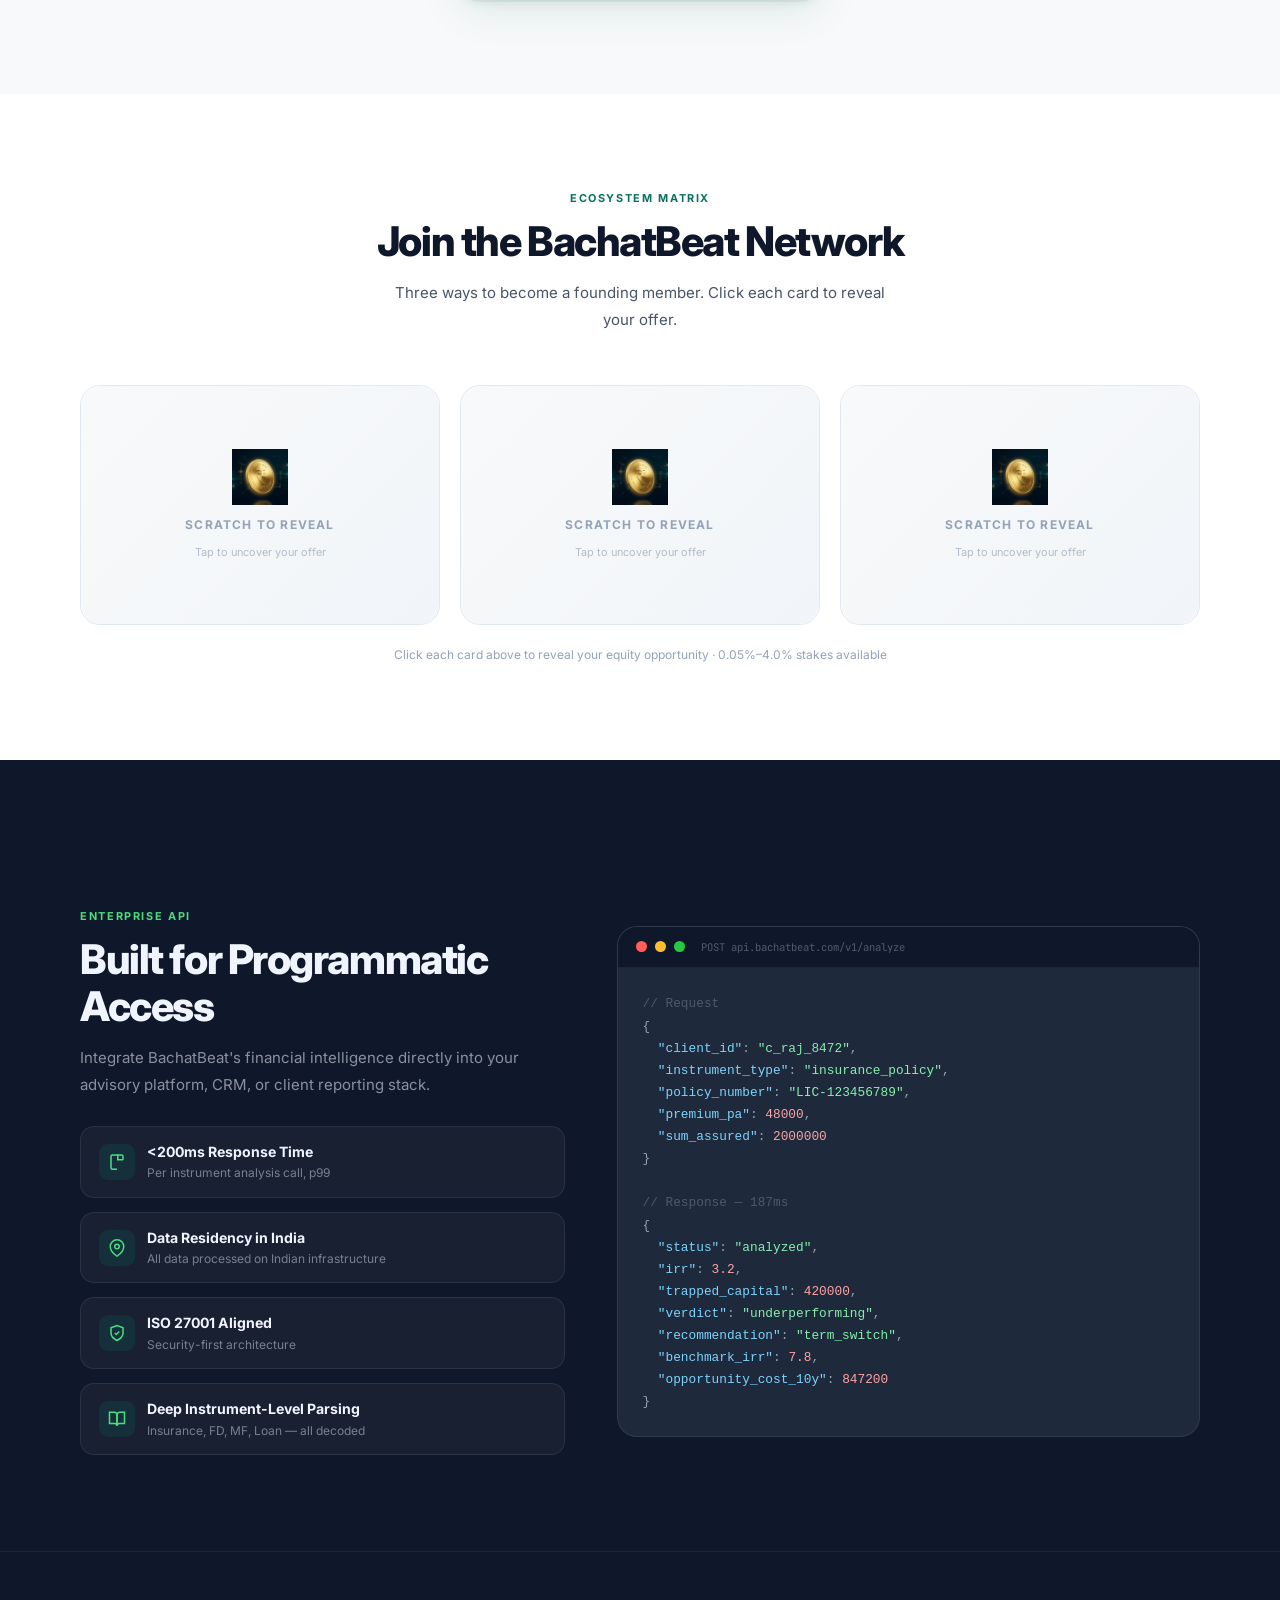
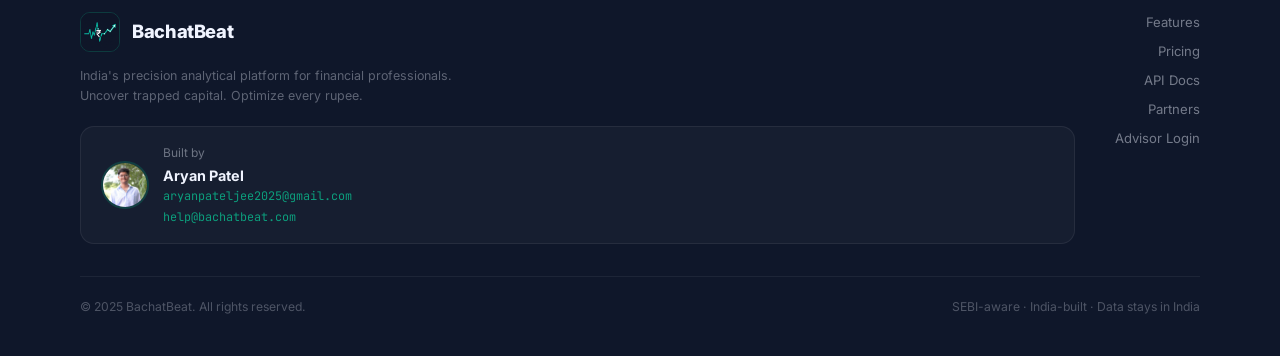
<file: landing.html>
<!DOCTYPE html>
<html lang="en">
<head>
  <meta charset="UTF-8"/>
  <meta name="viewport" content="width=device-width, initial-scale=1.0"/>
  <meta name="description" content="BachatBeat — India's precision analytical dashboard for financial professionals. Uncover trapped capital across insurance, FDs, loans, and mutual funds."/>
  <title>BachatBeat — Uncover Trapped Capital in Your Clients' Portfolios</title>
  <link rel="preconnect" href="https://fonts.googleapis.com"/>
  <link rel="preconnect" href="https://fonts.gstatic.com" crossorigin/>
  <link href="https://fonts.googleapis.com/css2?family=Inter:wght@300;400;500;600;700;800;900&family=JetBrains+Mono:wght@400;500;600;700&display=swap" rel="stylesheet"/>
  <style>
:root{
  --primary:#0A705E;--primary-light:#0D8A72;--primary-pale:#ECFDF5;
  --teal:#1D9E75;--bg:#FFFFFF;--bg2:#F8F9FA;--bg3:#F1F5F9;
  --text:#0F172A;--text-muted:#475569;--text-faint:#94A3B8;
  --amber:#D97706;--amber-light:#FEF3C7;--red:#DC2626;--red-light:#FEE2E2;
  --border:#E2E8F0;--border-faint:#F1F5F9;
  --shadow-sm:0 1px 3px rgba(10,112,94,.07),0 1px 2px rgba(0,0,0,.04);
  --shadow-md:0 4px 16px rgba(10,112,94,.1),0 2px 4px rgba(0,0,0,.05);
  --shadow-lg:0 12px 40px rgba(10,112,94,.12),0 4px 12px rgba(0,0,0,.07);
  --shadow-xl:0 24px 64px rgba(10,112,94,.14),0 8px 24px rgba(0,0,0,.08);
  --r-sm:4px;--r-md:10px;--r-lg:14px;--r-xl:20px;--r-full:999px;
  --fi:'Inter',system-ui,sans-serif;--fm:'JetBrains Mono',monospace;
}
*,*::before,*::after{box-sizing:border-box;margin:0;padding:0}
html{scroll-behavior:smooth;overflow-x:hidden}
body{background:var(--bg);color:var(--text);font-family:var(--fi);line-height:1.6;overflow-x:hidden}
a{color:inherit;text-decoration:none}
button{cursor:pointer;border:none;outline:none;font-family:var(--fi)}
::selection{background:var(--primary);color:#fff}
  </style>
</head>
<body>
  <style>
/* ── SCROLL REVEAL ── */
[data-reveal]{opacity:0;transform:translateY(24px);transition:opacity .65s cubic-bezier(.16,1,.3,1),transform .65s cubic-bezier(.16,1,.3,1)}
[data-reveal="left"]{transform:translateX(-28px)}[data-reveal="right"]{transform:translateX(28px)}
[data-reveal="scale"]{transform:scale(.94)}[data-reveal].vis{opacity:1;transform:none}
[data-d="1"]{transition-delay:.08s}[data-d="2"]{transition-delay:.16s}[data-d="3"]{transition-delay:.24s}
[data-d="4"]{transition-delay:.32s}[data-d="5"]{transition-delay:.40s}[data-d="6"]{transition-delay:.48s}

/* ── NAVBAR ── */
#navbar{
  position:fixed;top:0;left:0;right:0;z-index:1000;
  display:flex;align-items:center;justify-content:space-between;
  padding:0 40px;height:66px;
  background:rgba(255,255,255,.88);
  backdrop-filter:blur(20px);-webkit-backdrop-filter:blur(20px);
  border-bottom:1px solid var(--border);transition:all .3s ease;
}
#navbar.sc{background:rgba(255,255,255,.97);box-shadow:0 2px 24px rgba(10,112,94,.09)}
#navbar-ecg{position:absolute;bottom:0;left:0;right:0;height:2px;overflow:hidden;pointer-events:none}
#navbar-ecg-path{stroke:var(--primary);stroke-width:1.5;fill:none;opacity:.3;stroke-dasharray:2400;stroke-dashoffset:2400;animation:ecgDraw 2.5s ease forwards .4s}
@keyframes ecgDraw{to{stroke-dashoffset:0}}
.nav-logo{display:flex;align-items:center;gap:10px;flex-shrink:0}
.nav-logo-img{width:36px;height:36px;border-radius:9px;overflow:hidden;border:1.5px solid rgba(10,112,94,.2);flex-shrink:0}
.nav-logo-img img{width:100%;height:100%;object-fit:cover;display:block}
.nav-brand{font-size:1.1rem;font-weight:800;color:var(--primary);letter-spacing:-.03em}
.nav-links{display:flex;align-items:center;gap:2px}
@media(max-width:768px){.nav-links{display:none}}
.nav-link{padding:6px 14px;border-radius:var(--r-full);font-size:.875rem;font-weight:500;color:var(--text-muted);transition:all .2s}
.nav-link:hover{color:var(--text);background:var(--bg2)}
.nav-actions{display:flex;align-items:center;gap:10px}
.btn-login{padding:8px 20px;border:1.5px solid var(--primary);color:var(--primary);font-weight:600;font-size:.875rem;border-radius:var(--r-full);background:transparent;transition:all .2s}
.btn-login:hover{background:var(--primary-pale)}
.btn-waitlist{padding:8px 22px;background:var(--primary);color:#fff;font-weight:700;font-size:.875rem;border-radius:var(--r-full);transition:all .22s;box-shadow:0 2px 12px rgba(10,112,94,.3)}
.btn-waitlist:hover{background:var(--primary-light);transform:translateY(-1px);box-shadow:0 4px 20px rgba(10,112,94,.4)}
  </style>
  <style>
/* ── HERO ── */
#hero{
  position:relative;min-height:100vh;
  display:flex;flex-direction:column;align-items:center;justify-content:center;
  text-align:center;padding:120px 24px 80px;
  background:linear-gradient(180deg,#fff 0%,var(--bg2) 100%);overflow:hidden;
}
#ecg-hero{position:absolute;top:0;left:0;right:0;height:60px;overflow:hidden;pointer-events:none}
#ecg-hero-path{stroke:var(--primary);stroke-width:1.5;fill:none;opacity:.2;stroke-dasharray:2800;stroke-dashoffset:2800;animation:ecgDraw 3.2s ease forwards .1s}
#hero::before{content:'';position:absolute;inset:0;background-image:linear-gradient(var(--border-faint,.06) 1px,transparent 1px),linear-gradient(90deg,var(--border-faint,.06) 1px,transparent 1px);background-size:44px 44px;opacity:.45;pointer-events:none}
.hero-badge{display:inline-flex;align-items:center;gap:8px;padding:6px 18px;background:var(--primary-pale);border:1px solid rgba(10,112,94,.2);border-radius:var(--r-full);font-size:.72rem;font-weight:700;color:var(--primary);letter-spacing:.07em;text-transform:uppercase;margin-bottom:24px;position:relative;z-index:1}
.pdot{width:6px;height:6px;background:var(--primary);border-radius:50%;animation:blink 2s infinite;flex-shrink:0}
@keyframes blink{0%,100%{opacity:1;transform:scale(1)}50%{opacity:.35;transform:scale(.55)}}
.hero-headline{font-size:clamp(2rem,5.2vw,3.7rem);font-weight:900;line-height:1.07;letter-spacing:-.045em;color:var(--text);max-width:840px;margin:0 auto 20px;position:relative;z-index:1}
.hero-headline .hl{color:var(--primary)}
.hero-sub{font-size:clamp(.92rem,1.6vw,1.1rem);color:var(--text-muted);max-width:560px;margin:0 auto 36px;line-height:1.78;position:relative;z-index:1}
.hero-ctas{display:flex;align-items:center;justify-content:center;gap:14px;flex-wrap:wrap;position:relative;z-index:1;margin-bottom:52px}
.btn-hero-p{display:inline-flex;align-items:center;gap:8px;padding:14px 32px;background:var(--primary);color:#fff;font-weight:700;font-size:.95rem;border-radius:var(--r-full);transition:all .25s;box-shadow:0 4px 20px rgba(10,112,94,.35)}
.btn-hero-p:hover{background:var(--primary-light);transform:translateY(-2px);box-shadow:0 8px 32px rgba(10,112,94,.45)}
.btn-hero-s{display:inline-flex;align-items:center;gap:8px;padding:13px 28px;border:1.5px solid var(--border);color:var(--text);font-weight:600;font-size:.95rem;border-radius:var(--r-full);background:#fff;transition:all .25s}
.btn-hero-s:hover{border-color:var(--primary);color:var(--primary)}
.stat-chips{display:flex;align-items:center;justify-content:center;gap:14px;flex-wrap:wrap;position:relative;z-index:1}
.stat-chip{background:#fff;border:1px solid var(--border);border-radius:var(--r-lg);padding:16px 22px;text-align:center;box-shadow:var(--shadow-sm);transition:all .3s}
.stat-chip:hover{border-color:rgba(10,112,94,.3);box-shadow:var(--shadow-md);transform:translateY(-2px)}
.stat-chip-num{font-family:var(--fm);font-size:1.6rem;font-weight:700;color:var(--primary);line-height:1}
.stat-chip-lbl{font-size:.68rem;color:var(--text-faint);text-transform:uppercase;letter-spacing:.08em;margin-top:5px}
  </style>
  <style>
/* ── LAYOUT HELPERS ── */
.ctr{max-width:1120px;margin:0 auto}
.sec{padding:96px 24px}
.sec-alt{background:var(--bg2)}
.sec-label{font-size:.68rem;font-weight:700;letter-spacing:.15em;text-transform:uppercase;color:var(--primary);margin-bottom:10px}
.sec-title{font-size:clamp(1.8rem,3.2vw,2.6rem);font-weight:800;line-height:1.15;letter-spacing:-.035em;margin-bottom:14px;color:var(--text)}
.sec-sub{color:var(--text-muted);font-size:.94rem;max-width:500px;line-height:1.8}
.tc{text-align:center}.tc .sec-sub{margin-left:auto;margin-right:auto}

/* ── VIDEO SECTION ── */
#video-section{background:var(--bg2);padding:80px 24px}
.video-label{display:inline-flex;align-items:center;gap:8px;padding:5px 14px;background:var(--primary-pale);border:1px solid rgba(10,112,94,.2);border-radius:var(--r-full);font-size:.7rem;font-weight:700;color:var(--primary);letter-spacing:.08em;text-transform:uppercase;margin-bottom:20px}
.video-wrap{max-width:800px;margin:0 auto;border-radius:var(--r-xl);overflow:hidden;border:1px solid var(--border);box-shadow:var(--shadow-xl);aspect-ratio:16/9;background:#000}
.video-wrap video{width:100%;height:100%;object-fit:cover;display:block}

/* ── FEATURE PIPELINE ── */
.phase-grid{display:grid;grid-template-columns:repeat(3,1fr);gap:20px;margin-top:52px}
@media(max-width:860px){.phase-grid{grid-template-columns:1fr}}
.phase-card{background:#fff;border:1px solid var(--border);border-radius:var(--r-xl);padding:28px;position:relative;overflow:hidden;transition:all .3s}
.phase-card:hover{border-color:rgba(10,112,94,.3);box-shadow:var(--shadow-md);transform:translateY(-4px)}
.phase-card::before{content:'';position:absolute;top:0;left:0;right:0;height:3px;background:linear-gradient(90deg,var(--primary),var(--teal));opacity:0;transition:opacity .3s}
.phase-card:hover::before{opacity:1}
.phase-num{font-family:var(--fm);font-size:.72rem;font-weight:700;color:var(--primary);letter-spacing:.1em;text-transform:uppercase;margin-bottom:12px}
.phase-icon{width:44px;height:44px;background:var(--primary-pale);border-radius:12px;display:flex;align-items:center;justify-content:center;margin-bottom:16px}
.phase-icon svg{width:22px;height:22px;stroke:var(--primary);stroke-width:1.75;fill:none}
.phase-card h3{font-size:1.05rem;font-weight:700;margin-bottom:8px;letter-spacing:-.02em}
.phase-card p{font-size:.85rem;color:var(--text-muted);line-height:1.65}
.phase-tags{display:flex;flex-wrap:wrap;gap:6px;margin-top:14px}
.phase-tag{padding:3px 10px;background:var(--bg2);border:1px solid var(--border);border-radius:var(--r-full);font-size:.68rem;color:var(--text-muted);font-weight:500}
.phase-font-asset{position:absolute;bottom:-12px;right:-12px;width:84px;opacity:.06;pointer-events:none}
  </style>
  <style>
/* ── PRICING ── */
.price-grid{display:grid;grid-template-columns:repeat(3,1fr);gap:20px;margin-top:52px;align-items:start}
@media(max-width:860px){.price-grid{grid-template-columns:1fr;max-width:440px;margin-left:auto;margin-right:auto}}
.price-card{background:#fff;border:1px solid var(--border);border-radius:var(--r-xl);padding:28px 24px;position:relative;overflow:hidden;transition:all .3s}
.price-card:hover{box-shadow:var(--shadow-lg);transform:translateY(-4px)}
.price-card.pop{border-color:var(--primary);box-shadow:0 0 0 4px rgba(10,112,94,.08),var(--shadow-lg)}
.pop-badge{position:absolute;top:-1px;left:50%;transform:translateX(-50%);background:var(--primary);color:#fff;font-size:.65rem;font-weight:800;letter-spacing:.08em;text-transform:uppercase;padding:4px 14px;border-radius:0 0 var(--r-md) var(--r-md)}
.ptier{font-size:.68rem;font-weight:700;letter-spacing:.1em;text-transform:uppercase;color:var(--text-faint);margin-bottom:8px}
.pname{font-size:1.3rem;font-weight:800;margin-bottom:8px;color:var(--text)}
.pprice{display:flex;align-items:baseline;gap:2px;margin-bottom:4px}
.pprice-n{font-family:var(--fm);font-size:2.2rem;font-weight:700;color:var(--text)}
.pprice-period{font-size:.8rem;color:var(--text-faint);margin-left:2px}
.papi{font-size:.78rem;color:var(--text-muted);margin-bottom:18px;font-family:var(--fm)}
.pdivider{height:1px;background:var(--border-faint);margin:16px 0}
.pfts{display:flex;flex-direction:column;gap:9px}
.pft{display:flex;align-items:flex-start;gap:9px;font-size:.83rem;color:var(--text-muted)}
.pft-check{color:var(--primary);font-weight:700;flex-shrink:0;margin-top:1px}
.btn-price{width:100%;padding:12px;border-radius:var(--r-full);font-weight:700;font-size:.9rem;margin-top:20px;transition:all .2s}
.btn-price-p{background:var(--primary);color:#fff;box-shadow:0 2px 12px rgba(10,112,94,.3)}
.btn-price-p:hover{background:var(--primary-light);transform:translateY(-1px)}
.btn-price-s{background:#fff;border:1.5px solid var(--border);color:var(--text)}
.btn-price-s:hover{border-color:var(--primary);color:var(--primary)}

/* ── SCRATCH TO REVEAL ── */
.equity-grid{display:grid;grid-template-columns:repeat(3,1fr);gap:20px;margin-top:52px}
@media(max-width:860px){.equity-grid{grid-template-columns:1fr;max-width:440px;margin-left:auto;margin-right:auto}}
.eq-card{background:#fff;border:1px solid var(--border);border-radius:var(--r-xl);padding:28px;position:relative;overflow:hidden;cursor:pointer;transition:all .3s;min-height:240px;-webkit-user-select:none;user-select:none}
.eq-card:hover{border-color:rgba(10,112,94,.25);box-shadow:var(--shadow-md)}
.eq-scratch{position:absolute;inset:0;z-index:2;background:linear-gradient(135deg,var(--bg2),var(--border-faint));display:flex;flex-direction:column;align-items:center;justify-content:center;gap:10px;border-radius:var(--r-xl);transition:opacity .5s ease,transform .5s ease}
.eq-scratch-coin{width:56px;height:56px;animation:coinBob 2s ease-in-out infinite}
@keyframes coinBob{0%,100%{transform:translateY(0) rotate(-3deg)}50%{transform:translateY(-6px) rotate(3deg)}}
.eq-scratch-text{font-size:.75rem;font-weight:700;color:var(--text-faint);letter-spacing:.1em;text-transform:uppercase}
.eq-scratch-sub{font-size:.68rem;color:var(--text-faint);opacity:.7}
.eq-revealed{position:absolute;inset:0;z-index:1;padding:28px;opacity:0;transform:scale(.96);transition:opacity .5s ease,transform .5s ease}
.eq-card.revealed .eq-scratch{opacity:0;transform:scale(1.08);pointer-events:none}
.eq-card.revealed .eq-revealed{opacity:1;transform:none}
.eq-tag{display:inline-block;padding:3px 10px;background:var(--primary-pale);border-radius:var(--r-full);font-size:.67rem;font-weight:700;color:var(--primary);letter-spacing:.07em;text-transform:uppercase;margin-bottom:12px}
.eq-equity{font-family:var(--fm);font-size:1.8rem;font-weight:700;color:var(--primary);margin-bottom:4px}
.eq-role{font-size:1rem;font-weight:700;color:var(--text);margin-bottom:8px}
.eq-desc{font-size:.85rem;color:var(--text-muted);line-height:1.6}
.eq-coin-decor{position:absolute;bottom:16px;right:16px;width:36px;opacity:.1;pointer-events:none}
.eq-click-hint{text-align:center;margin-top:20px;font-size:.75rem;color:var(--text-faint)}
  </style>
  <style>
/* ── API SPEC SECTION ── */
#api-spec{background:#0F172A;color:#f0f4ff;padding:96px 24px}
#api-spec .sec-label{color:#4ADE80}
#api-spec .sec-title{color:#f0f4ff}
#api-spec .sec-sub{color:rgba(240,244,255,.55)}
.api-layout{display:grid;grid-template-columns:1fr 1.2fr;gap:52px;align-items:center;margin-top:52px}
@media(max-width:800px){.api-layout{grid-template-columns:1fr;gap:36px}}
.api-badges{display:flex;flex-direction:column;gap:14px;margin-top:28px}
.api-badge{display:flex;align-items:center;gap:12px;padding:14px 18px;background:rgba(255,255,255,.04);border:1px solid rgba(255,255,255,.08);border-radius:var(--r-lg)}
.api-badge-icon{width:36px;height:36px;background:rgba(10,112,94,.2);border-radius:9px;display:flex;align-items:center;justify-content:center;flex-shrink:0}
.api-badge-icon svg{width:18px;height:18px;stroke:#4ADE80;stroke-width:2;fill:none}
.api-badge-title{font-size:.88rem;font-weight:700;color:#f0f4ff}
.api-badge-sub{font-size:.75rem;color:rgba(240,244,255,.45)}
.code-card{background:#1E293B;border:1px solid rgba(255,255,255,.08);border-radius:var(--r-xl);overflow:hidden}
.code-bar{background:#0F172A;padding:12px 18px;display:flex;align-items:center;gap:8px;border-bottom:1px solid rgba(255,255,255,.06)}
.code-dot{width:11px;height:11px;border-radius:50%}
.code-url{font-family:var(--fm);font-size:.66rem;color:rgba(240,244,255,.3);margin-left:8px}
.code-body{padding:24px;overflow-x:auto}
pre{font-family:var(--fm);font-size:.8rem;line-height:1.65;color:#94A3B8;white-space:pre;margin:0}
.c-key{color:#7DD3FC}.c-str{color:#86EFAC}.c-num{color:#FCA5A5}.c-comment{color:rgba(148,163,184,.4)}

/* ── FOOTER ── */
footer{background:#0F172A;color:rgba(240,244,255,.6);padding:60px 24px 40px;border-top:1px solid rgba(255,255,255,.06)}
.footer-inner{max-width:1120px;margin:0 auto;display:grid;grid-template-columns:1fr auto;gap:40px;align-items:start}
@media(max-width:640px){.footer-inner{grid-template-columns:1fr}}
.footer-brand{display:flex;align-items:center;gap:12px;margin-bottom:14px}
.footer-logo{width:40px;height:40px;border-radius:10px;overflow:hidden;border:1.5px solid rgba(10,112,94,.4);flex-shrink:0}
.footer-logo img{width:100%;height:100%;object-fit:cover;display:block}
.footer-name{font-size:1.15rem;font-weight:800;color:#f0f4ff;letter-spacing:-.02em}
.footer-tagline{font-size:.78rem;color:rgba(240,244,255,.35);margin-top:8px;line-height:1.6}
.footer-founder{display:flex;align-items:center;gap:14px;background:rgba(255,255,255,.03);border:1px solid rgba(255,255,255,.07);border-radius:var(--r-lg);padding:16px 20px;margin-top:20px}
.founder-photo{width:48px;height:48px;border-radius:50%;overflow:hidden;border:2px solid rgba(10,112,94,.4);flex-shrink:0}
.founder-photo img{width:100%;height:100%;object-fit:cover;display:block}
.founder-info-title{font-size:.75rem;color:rgba(240,244,255,.4);margin-bottom:2px}
.founder-info-name{font-size:.9rem;font-weight:700;color:#f0f4ff}
.founder-info-email{font-size:.74rem;color:rgba(10,200,150,.75);font-family:var(--fm)}
.footer-links{display:flex;flex-direction:column;gap:8px;text-align:right}
@media(max-width:640px){.footer-links{text-align:left}}
.footer-link{font-size:.82rem;color:rgba(240,244,255,.45);transition:color .2s}
.footer-link:hover{color:rgba(10,200,150,.8)}
.footer-copy{max-width:1120px;margin:32px auto 0;padding-top:20px;border-top:1px solid rgba(255,255,255,.06);display:flex;align-items:center;justify-content:space-between;flex-wrap:wrap;gap:12px;font-size:.76rem;color:rgba(240,244,255,.28)}

/* ── WAITLIST MODAL ── */
#modal-overlay{position:fixed;inset:0;background:rgba(15,23,42,.55);z-index:9999;display:none;align-items:center;justify-content:center;padding:20px;backdrop-filter:blur(4px)}
#modal-overlay.open{display:flex}
.modal{background:#fff;border-radius:var(--r-xl);padding:36px;max-width:440px;width:100%;box-shadow:var(--shadow-xl);position:relative}
.modal-close{position:absolute;top:16px;right:16px;width:32px;height:32px;border-radius:50%;background:var(--bg2);display:flex;align-items:center;justify-content:center;cursor:pointer;color:var(--text-muted);transition:all .2s}
.modal-close:hover{background:var(--border);color:var(--text)}
.modal h2{font-size:1.4rem;font-weight:800;margin-bottom:6px;letter-spacing:-.025em}
.modal p{font-size:.88rem;color:var(--text-muted);margin-bottom:22px;line-height:1.6}
.modal-field{margin-bottom:14px}
.modal-label{font-size:.75rem;font-weight:600;color:var(--text-muted);margin-bottom:5px;display:block}
.modal-input{width:100%;padding:10px 14px;border:1.5px solid var(--border);border-radius:var(--r-md);font-size:.88rem;color:var(--text);font-family:var(--fi);transition:all .2s}
.modal-input:focus{outline:none;border-color:var(--primary);box-shadow:0 0 0 3px rgba(10,112,94,.1)}
.modal-select{appearance:none;background-image:url("data:image/svg+xml,%3Csvg xmlns='http://www.w3.org/2000/svg' width='12' height='12' viewBox='0 0 24 24' fill='none' stroke='%23475569' stroke-width='2'%3E%3Cpolyline points='6 9 12 15 18 9'/%3E%3C/svg%3E");background-repeat:no-repeat;background-position:right 13px center;padding-right:36px}
.btn-modal{width:100%;padding:12px;background:var(--primary);color:#fff;font-weight:700;font-size:.92rem;border-radius:var(--r-full);margin-top:6px;transition:all .2s;box-shadow:0 2px 12px rgba(10,112,94,.3)}
.btn-modal:hover{background:var(--primary-light)}
.modal-success{display:none;text-align:center;padding:16px 0}
.modal-success-icon{font-size:2.5rem;margin-bottom:12px}
.modal-success h3{font-size:1.2rem;font-weight:800;margin-bottom:8px}
.modal-success p{font-size:.88rem;color:var(--text-muted)}
  </style>

<!-- ─── NAVBAR ──────────────────────────────────────────── -->
<nav id="navbar" role="navigation" aria-label="Main navigation">
  <a href="landing.html" class="nav-logo" aria-label="BachatBeat Home">
    <div class="nav-logo-img">
      <img src="logo.jpg" alt="BachatBeat logo"/>
    </div>
    <span class="nav-brand">BachatBeat</span>
  </a>
  <div class="nav-links">
    <a href="#features" class="nav-link">Features</a>
    <a href="#pricing" class="nav-link">Pricing</a>
    <a href="#api-spec" class="nav-link">API</a>
    <a href="#ecosystem" class="nav-link">Partners</a>
  </div>
  <div class="nav-actions">
    <button class="btn-login" onclick="window.location.href='app.html'" aria-label="Advisor Login">Advisor Login</button>
    <button class="btn-waitlist" onclick="openModal()" aria-label="Join Waitlist">Join Waitlist</button>
  </div>
  <div id="navbar-ecg" aria-hidden="true">
    <svg width="100%" height="2" viewBox="0 0 1400 2" preserveAspectRatio="none">
      <path id="navbar-ecg-path" d="M0,1 L100,1 L115,1 L120,-4 L125,6 L130,-10 L135,4 L140,1 L600,1 L610,-3 L615,5 L620,-8 L625,3 L630,1 L1400,1"/>
    </svg>
  </div>
</nav>

<!-- ─── HERO ──────────────────────────────────────────────── -->
<section id="hero" aria-labelledby="hero-headline">
  <div id="ecg-hero" aria-hidden="true">
    <svg width="100%" height="60" viewBox="0 0 1400 60" preserveAspectRatio="none">
      <path id="ecg-hero-path" d="M0,30 L120,30 L140,30 L150,10 L160,48 L170,-8 L180,38 L190,30 L600,30 L620,30 L630,12 L640,46 L650,-6 L660,36 L670,30 L1200,30 L1210,18 L1220,40 L1230,8 L1240,38 L1250,30 L1400,30"/>
    </svg>
  </div>
  <div class="hero-badge" data-reveal>
    <span class="pdot" aria-hidden="true"></span>
    Now in private beta · India-built · SEBI-aware
  </div>
  <h1 class="hero-headline" id="hero-headline" data-reveal data-d="1">
    Uncover and Optimize the<br/><span class="hl">Trapped Capital</span><br/>in Your Clients' Portfolios
  </h1>
  <p class="hero-sub" data-reveal data-d="2">
    The precision analytical dashboard and API engine built for India's financial professionals — RIAs, CAs, MFDs, and insurance brokers.
  </p>
  <div class="hero-ctas" data-reveal data-d="3">
    <button class="btn-hero-p" onclick="openModal()" aria-label="Join Product Waitlist">
      <svg width="16" height="16" viewBox="0 0 24 24" fill="none" stroke="currentColor" stroke-width="2.5" aria-hidden="true"><polyline points="22 12 18 12 15 21 9 3 6 12 2 12"/></svg>
      Join Product Waitlist
    </button>
    <a href="app.html" class="btn-hero-s" aria-label="Advisor Login Portal">
      <svg width="16" height="16" viewBox="0 0 24 24" fill="none" stroke="currentColor" stroke-width="2" aria-hidden="true"><path d="M15 3h4a2 2 0 0 1 2 2v14a2 2 0 0 1-2 2h-4"/><polyline points="10 17 15 12 10 7"/><line x1="15" y1="12" x2="3" y2="12"/></svg>
      Advisor Login Portal
    </a>
  </div>
  <div class="stat-chips" data-reveal data-d="4">
    <div class="stat-chip">
      <div class="stat-chip-num">₹47.2L</div>
      <div class="stat-chip-lbl">Trapped Capital Identified</div>
    </div>
    <div class="stat-chip">
      <div class="stat-chip-num">15</div>
      <div class="stat-chip-lbl">Clients Tracked</div>
    </div>
    <div class="stat-chip">
      <div class="stat-chip-num">89%</div>
      <div class="stat-chip-lbl">Accuracy Rate</div>
    </div>
  </div>
</section>

<!-- ─── VIDEO ────────────────────────────────────────────── -->
<section id="video-section" aria-labelledby="video-title">
  <div class="ctr tc">
    <div class="video-label" data-reveal>
      <svg width="12" height="12" viewBox="0 0 24 24" fill="none" stroke="currentColor" stroke-width="2.5" aria-hidden="true"><polygon points="5 3 19 12 5 21 5 3"/></svg>
      See BachatBeat in Action
    </div>
    <h2 class="sec-title" id="video-title" data-reveal data-d="1">Watch the Platform Demo</h2>
    <p class="sec-sub" data-reveal data-d="2">See how financial advisors use BachatBeat to identify underperforming assets and unlock value for their clients.</p>
    <div style="margin-top:36px" data-reveal data-d="3">
      <div class="video-wrap">
        <video autoplay muted loop playsinline preload="auto" aria-label="BachatBeat platform demo video">
          <source src="A_second_continuous_brand_v.mp4" type="video/mp4"/>
          <source src="video/bachatbeat-brand.mp4" type="video/mp4"/>
          Your browser does not support the video tag.
        </video>
      </div>
    </div>
  </div>
</section>

<!-- ─── FEATURE PIPELINE ─────────────────────────────────── -->
<section id="features" class="sec" aria-labelledby="features-title">
  <div class="ctr">
    <div class="tc">
      <div class="sec-label" data-reveal>What's Coming Next</div>
      <h2 class="sec-title" id="features-title" data-reveal data-d="1">Feature Pipeline Matrix</h2>
      <p class="sec-sub" data-reveal data-d="2">Three phases of precision financial tooling, rolling out to beta advisors first.</p>
    </div>
    <div class="phase-grid">
      <div class="phase-card" data-reveal data-d="2">
        <div class="phase-num">Phase 1 · Live</div>
        <div class="phase-icon" aria-hidden="true"><svg viewBox="0 0 24 24"><path d="M12 22s8-4 8-10V5l-8-3-8 3v7c0 6 8 10 8 10z"/></svg></div>
        <h3>Policy Engine</h3>
        <p>Insurance IRR analyser, surrender value calculator, ULIP vs term comparison, and premium audit — all from a single paste of policy details.</p>
        <div class="phase-tags">
          <span class="phase-tag">Insurance IRR</span>
          <span class="phase-tag">ULIP vs Term</span>
          <span class="phase-tag">Surrender Value</span>
        </div>
        <img src="bachatbeat-font.png" alt="" class="phase-font-asset" aria-hidden="true"/>
      </div>
      <div class="phase-card" data-reveal data-d="3">
        <div class="phase-num">Phase 2 · Beta</div>
        <div class="phase-icon" aria-hidden="true"><svg viewBox="0 0 24 24"><path d="M22 17H2a3 3 0 0 0 3-3V9a7 7 0 0 1 14 0v5a3 3 0 0 0 3 3zm-8.27 4a2 2 0 0 1-3.46 0"/></svg></div>
        <h3>Alert Matrix &amp; FD Trackers</h3>
        <p>Automated maturity alerts, break-vs-hold analysis, post-tax yield comparisons, and smart FD laddering suggestions for every client.</p>
        <div class="phase-tags">
          <span class="phase-tag">FD Break Analysis</span>
          <span class="phase-tag">Maturity Alerts</span>
          <span class="phase-tag">Yield Comparison</span>
        </div>
      </div>
      <div class="phase-card" data-reveal data-d="4">
        <div class="phase-num">Phase 3 · Roadmap</div>
        <div class="phase-icon" aria-hidden="true"><svg viewBox="0 0 24 24"><polyline points="23 6 13.5 15.5 8.5 10.5 1 18"/><polyline points="17 6 23 6 23 12"/></svg></div>
        <h3>MF/SIP Core &amp; Overlap Detectors</h3>
        <p>Category-median benchmarking, Regular vs Direct plan gap quantified in rupees, portfolio overlap scoring, and one-click switch reports.</p>
        <div class="phase-tags">
          <span class="phase-tag">Underperformance ₹</span>
          <span class="phase-tag">Direct vs Regular</span>
          <span class="phase-tag">Overlap Score</span>
        </div>
      </div>
    </div>
  </div>
</section>

<!-- ─── PRICING ──────────────────────────────────────────── -->
<section id="pricing" class="sec sec-alt" aria-labelledby="pricing-title">
  <div class="ctr">
    <div class="tc">
      <div class="sec-label" data-reveal>B2B Tiered Pricing</div>
      <h2 class="sec-title" id="pricing-title" data-reveal data-d="1">Simple, Transparent Plans</h2>
      <p class="sec-sub" data-reveal data-d="2">Designed for independent advisors, RIAs, CAs, MFDs, and enterprise financial firms.</p>
    </div>
    <div class="price-grid">
      <div class="price-card" data-reveal data-d="2">
        <div class="ptier">Starter</div>
        <div class="pname">Basic</div>
        <div class="pprice"><span class="pprice-n">₹0</span><span class="pprice-period">/mo</span></div>
        <div class="papi">0–100 API calls/mo</div>
        <div class="pdivider"></div>
        <div class="pfts">
          <div class="pft"><span class="pft-check">✓</span>1 portfolio slot</div>
          <div class="pft"><span class="pft-check">✓</span>Basic policy scans</div>
          <div class="pft"><span class="pft-check">✓</span>FD maturity tracker</div>
          <div class="pft"><span class="pft-check">✓</span>Email alerts</div>
        </div>
        <button class="btn-price btn-price-s" onclick="openModal()">Get Started Free</button>
      </div>
      <div class="price-card pop" data-reveal data-d="3">
        <div class="pop-badge">Most Popular</div>
        <div class="ptier" style="margin-top:18px">Professional</div>
        <div class="pname">Pro</div>
        <div class="pprice"><span class="pprice-n" style="color:var(--primary)">₹999</span><span class="pprice-period">/mo</span></div>
        <div class="papi">Up to 5,000 API calls/mo</div>
        <div class="pdivider"></div>
        <div class="pfts">
          <div class="pft"><span class="pft-check">✓</span>25 client portfolios</div>
          <div class="pft"><span class="pft-check">✓</span>FD, Insurance, Loan, MF tools</div>
          <div class="pft"><span class="pft-check">✓</span>PDF report exports</div>
          <div class="pft"><span class="pft-check">✓</span>Priority email support</div>
          <div class="pft"><span class="pft-check">✓</span>API access &amp; webhooks</div>
        </div>
        <button class="btn-price btn-price-p" onclick="openModal()">Join Waitlist for Pro</button>
      </div>
      <div class="price-card" data-reveal data-d="4">
        <div class="ptier">Enterprise</div>
        <div class="pname">Enterprise</div>
        <div class="pprice"><span class="pprice-n" style="font-size:1.6rem">Custom</span></div>
        <div class="papi">Unlimited API calls</div>
        <div class="pdivider"></div>
        <div class="pfts">
          <div class="pft"><span class="pft-check">✓</span>Unlimited portfolios</div>
          <div class="pft"><span class="pft-check">✓</span>White-labeling</div>
          <div class="pft"><span class="pft-check">✓</span>Webhook routing</div>
          <div class="pft"><span class="pft-check">✓</span>RBI/SEBI compliance logs</div>
          <div class="pft"><span class="pft-check">✓</span>Dedicated account manager</div>
        </div>
        <button class="btn-price btn-price-s" onclick="openModal()">Contact Us</button>
      </div>
    </div>
  </div>
</section>

<!-- ─── SCRATCH TO REVEAL ──────────────────────────────── -->
<section id="ecosystem" class="sec" aria-labelledby="ecosystem-title">
  <div class="ctr">
    <div class="tc">
      <div class="sec-label" data-reveal>Ecosystem Matrix</div>
      <h2 class="sec-title" id="ecosystem-title" data-reveal data-d="1">Join the BachatBeat Network</h2>
      <p class="sec-sub" data-reveal data-d="2">Three ways to become a founding member. Click each card to reveal your offer.</p>
    </div>
    <div class="equity-grid">
      <div class="eq-card" data-reveal data-d="2" onclick="revealCard(this)" role="button" tabindex="0" aria-label="Reveal Mentor opportunity">
        <div class="eq-scratch">
          <img src="coin.png" alt="" class="eq-scratch-coin" aria-hidden="true"/>
          <div class="eq-scratch-text">Scratch to Reveal</div>
          <div class="eq-scratch-sub">Tap to uncover your offer</div>
        </div>
        <div class="eq-revealed" aria-hidden="true">
          <span class="eq-tag">For Industry Veterans</span>
          <div class="eq-equity">4.0%</div>
          <div class="eq-role">Equity Stake · Mentor</div>
          <p class="eq-desc">Help shape BachatBeat's product roadmap. Your decades of experience guiding our instrument taxonomy, scoring models, and advisor workflows.</p>
          <img src="coin.png" alt="" class="eq-coin-decor" aria-hidden="true"/>
        </div>
      </div>
      <div class="eq-card" data-reveal data-d="3" onclick="revealCard(this)" role="button" tabindex="0" aria-label="Reveal Validator opportunity">
        <div class="eq-scratch">
          <img src="coin.png" alt="" class="eq-scratch-coin" style="animation-delay:.4s" aria-hidden="true"/>
          <div class="eq-scratch-text">Scratch to Reveal</div>
          <div class="eq-scratch-sub">Tap to uncover your offer</div>
        </div>
        <div class="eq-revealed" aria-hidden="true">
          <span class="eq-tag">For Stress-Testers</span>
          <div class="eq-equity">0.5%</div>
          <div class="eq-role">Equity Stake · Validate</div>
          <p class="eq-desc">Break our models, find edge cases, earn equity. Put our IRR calculators and overlap detectors through adversarial real-world portfolios.</p>
          <img src="coin.png" alt="" class="eq-coin-decor" aria-hidden="true"/>
        </div>
      </div>
      <div class="eq-card" data-reveal data-d="4" onclick="revealCard(this)" role="button" tabindex="0" aria-label="Reveal Engineer opportunity">
        <div class="eq-scratch">
          <img src="coin.png" alt="" class="eq-scratch-coin" style="animation-delay:.8s" aria-hidden="true"/>
          <div class="eq-scratch-text">Scratch to Reveal</div>
          <div class="eq-scratch-sub">Tap to uncover your offer</div>
        </div>
        <div class="eq-revealed" aria-hidden="true">
          <span class="eq-tag">For Engineers</span>
          <div class="eq-equity">0.05%</div>
          <div class="eq-role">Equity Stake · Join</div>
          <p class="eq-desc">Build the infrastructure of India's financial optimization layer. Contribute to our open data pipeline, API engine, and instrument parsers.</p>
          <img src="coin.png" alt="" class="eq-coin-decor" aria-hidden="true"/>
        </div>
      </div>
    </div>
    <p class="eq-click-hint" data-reveal data-d="5">Click each card above to reveal your equity opportunity · 0.05%–4.0% stakes available</p>
  </div>
</section>

<!-- ─── API SPEC ─────────────────────────────────────────── -->
<section id="api-spec" aria-labelledby="api-title">
  <div class="ctr">
    <div class="api-layout">
      <div>
        <div class="sec-label" data-reveal>Enterprise API</div>
        <h2 class="sec-title" id="api-title" data-reveal data-d="1">Built for Programmatic Access</h2>
        <p class="sec-sub" data-reveal data-d="2">Integrate BachatBeat's financial intelligence directly into your advisory platform, CRM, or client reporting stack.</p>
        <div class="api-badges" data-reveal data-d="3">
          <div class="api-badge">
            <div class="api-badge-icon" aria-hidden="true"><svg viewBox="0 0 24 24"><polyline points="13 2 13 9 20 9"/><path d="M20 9V4.5a2 2 0 0 0-2-2H6a2 2 0 0 0-2 2v15a2 2 0 0 0 2 2h6"/></svg></div>
            <div><div class="api-badge-title">&lt;200ms Response Time</div><div class="api-badge-sub">Per instrument analysis call, p99</div></div>
          </div>
          <div class="api-badge">
            <div class="api-badge-icon" aria-hidden="true"><svg viewBox="0 0 24 24"><path d="M21 10c0 7-9 13-9 13s-9-6-9-13a9 9 0 0 1 18 0z"/><circle cx="12" cy="10" r="3"/></svg></div>
            <div><div class="api-badge-title">Data Residency in India</div><div class="api-badge-sub">All data processed on Indian infrastructure</div></div>
          </div>
          <div class="api-badge">
            <div class="api-badge-icon" aria-hidden="true"><svg viewBox="0 0 24 24"><path d="M12 22s8-4 8-10V5l-8-3-8 3v7c0 6 8 10 8 10z"/><polyline points="9 12 11 14 15 10"/></svg></div>
            <div><div class="api-badge-title">ISO 27001 Aligned</div><div class="api-badge-sub">Security-first architecture</div></div>
          </div>
          <div class="api-badge">
            <div class="api-badge-icon" aria-hidden="true"><svg viewBox="0 0 24 24"><path d="M2 3h6a4 4 0 0 1 4 4v14a3 3 0 0 0-3-3H2z"/><path d="M22 3h-6a4 4 0 0 0-4 4v14a3 3 0 0 1 3-3h7z"/></svg></div>
            <div><div class="api-badge-title">Deep Instrument-Level Parsing</div><div class="api-badge-sub">Insurance, FD, MF, Loan — all decoded</div></div>
          </div>
        </div>
      </div>
      <div data-reveal="right" data-d="2">
        <div class="code-card">
          <div class="code-bar">
            <div class="code-dot" style="background:#FF5F57"></div>
            <div class="code-dot" style="background:#FFBD2E"></div>
            <div class="code-dot" style="background:#28C840"></div>
            <span class="code-url">POST api.bachatbeat.com/v1/analyze</span>
          </div>
          <div class="code-body">
<pre><code><span class="c-comment">// Request</span>
{
  <span class="c-key">"client_id"</span>: <span class="c-str">"c_raj_8472"</span>,
  <span class="c-key">"instrument_type"</span>: <span class="c-str">"insurance_policy"</span>,
  <span class="c-key">"policy_number"</span>: <span class="c-str">"LIC-123456789"</span>,
  <span class="c-key">"premium_pa"</span>: <span class="c-num">48000</span>,
  <span class="c-key">"sum_assured"</span>: <span class="c-num">2000000</span>
}

<span class="c-comment">// Response — 187ms</span>
{
  <span class="c-key">"status"</span>: <span class="c-str">"analyzed"</span>,
  <span class="c-key">"irr"</span>: <span class="c-num">3.2</span>,
  <span class="c-key">"trapped_capital"</span>: <span class="c-num">420000</span>,
  <span class="c-key">"verdict"</span>: <span class="c-str">"underperforming"</span>,
  <span class="c-key">"recommendation"</span>: <span class="c-str">"term_switch"</span>,
  <span class="c-key">"benchmark_irr"</span>: <span class="c-num">7.8</span>,
  <span class="c-key">"opportunity_cost_10y"</span>: <span class="c-num">847200</span>
}</code></pre>
          </div>
        </div>
      </div>
    </div>
  </div>
</section>

<!-- ─── FOOTER ──────────────────────────────────────────── -->
<footer role="contentinfo">
  <div class="footer-inner">
    <div>
      <div class="footer-brand">
        <div class="footer-logo"><img src="logo.jpg" alt="BachatBeat logo"/></div>
        <span class="footer-name">BachatBeat</span>
      </div>
      <p class="footer-tagline">India's precision analytical platform for financial professionals.<br/>Uncover trapped capital. Optimize every rupee.</p>
      <div class="footer-founder">
        <div class="founder-photo"><img src="founder.jpg" alt="Aryan Patel, Founder of BachatBeat"/></div>
        <div>
          <div class="founder-info-title">Built by</div>
          <div class="founder-info-name">Aryan Patel</div>
          <div class="founder-info-email">aryanpateljee2025@gmail.com</div>
          <div class="founder-info-email" style="margin-top:2px">help@bachatbeat.com</div>
        </div>
      </div>
    </div>
    <nav class="footer-links" aria-label="Footer navigation">
      <a href="#features" class="footer-link">Features</a>
      <a href="#pricing" class="footer-link">Pricing</a>
      <a href="#api-spec" class="footer-link">API Docs</a>
      <a href="#ecosystem" class="footer-link">Partners</a>
      <a href="app.html" class="footer-link">Advisor Login</a>
    </nav>
  </div>
  <div class="footer-copy">
    <span>© 2025 BachatBeat. All rights reserved.</span>
    <span>SEBI-aware · India-built · Data stays in India</span>
  </div>
</footer>

<!-- ─── WAITLIST MODAL ───────────────────────────────────── -->
<div id="modal-overlay" role="dialog" aria-modal="true" aria-labelledby="modal-title">
  <div class="modal">
    <div class="modal-close" onclick="closeModal()" role="button" aria-label="Close modal" tabindex="0">
      <svg width="16" height="16" viewBox="0 0 24 24" fill="none" stroke="currentColor" stroke-width="2" aria-hidden="true"><line x1="18" y1="6" x2="6" y2="18"/><line x1="6" y1="6" x2="18" y2="18"/></svg>
    </div>
    <div id="modal-form-view">
      <h2 id="modal-title">Join the Product Waitlist</h2>
      <p>Be first in line when BachatBeat opens for advisors. We'll notify you as soon as access is available.</p>
      <div class="modal-field">
        <label class="modal-label" for="modal-name">Full Name</label>
        <input type="text" class="modal-input" id="modal-name" placeholder="Rajesh Sharma" autocomplete="name"/>
      </div>
      <div class="modal-field">
        <label class="modal-label" for="modal-email">Email Address</label>
        <input type="email" class="modal-input" id="modal-email" placeholder="you@firm.com" autocomplete="email"/>
      </div>
      <div class="modal-field">
        <label class="modal-label" for="modal-role">Your Role</label>
        <select class="modal-input modal-select" id="modal-role">
          <option value="">Select your role…</option>
          <option>SEBI RIA</option>
          <option>Chartered Accountant</option>
          <option>Mutual Fund Distributor</option>
          <option>Insurance Broker</option>
          <option>Bank Relationship Manager</option>
          <option>Independent Advisor</option>
          <option>Other</option>
        </select>
      </div>
      <button class="btn-modal" onclick="submitWaitlist()">Reserve My Spot →</button>
    </div>
    <div class="modal-success" id="modal-success-view" aria-live="polite">
      <div class="modal-success-icon" aria-hidden="true">🎉</div>
      <h3>You're on the list!</h3>
      <p>We'll reach out to <strong id="modal-success-email"></strong> as soon as your access is ready.</p>
    </div>
  </div>
</div>

<script>
/* ── Navbar scroll ── */
const navbar = document.getElementById('navbar');
window.addEventListener('scroll', () => navbar.classList.toggle('sc', window.scrollY > 20), {passive:true});

/* ── Scroll reveal ── */
const revealObs = new IntersectionObserver(entries => {
  entries.forEach(e => { if (e.isIntersecting) { e.target.classList.add('vis'); revealObs.unobserve(e.target); } });
}, {threshold:0.12});
document.querySelectorAll('[data-reveal]').forEach(el => revealObs.observe(el));

/* ── Scratch to Reveal ── */
function revealCard(card) {
  if (card.classList.contains('revealed')) return;
  card.classList.add('revealed');
  const revealed = card.querySelector('.eq-revealed');
  if (revealed) revealed.setAttribute('aria-hidden','false');
}
document.querySelectorAll('.eq-card').forEach(card => {
  card.addEventListener('keydown', e => { if (e.key==='Enter'||e.key===' ') { e.preventDefault(); revealCard(card); } });
});

/* ── Modal ── */
function openModal() {
  document.getElementById('modal-overlay').classList.add('open');
  document.body.style.overflow = 'hidden';
  setTimeout(() => { const n = document.getElementById('modal-name'); if(n) n.focus(); }, 100);
}
function closeModal() {
  document.getElementById('modal-overlay').classList.remove('open');
  document.body.style.overflow = '';
}
document.getElementById('modal-overlay').addEventListener('click', function(e) { if (e.target===this) closeModal(); });
document.addEventListener('keydown', e => { if (e.key==='Escape') closeModal(); });

function submitWaitlist() {
  const name  = (document.getElementById('modal-name').value||'').trim();
  const email = (document.getElementById('modal-email').value||'').trim();
  if (!name || !email) { alert('Please fill in your name and email.'); return; }
  if (!email.includes('@')) { alert('Please enter a valid email address.'); return; }
  localStorage.setItem('bb_waitlist', JSON.stringify({name, email, role: document.getElementById('modal-role').value}));
  document.getElementById('modal-form-view').style.display = 'none';
  const sv = document.getElementById('modal-success-view');
  sv.style.display = 'block';
  document.getElementById('modal-success-email').textContent = email;
}

/* ── Smooth scroll for anchor links ── */
document.querySelectorAll('a[href^="#"]').forEach(link => {
  link.addEventListener('click', e => {
    const t = document.querySelector(link.getAttribute('href'));
    if (t) { e.preventDefault(); t.scrollIntoView({behavior:'smooth',block:'start'}); }
  });
});
</script>
</body>
</html>
</file>
<file: css/base.css>
/* ============================================================
   BachatBeat — base.css
   Design tokens, reset, typography
   ============================================================ */

@import url('https://fonts.googleapis.com/css2?family=Inter:wght@300;400;500;600;700;800&family=JetBrains+Mono:wght@400;500;600&display=swap');

/* ─── Design Tokens ─────────────────────────────────────── */
:root {
  --color-primary:      #0A705E;
  --color-primary-light:#0D8A72;
  --color-emerald:      #0A705E;
  --color-emerald-dark: #075C4D;
  --color-emerald-light:#0D8A72;
  --color-teal:         #1D9E75;
  --color-teal-light:   #2EC490;
  --color-bg:           #FFFFFF;
  --color-bg-secondary: #F8F9FA;
  --color-text:         #0F172A;
  --color-text-muted:   #475569;
  --color-text-faint:   #94A3B8;
  --color-amber:        #D97706;
  --color-amber-light:  #FEF3C7;
  --color-red:          #DC2626;
  --color-red-light:    #FEE2E2;
  --color-green:        #0A705E;
  --color-green-light:  #ECFDF5;
  --color-sage:         #F0FDF4;
  --color-sage-dark:    #D1FAE5;
  --color-white:        #FFFFFF;
  --color-border:       #E2E8F0;
  --color-border-faint: #F1F5F9;

  --shadow-sm:  0 1px 3px rgba(10,112,94,0.08), 0 1px 2px rgba(0,0,0,0.04);
  --shadow-md:  0 4px 12px rgba(10,112,94,0.10), 0 2px 4px rgba(0,0,0,0.05);
  --shadow-lg:  0 8px 24px rgba(10,112,94,0.12), 0 4px 8px rgba(0,0,0,0.06);

  --radius-sm:  6px;
  --radius-md:  10px;
  --radius-lg:  14px;
  --radius-xl:  20px;

  --font-body: 'Inter', -apple-system, BlinkMacSystemFont, sans-serif;
  --font-mono: 'JetBrains Mono', 'IBM Plex Mono', 'Courier New', monospace;

  --sidebar-w: 240px;
  --sidebar-w-collapsed: 64px;
  --topbar-h: 60px;

  --transition-fast: 0.15s ease;
  --transition-med:  0.25s ease;
  --transition-slow: 0.4s ease;
}

/* ─── Reset ─────────────────────────────────────────────── */
*, *::before, *::after {
  box-sizing: border-box;
  margin: 0;
  padding: 0;
}

html {
  font-size: 15px;
  -webkit-font-smoothing: antialiased;
  -moz-osx-font-smoothing: grayscale;
  scroll-behavior: smooth;
}

body {
  font-family: var(--font-body);
  background: var(--color-bg);
  color: var(--color-text);
  line-height: 1.55;
  min-height: 100vh;
  overflow-x: hidden;
}

a {
  color: var(--color-teal);
  text-decoration: none;
}

button {
  font-family: var(--font-body);
  cursor: pointer;
  border: none;
  outline: none;
}

input, select, textarea {
  font-family: var(--font-body);
}

/* ─── Typography ─────────────────────────────────────────── */
.text-xs    { font-size: 0.75rem; }
.text-sm    { font-size: 0.85rem; }
.text-base  { font-size: 1rem; }
.text-lg    { font-size: 1.125rem; }
.text-xl    { font-size: 1.35rem; }
.text-2xl   { font-size: 1.65rem; }
.text-3xl   { font-size: 2rem; }

.font-mono  { font-family: var(--font-mono); }
.font-500   { font-weight: 500; }
.font-600   { font-weight: 600; }
.font-700   { font-weight: 700; }
.font-800   { font-weight: 800; }

.text-muted  { color: var(--color-text-muted); }
.text-faint  { color: var(--color-text-faint); }
.text-emerald{ color: var(--color-emerald); }
.text-teal   { color: var(--color-teal); }
.text-amber  { color: var(--color-amber); }
.text-red    { color: var(--color-red); }
.text-green  { color: var(--color-green); }

/* ─── Financial number formatting ───────────────────────── */
.fin-num {
  font-family: var(--font-mono);
  font-weight: 500;
  letter-spacing: -0.02em;
}

.fin-num-lg {
  font-family: var(--font-mono);
  font-weight: 600;
  font-size: 1.6rem;
  letter-spacing: -0.03em;
}

.fin-num-xl {
  font-family: var(--font-mono);
  font-weight: 700;
  font-size: 2.2rem;
  letter-spacing: -0.04em;
}

/* ─── Focus states ────────────────────────────────────────── */
:focus-visible {
  outline: 2px solid var(--color-teal);
  outline-offset: 2px;
  border-radius: var(--radius-sm);
}

/* ─── Scrollbar ──────────────────────────────────────────── */
::-webkit-scrollbar { width: 6px; height: 6px; }
::-webkit-scrollbar-track { background: transparent; }
::-webkit-scrollbar-thumb { background: var(--color-border); border-radius: 99px; }
::-webkit-scrollbar-thumb:hover { background: var(--color-text-faint); }

/* ─── Reduced Motion ─────────────────────────────────────── */
@media (prefers-reduced-motion: reduce) {
  *, *::before, *::after {
    animation-duration: 0.01ms !important;
    animation-iteration-count: 1 !important;
    transition-duration: 0.01ms !important;
  }
}
</file>
<file: css/layout.css>
/* ============================================================
   BachatBeat — layout.css
   Sidebar, topbar, main content grid
   ============================================================ */

/* ─── App Shell ──────────────────────────────────────────── */
#app-shell {
  display: block;
  min-height: 100vh;
  width: 100%;
}

/* ─── Sidebar ─────────────────────────────────────────────── */
#sidebar {
  width: var(--sidebar-w);
  background: var(--color-emerald-dark);
  display: flex;
  flex-direction: column;
  position: fixed;
  left: 0;
  top: 0;
  bottom: 0;
  z-index: 100;
  transition: width var(--transition-med);
  overflow: hidden;
}

#sidebar.collapsed {
  width: var(--sidebar-w-collapsed);
}

.sidebar-logo {
  display: flex;
  align-items: center;
  gap: 10px;
  padding: 18px 16px;
  border-bottom: 1px solid rgba(255,255,255,0.08);
  min-height: var(--topbar-h);
  flex-shrink: 0;
}

.sidebar-logo-icon {
  width: 32px;
  height: 32px;
  background: var(--color-teal);
  border-radius: 8px;
  display: flex;
  align-items: center;
  justify-content: center;
  flex-shrink: 0;
}

.sidebar-logo-icon svg {
  width: 18px;
  height: 18px;
  fill: none;
  stroke: white;
  stroke-width: 2;
}

.sidebar-logo-text {
  display: flex;
  flex-direction: column;
  overflow: hidden;
  transition: opacity var(--transition-med), width var(--transition-med);
}

.sidebar-logo-name {
  font-weight: 800;
  font-size: 1.05rem;
  color: white;
  line-height: 1.1;
  white-space: nowrap;
}

.sidebar-logo-tagline {
  font-size: 0.65rem;
  color: rgba(255,255,255,0.45);
  white-space: nowrap;
  letter-spacing: 0.04em;
  text-transform: uppercase;
  margin-top: 2px;
}

#sidebar.collapsed .sidebar-logo-text {
  opacity: 0;
  width: 0;
}

.sidebar-nav {
  flex: 1;
  overflow-y: auto;
  overflow-x: hidden;
  padding: 10px 0;
}

.nav-group {
  margin-bottom: 4px;
}

.nav-group-label {
  font-size: 0.65rem;
  font-weight: 600;
  letter-spacing: 0.08em;
  text-transform: uppercase;
  color: rgba(255,255,255,0.3);
  padding: 10px 18px 4px;
  white-space: nowrap;
  overflow: hidden;
  transition: opacity var(--transition-med);
}

#sidebar.collapsed .nav-group-label {
  opacity: 0;
}

.nav-item {
  display: flex;
  align-items: center;
  gap: 10px;
  padding: 9px 16px;
  color: rgba(255,255,255,0.7);
  font-size: 0.9rem;
  font-weight: 500;
  cursor: pointer;
  border-radius: 8px;
  margin: 1px 8px;
  transition: background var(--transition-fast), color var(--transition-fast);
  white-space: nowrap;
  position: relative;
}

.nav-item:hover {
  background: rgba(255,255,255,0.08);
  color: white;
}

.nav-item.active {
  background: rgba(29,158,117,0.25);
  color: white;
}

.nav-item.active::before {
  content: '';
  position: absolute;
  left: -8px;
  top: 50%;
  transform: translateY(-50%);
  width: 3px;
  height: 60%;
  background: var(--color-teal);
  border-radius: 0 2px 2px 0;
}

.nav-item-icon {
  width: 20px;
  height: 20px;
  flex-shrink: 0;
  display: flex;
  align-items: center;
  justify-content: center;
}

.nav-item-icon svg {
  width: 18px;
  height: 18px;
  stroke: currentColor;
  fill: none;
  stroke-width: 1.75;
}

.nav-item-label {
  overflow: hidden;
  transition: opacity var(--transition-med), width var(--transition-med);
  white-space: nowrap;
}

#sidebar.collapsed .nav-item-label {
  opacity: 0;
  width: 0;
}

.nav-badge {
  margin-left: auto;
  background: var(--color-amber);
  color: white;
  font-size: 0.65rem;
  font-weight: 700;
  padding: 1px 6px;
  border-radius: 99px;
  flex-shrink: 0;
  transition: opacity var(--transition-med);
}

#sidebar.collapsed .nav-badge {
  opacity: 0;
}

.sidebar-footer {
  padding: 12px 8px;
  border-top: 1px solid rgba(255,255,255,0.08);
  flex-shrink: 0;
}

.sidebar-toggle-btn {
  display: flex;
  align-items: center;
  justify-content: center;
  width: 100%;
  padding: 8px;
  background: rgba(255,255,255,0.06);
  border-radius: 8px;
  color: rgba(255,255,255,0.5);
  transition: background var(--transition-fast), color var(--transition-fast);
}

.sidebar-toggle-btn:hover {
  background: rgba(255,255,255,0.12);
  color: white;
}

.sidebar-toggle-btn svg {
  width: 18px;
  height: 18px;
  stroke: currentColor;
  fill: none;
  stroke-width: 1.75;
  transition: transform var(--transition-med);
}

#sidebar.collapsed .sidebar-toggle-btn svg {
  transform: rotate(180deg);
}

/* ─── Topbar ─────────────────────────────────────────────── */
#topbar {
  position: fixed;
  top: 0;
  left: var(--sidebar-w);
  right: 0;
  height: var(--topbar-h);
  background: var(--color-white);
  border-bottom: 1px solid var(--color-border-faint);
  display: flex;
  align-items: center;
  gap: 12px;
  padding: 0 24px;
  z-index: 90;
  transition: left var(--transition-med);
  box-shadow: var(--shadow-sm);
}

#topbar.sidebar-collapsed {
  left: var(--sidebar-w-collapsed);
}

/* Pulse line at top of topbar */
#topbar-pulse {
  position: absolute;
  bottom: 0;
  left: 0;
  right: 0;
  height: 2px;
  overflow: hidden;
}

#topbar-pulse svg {
  width: 100%;
  height: 2px;
}

.topbar-search {
  flex: 1;
  max-width: 340px;
  position: relative;
}

.topbar-search input {
  width: 100%;
  padding: 8px 12px 8px 36px;
  background: var(--color-sage);
  border: 1px solid var(--color-border-faint);
  border-radius: var(--radius-md);
  font-size: 0.88rem;
  color: var(--color-text);
  transition: all var(--transition-fast);
}

.topbar-search input::placeholder {
  color: var(--color-text-faint);
}

.topbar-search input:focus {
  background: var(--color-white);
  border-color: var(--color-teal);
  box-shadow: 0 0 0 3px rgba(29,158,117,0.12);
}

.topbar-search-icon {
  position: absolute;
  left: 10px;
  top: 50%;
  transform: translateY(-50%);
  color: var(--color-text-faint);
  pointer-events: none;
}

.topbar-search-icon svg {
  width: 16px;
  height: 16px;
  stroke: currentColor;
  fill: none;
  stroke-width: 2;
}

.topbar-spacer { flex: 1; }

.topbar-role-badge {
  background: var(--color-sage);
  border: 1px solid var(--color-border);
  border-radius: var(--radius-md);
  padding: 5px 12px;
  font-size: 0.78rem;
  font-weight: 600;
  color: var(--color-emerald);
  white-space: nowrap;
}

.topbar-date {
  font-size: 0.8rem;
  color: var(--color-text-muted);
  white-space: nowrap;
  font-family: var(--font-mono);
}

.topbar-profile {
  display: flex;
  align-items: center;
  gap: 8px;
  cursor: pointer;
  padding: 5px 8px;
  border-radius: var(--radius-md);
  transition: background var(--transition-fast);
  position: relative;
}

.topbar-profile:hover {
  background: var(--color-sage);
}

.topbar-avatar {
  width: 34px;
  height: 34px;
  background: linear-gradient(135deg, var(--color-emerald), var(--color-teal));
  border-radius: 50%;
  display: flex;
  align-items: center;
  justify-content: center;
  color: white;
  font-weight: 700;
  font-size: 0.8rem;
  flex-shrink: 0;
}

.topbar-profile-info {
  display: flex;
  flex-direction: column;
}

.topbar-profile-name {
  font-size: 0.85rem;
  font-weight: 600;
  line-height: 1.2;
  white-space: nowrap;
}

.topbar-profile-role {
  font-size: 0.72rem;
  color: var(--color-text-muted);
  white-space: nowrap;
}

.topbar-profile-dropdown {
  position: absolute;
  top: calc(100% + 8px);
  right: 0;
  background: var(--color-white);
  border: 1px solid var(--color-border);
  border-radius: var(--radius-md);
  box-shadow: var(--shadow-lg);
  min-width: 200px;
  padding: 6px;
  z-index: 200;
  display: none;
}

.topbar-profile-dropdown.open {
  display: block;
}

.dropdown-item {
  display: flex;
  align-items: center;
  gap: 10px;
  padding: 8px 10px;
  border-radius: var(--radius-sm);
  font-size: 0.875rem;
  cursor: pointer;
  color: var(--color-text);
  transition: background var(--transition-fast);
}

.dropdown-item:hover {
  background: var(--color-sage);
}

.dropdown-item svg {
  width: 15px;
  height: 15px;
  stroke: currentColor;
  fill: none;
  stroke-width: 2;
  color: var(--color-text-muted);
}

.dropdown-divider {
  height: 1px;
  background: var(--color-border-faint);
  margin: 4px 0;
}

/* ─── Main Content ────────────────────────────────────────── */
#main-content {
  margin-left: var(--sidebar-w);
  margin-top: var(--topbar-h);
  flex: 1;
  min-height: calc(100vh - var(--topbar-h));
  transition: margin-left var(--transition-med);
  padding: 0;
}

#main-content.sidebar-collapsed {
  margin-left: var(--sidebar-w-collapsed);
}

.page-container {
  padding: 28px 32px;
  width: 100%;
}

.page-header {
  margin-bottom: 24px;
}

.page-title {
  font-size: 1.5rem;
  font-weight: 700;
  color: var(--color-text);
  margin-bottom: 4px;
}

.page-subtitle {
  font-size: 0.88rem;
  color: var(--color-text-muted);
}

/* ─── Grid ───────────────────────────────────────────────── */
.grid-2 { display: grid; grid-template-columns: repeat(2, 1fr); gap: 16px; }
.grid-3 { display: grid; grid-template-columns: repeat(3, 1fr); gap: 16px; }
.grid-4 { display: grid; grid-template-columns: repeat(4, 1fr); gap: 16px; }
.grid-auto { display: grid; grid-template-columns: repeat(auto-fill, minmax(220px, 1fr)); gap: 16px; }

/* ─── Onboarding overlay ─────────────────────────────────── */
#onboarding-overlay {
  position: fixed;
  inset: 0;
  background: var(--color-bg);
  z-index: 500;
  display: flex;
  align-items: center;
  justify-content: center;
  padding: 24px;
}

/* ─── Mobile / Responsive ────────────────────────────────── */
#mobile-nav {
  display: none;
  position: fixed;
  bottom: 0;
  left: 0;
  right: 0;
  background: var(--color-emerald-dark);
  border-top: 1px solid rgba(255,255,255,0.1);
  z-index: 100;
  padding: 6px 0;
}

.mobile-nav-items {
  display: flex;
  justify-content: space-around;
  align-items: center;
}

.mobile-nav-item {
  display: flex;
  flex-direction: column;
  align-items: center;
  gap: 3px;
  color: rgba(255,255,255,0.6);
  font-size: 0.6rem;
  font-weight: 500;
  cursor: pointer;
  padding: 4px 12px;
  border-radius: var(--radius-sm);
  transition: color var(--transition-fast);
}

.mobile-nav-item.active { color: var(--color-teal-light); }

.mobile-nav-item svg {
  width: 22px;
  height: 22px;
  stroke: currentColor;
  fill: none;
  stroke-width: 1.75;
}

@media (max-width: 768px) {
  #sidebar { display: none; }
  #mobile-nav { display: block; }
  #topbar { left: 0; }
  #main-content { margin-left: 0; margin-bottom: 64px; }
  .page-container { padding: 16px; }
  .grid-4 { grid-template-columns: repeat(2, 1fr); }
  .grid-3 { grid-template-columns: 1fr; }
  .grid-2 { grid-template-columns: 1fr; }
}

@media (max-width: 480px) {
  .grid-4 { grid-template-columns: 1fr; }
  .topbar-profile-info { display: none; }
  .topbar-date { display: none; }
}

@media (max-width: 375px) {
  .page-container { padding: 12px; }
}
</file>
<file: css/components.css>
/* ============================================================
   BachatBeat — components.css
   Cards, tables, badges, buttons, forms, charts, tabs
   ============================================================ */

/* ─── Cards ──────────────────────────────────────────────── */
.card {
  background: var(--color-white);
  border-radius: var(--radius-lg);
  box-shadow: var(--shadow-md);
  padding: 20px;
}

.card-sm {
  background: var(--color-white);
  border-radius: var(--radius-md);
  box-shadow: var(--shadow-sm);
  padding: 16px;
}

.card-sage {
  background: var(--color-sage);
  border-radius: var(--radius-md);
  padding: 16px;
}

.card-emerald {
  background: linear-gradient(135deg, var(--color-emerald), var(--color-teal));
  border-radius: var(--radius-lg);
  padding: 20px;
  color: white;
}

.card-header {
  display: flex;
  align-items: center;
  justify-content: space-between;
  margin-bottom: 16px;
}

.card-title {
  font-size: 0.88rem;
  font-weight: 600;
  color: var(--color-text-muted);
  text-transform: uppercase;
  letter-spacing: 0.05em;
}

.card-divider {
  height: 1px;
  background: var(--color-border-faint);
  margin: 16px -20px;
}

/* ─── Stat Cards ─────────────────────────────────────────── */
.stat-card {
  background: var(--color-white);
  border-radius: var(--radius-lg);
  box-shadow: var(--shadow-md);
  padding: 20px 22px;
  display: flex;
  flex-direction: column;
  gap: 8px;
  border-top: 3px solid transparent;
  transition: box-shadow var(--transition-fast), transform var(--transition-fast);
}

.stat-card:hover {
  box-shadow: var(--shadow-lg);
  transform: translateY(-1px);
}

.stat-card.accent-emerald { border-top-color: var(--color-emerald); }
.stat-card.accent-teal    { border-top-color: var(--color-teal); }
.stat-card.accent-amber   { border-top-color: var(--color-amber); }
.stat-card.accent-sage    { border-top-color: var(--color-sage-dark); }

.stat-label {
  font-size: 0.78rem;
  font-weight: 600;
  color: var(--color-text-muted);
  text-transform: uppercase;
  letter-spacing: 0.06em;
  display: flex;
  align-items: center;
  gap: 6px;
}

.stat-label svg {
  width: 14px;
  height: 14px;
  stroke: currentColor;
  fill: none;
  stroke-width: 2;
}

.stat-value {
  font-family: var(--font-mono);
  font-size: 2rem;
  font-weight: 700;
  color: var(--color-text);
  letter-spacing: -0.04em;
  line-height: 1;
}

.stat-sub {
  font-size: 0.78rem;
  color: var(--color-text-muted);
}

.stat-trend {
  display: inline-flex;
  align-items: center;
  gap: 3px;
  font-size: 0.75rem;
  font-weight: 600;
  padding: 2px 7px;
  border-radius: 99px;
}

.stat-trend.up   { color: var(--color-green); background: var(--color-green-light); }
.stat-trend.down { color: var(--color-red); background: var(--color-red-light); }
.stat-trend.warn { color: var(--color-amber); background: var(--color-amber-light); }

/* ─── Buttons ─────────────────────────────────────────────── */
.btn {
  display: inline-flex;
  align-items: center;
  gap: 7px;
  padding: 9px 18px;
  border-radius: var(--radius-md);
  font-size: 0.875rem;
  font-weight: 600;
  cursor: pointer;
  transition: all var(--transition-fast);
  white-space: nowrap;
  border: none;
}

.btn svg {
  width: 15px;
  height: 15px;
  stroke: currentColor;
  fill: none;
  stroke-width: 2;
  flex-shrink: 0;
}

.btn-primary {
  background: var(--color-emerald);
  color: white;
  box-shadow: 0 2px 8px rgba(15,110,86,0.3);
}
.btn-primary:hover {
  background: var(--color-emerald-light);
  box-shadow: 0 4px 12px rgba(15,110,86,0.4);
  transform: translateY(-1px);
}

.btn-secondary {
  background: var(--color-sage);
  color: var(--color-text);
  border: 1px solid var(--color-border);
}
.btn-secondary:hover {
  background: var(--color-sage-dark);
  border-color: var(--color-border);
}

.btn-ghost {
  background: transparent;
  color: var(--color-emerald);
  border: 1px solid var(--color-emerald);
}
.btn-ghost:hover {
  background: rgba(15,110,86,0.06);
}

.btn-amber {
  background: var(--color-amber);
  color: white;
}
.btn-amber:hover { filter: brightness(1.1); }

.btn-sm {
  padding: 6px 12px;
  font-size: 0.8rem;
}

.btn-lg {
  padding: 13px 28px;
  font-size: 1rem;
  border-radius: var(--radius-lg);
}

.btn-icon {
  padding: 8px;
  border-radius: var(--radius-md);
  background: var(--color-sage);
  color: var(--color-text);
  border: 1px solid var(--color-border);
}

.btn-icon:hover { background: var(--color-sage-dark); }

.btn-icon svg {
  width: 16px;
  height: 16px;
  stroke: currentColor;
  fill: none;
  stroke-width: 2;
  margin: 0;
}

/* ─── Badges / Tags ──────────────────────────────────────── */
.badge {
  display: inline-flex;
  align-items: center;
  gap: 4px;
  padding: 3px 9px;
  border-radius: 99px;
  font-size: 0.72rem;
  font-weight: 600;
  white-space: nowrap;
}

.badge-emerald  { background: var(--color-green-light); color: var(--color-green); }
.badge-amber    { background: var(--color-amber-light); color: var(--color-amber); }
.badge-red      { background: var(--color-red-light); color: var(--color-red); }
.badge-sage     { background: var(--color-sage-dark); color: var(--color-text-muted); }
.badge-teal     { background: rgba(29,158,117,0.12); color: var(--color-teal); }

.urgency-dot {
  width: 8px;
  height: 8px;
  border-radius: 50%;
  flex-shrink: 0;
}
.urgency-dot.urgent { background: var(--color-red); }
.urgency-dot.review { background: var(--color-amber); }
.urgency-dot.watch  { background: var(--color-green); }

/* ─── Tables ─────────────────────────────────────────────── */
.table-wrapper {
  overflow-x: auto;
  border-radius: var(--radius-lg);
  box-shadow: var(--shadow-md);
  background: var(--color-white);
}

table {
  width: 100%;
  border-collapse: collapse;
  font-size: 0.875rem;
}

thead tr {
  background: var(--color-sage);
}

thead th {
  padding: 12px 16px;
  text-align: left;
  font-size: 0.75rem;
  font-weight: 700;
  color: var(--color-text-muted);
  text-transform: uppercase;
  letter-spacing: 0.05em;
  white-space: nowrap;
  border-bottom: 1px solid var(--color-border-faint);
}

thead th:first-child { border-radius: var(--radius-lg) 0 0 0; }
thead th:last-child  { border-radius: 0 var(--radius-lg) 0 0; }

tbody tr {
  border-bottom: 1px solid var(--color-border-faint);
  transition: background var(--transition-fast);
  cursor: pointer;
}

tbody tr:nth-child(even) { background: var(--color-sage); }
tbody tr:hover { background: rgba(29,158,117,0.05); }
tbody tr:last-child { border-bottom: none; }

tbody td {
  padding: 13px 16px;
  vertical-align: middle;
}

/* ─── Score Gauge ─────────────────────────────────────────── */
.score-gauge {
  position: relative;
  width: 80px;
  height: 80px;
  flex-shrink: 0;
}

.score-gauge svg {
  transform: rotate(-90deg);
}

.score-gauge-value {
  position: absolute;
  top: 50%;
  left: 50%;
  transform: translate(-50%, -50%);
  font-family: var(--font-mono);
  font-weight: 700;
  font-size: 1.05rem;
  line-height: 1;
  text-align: center;
}

.score-gauge-value span {
  display: block;
  font-size: 0.55rem;
  font-family: var(--font-body);
  font-weight: 600;
  color: var(--color-text-muted);
  text-transform: uppercase;
  letter-spacing: 0.04em;
  margin-top: 2px;
}

.score-gauge-lg {
  width: 140px;
  height: 140px;
}

.score-gauge-lg .score-gauge-value {
  font-size: 2rem;
}

/* ─── Tabs ───────────────────────────────────────────────── */
.tabs {
  display: flex;
  gap: 2px;
  border-bottom: 2px solid var(--color-border-faint);
  margin-bottom: 20px;
  overflow-x: auto;
  -ms-overflow-style: none;
  scrollbar-width: none;
}

.tabs::-webkit-scrollbar { display: none; }

.tab-btn {
  padding: 9px 18px;
  font-size: 0.875rem;
  font-weight: 600;
  color: var(--color-text-muted);
  background: none;
  border: none;
  border-bottom: 2px solid transparent;
  margin-bottom: -2px;
  cursor: pointer;
  transition: all var(--transition-fast);
  white-space: nowrap;
  display: flex;
  align-items: center;
  gap: 6px;
}

.tab-btn:hover {
  color: var(--color-text);
  background: var(--color-sage);
  border-radius: var(--radius-sm) var(--radius-sm) 0 0;
}

.tab-btn.active {
  color: var(--color-emerald);
  border-bottom-color: var(--color-emerald);
}

.tab-badge {
  background: var(--color-amber-light);
  color: var(--color-amber);
  font-size: 0.65rem;
  font-weight: 700;
  padding: 0 5px;
  border-radius: 99px;
  min-width: 18px;
  text-align: center;
}

.tab-content { display: none; }
.tab-content.active { display: block; }

/* ─── Forms ──────────────────────────────────────────────── */
.form-group {
  display: flex;
  flex-direction: column;
  gap: 6px;
}

.form-label {
  font-size: 0.82rem;
  font-weight: 600;
  color: var(--color-text);
}

.form-input,
.form-select,
.form-textarea {
  padding: 10px 14px;
  border: 1.5px solid var(--color-border);
  border-radius: var(--radius-md);
  font-size: 0.9rem;
  color: var(--color-text);
  background: var(--color-white);
  transition: all var(--transition-fast);
  width: 100%;
}

.form-input:focus,
.form-select:focus,
.form-textarea:focus {
  border-color: var(--color-teal);
  box-shadow: 0 0 0 3px rgba(29,158,117,0.12);
  outline: none;
}

.form-input.mono { font-family: var(--font-mono); }

.form-grid-2 { display: grid; grid-template-columns: 1fr 1fr; gap: 16px; }
.form-grid-3 { display: grid; grid-template-columns: 1fr 1fr 1fr; gap: 16px; }

/* ─── Upload Zone ─────────────────────────────────────────── */
.upload-zone {
  border: 2px dashed var(--color-border);
  border-radius: var(--radius-lg);
  padding: 32px 24px;
  text-align: center;
  cursor: pointer;
  transition: all var(--transition-fast);
  background: var(--color-sage);
}

.upload-zone:hover, .upload-zone.drag-over {
  border-color: var(--color-teal);
  background: rgba(29,158,117,0.05);
}

.upload-zone-icon {
  width: 48px;
  height: 48px;
  background: var(--color-white);
  border-radius: var(--radius-md);
  display: flex;
  align-items: center;
  justify-content: center;
  margin: 0 auto 12px;
  box-shadow: var(--shadow-sm);
}

.upload-zone-icon svg {
  width: 24px;
  height: 24px;
  stroke: var(--color-emerald);
  fill: none;
  stroke-width: 1.75;
}

/* ─── Alert / Callout Cards ──────────────────────────────── */
.callout {
  border-radius: var(--radius-md);
  padding: 14px 16px;
  display: flex;
  gap: 12px;
  align-items: flex-start;
}

.callout-emerald {
  background: var(--color-green-light);
  border-left: 3px solid var(--color-emerald);
}

.callout-amber {
  background: var(--color-amber-light);
  border-left: 3px solid var(--color-amber);
}

.callout-red {
  background: var(--color-red-light);
  border-left: 3px solid var(--color-red);
}

.callout-icon {
  width: 20px;
  height: 20px;
  flex-shrink: 0;
  margin-top: 1px;
}

.callout-icon svg {
  width: 20px;
  height: 20px;
  stroke: currentColor;
  fill: none;
  stroke-width: 2;
}

.callout-emerald .callout-icon { color: var(--color-emerald); }
.callout-amber .callout-icon   { color: var(--color-amber); }
.callout-red .callout-icon     { color: var(--color-red); }

.callout-title {
  font-size: 0.88rem;
  font-weight: 700;
  margin-bottom: 3px;
}

.callout-text {
  font-size: 0.82rem;
  color: var(--color-text-muted);
  line-height: 1.5;
}

/* ─── Progress / Bar Charts ──────────────────────────────── */
.bar-chart {
  display: flex;
  flex-direction: column;
  gap: 12px;
}

.bar-row {
  display: flex;
  align-items: center;
  gap: 12px;
}

.bar-label {
  font-size: 0.82rem;
  font-weight: 500;
  color: var(--color-text);
  width: 100px;
  flex-shrink: 0;
  white-space: nowrap;
  overflow: hidden;
  text-overflow: ellipsis;
}

.bar-track {
  flex: 1;
  height: 10px;
  background: var(--color-sage);
  border-radius: 99px;
  overflow: hidden;
  position: relative;
}

.bar-fill {
  height: 100%;
  border-radius: 99px;
  transition: width 0.8s cubic-bezier(0.25, 0.46, 0.45, 0.94);
}

.bar-fill-1 { background: var(--color-emerald); }
.bar-fill-2 { background: var(--color-teal); }
.bar-fill-3 { background: var(--color-teal-light); }
.bar-fill-4 { background: #4DD4A5; }
.bar-fill-amber { background: var(--color-amber); }

.bar-value {
  font-family: var(--font-mono);
  font-size: 0.8rem;
  font-weight: 600;
  color: var(--color-text-muted);
  width: 80px;
  text-align: right;
  flex-shrink: 0;
  white-space: nowrap;
}

/* ─── Timeline / FD Ladder ───────────────────────────────── */
.timeline-track {
  position: relative;
  padding: 20px 0;
}

.timeline-axis {
  position: absolute;
  left: 0;
  right: 0;
  top: 50%;
  height: 2px;
  background: var(--color-border);
  border-radius: 2px;
}

.timeline-items {
  display: flex;
  position: relative;
  gap: 0;
  min-height: 80px;
}

.timeline-item {
  position: absolute;
  bottom: 0;
  transform: translateX(-50%);
  display: flex;
  flex-direction: column;
  align-items: center;
  gap: 4px;
}

.timeline-dot {
  width: 12px;
  height: 12px;
  border-radius: 50%;
  background: var(--color-emerald);
  border: 2px solid var(--color-white);
  box-shadow: 0 0 0 2px var(--color-emerald);
}

.timeline-label {
  font-size: 0.7rem;
  font-weight: 600;
  white-space: nowrap;
  color: var(--color-text-muted);
}

/* ─── Comparison cards ───────────────────────────────────── */
.compare-grid {
  display: grid;
  grid-template-columns: 1fr 1fr;
  gap: 16px;
}

.compare-card {
  background: var(--color-sage);
  border-radius: var(--radius-md);
  padding: 18px;
  border: 2px solid transparent;
}

.compare-card.winner {
  border-color: var(--color-emerald);
  background: var(--color-green-light);
  position: relative;
}

.winner-badge {
  position: absolute;
  top: -10px;
  right: 12px;
  background: var(--color-emerald);
  color: white;
  font-size: 0.65rem;
  font-weight: 700;
  padding: 3px 10px;
  border-radius: 99px;
  text-transform: uppercase;
  letter-spacing: 0.05em;
}

.compare-title {
  font-size: 0.82rem;
  font-weight: 700;
  color: var(--color-text);
  margin-bottom: 14px;
}

.compare-metric {
  display: flex;
  justify-content: space-between;
  align-items: baseline;
  padding: 6px 0;
  border-bottom: 1px solid rgba(0,0,0,0.05);
}

.compare-metric:last-child { border-bottom: none; }

.compare-metric-label {
  font-size: 0.78rem;
  color: var(--color-text-muted);
}

.compare-metric-value {
  font-family: var(--font-mono);
  font-size: 0.9rem;
  font-weight: 600;
  color: var(--color-text);
}

.compare-metric-value.win { color: var(--color-emerald); }
.compare-metric-value.loss { color: var(--color-red); }

/* ─── Expandable row ─────────────────────────────────────── */
.expand-row {
  border: 1px solid var(--color-border-faint);
  border-radius: var(--radius-md);
  margin-bottom: 8px;
  overflow: hidden;
}

.expand-header {
  display: flex;
  align-items: center;
  gap: 12px;
  padding: 14px 16px;
  cursor: pointer;
  background: var(--color-white);
  transition: background var(--transition-fast);
}

.expand-header:hover { background: var(--color-sage); }

.expand-chevron {
  margin-left: auto;
  width: 16px;
  height: 16px;
  color: var(--color-text-muted);
  transition: transform var(--transition-fast);
  flex-shrink: 0;
}

.expand-chevron svg {
  width: 16px;
  height: 16px;
  stroke: currentColor;
  fill: none;
  stroke-width: 2.5;
}

.expand-row.open .expand-chevron {
  transform: rotate(180deg);
}

.expand-body {
  display: none;
  padding: 16px;
  background: var(--color-sage);
  border-top: 1px solid var(--color-border-faint);
}

.expand-row.open .expand-body {
  display: block;
}

/* ─── Switch toggle ──────────────────────────────────────── */
.toggle-switch {
  display: flex;
  align-items: center;
  gap: 8px;
  cursor: pointer;
}

.toggle-track {
  width: 40px;
  height: 22px;
  background: var(--color-border);
  border-radius: 99px;
  position: relative;
  transition: background var(--transition-fast);
}

.toggle-track.on {
  background: var(--color-emerald);
}

.toggle-thumb {
  position: absolute;
  width: 16px;
  height: 16px;
  background: white;
  border-radius: 50%;
  top: 3px;
  left: 3px;
  transition: left var(--transition-fast);
  box-shadow: 0 1px 3px rgba(0,0,0,0.2);
}

.toggle-track.on .toggle-thumb { left: 21px; }

/* ─── Slider ─────────────────────────────────────────────── */
input[type="range"] {
  -webkit-appearance: none;
  width: 100%;
  height: 4px;
  background: var(--color-sage-dark);
  border-radius: 99px;
  cursor: pointer;
}

input[type="range"]::-webkit-slider-thumb {
  -webkit-appearance: none;
  width: 18px;
  height: 18px;
  background: var(--color-emerald);
  border-radius: 50%;
  border: 2px solid white;
  box-shadow: 0 1px 4px rgba(15,110,86,0.3);
  cursor: pointer;
}

/* ─── Activity Feed ──────────────────────────────────────── */
.activity-item {
  display: flex;
  gap: 12px;
  padding: 10px 0;
  border-bottom: 1px solid var(--color-border-faint);
}

.activity-item:last-child { border-bottom: none; }

.activity-dot {
  width: 8px;
  height: 8px;
  border-radius: 50%;
  background: var(--color-teal);
  margin-top: 5px;
  flex-shrink: 0;
}

.activity-content { flex: 1; }
.activity-text { font-size: 0.85rem; font-weight: 500; margin-bottom: 2px; }
.activity-meta { font-size: 0.75rem; color: var(--color-text-faint); font-family: var(--font-mono); }

/* ─── Report paper card ──────────────────────────────────── */
.report-paper {
  background: white;
  border-radius: 4px;
  box-shadow: 0 8px 32px rgba(0,0,0,0.12), 0 2px 8px rgba(0,0,0,0.08);
  max-width: 680px;
  margin: 0 auto;
  overflow: hidden;
}

.report-header {
  background: var(--color-emerald);
  padding: 24px 32px;
  color: white;
}

.report-body {
  padding: 28px 32px;
}

.report-section {
  margin-bottom: 20px;
  padding-bottom: 20px;
  border-bottom: 1px solid var(--color-border-faint);
}

.report-section:last-child { border-bottom: none; }

/* ─── Loading spinner ────────────────────────────────────── */
.spinner {
  width: 32px;
  height: 32px;
  border: 3px solid var(--color-sage-dark);
  border-top-color: var(--color-emerald);
  border-radius: 50%;
  animation: spin 0.7s linear infinite;
}

@keyframes spin {
  to { transform: rotate(360deg); }
}

/* ─── Filter bar ─────────────────────────────────────────── */
.filter-bar {
  display: flex;
  flex-wrap: wrap;
  gap: 8px;
  align-items: center;
  margin-bottom: 16px;
}

.filter-chip {
  display: inline-flex;
  align-items: center;
  gap: 5px;
  padding: 5px 12px;
  border-radius: 99px;
  font-size: 0.78rem;
  font-weight: 600;
  border: 1.5px solid var(--color-border);
  background: var(--color-white);
  color: var(--color-text-muted);
  cursor: pointer;
  transition: all var(--transition-fast);
}

.filter-chip:hover {
  border-color: var(--color-teal);
  color: var(--color-teal);
}

.filter-chip.active {
  background: var(--color-emerald);
  border-color: var(--color-emerald);
  color: white;
}

/* ─── Modal ──────────────────────────────────────────────── */
.modal-overlay {
  position: fixed;
  inset: 0;
  background: rgba(0,0,0,0.4);
  backdrop-filter: blur(4px);
  z-index: 300;
  display: flex;
  align-items: center;
  justify-content: center;
  padding: 24px;
}

.modal {
  background: var(--color-white);
  border-radius: var(--radius-xl);
  box-shadow: var(--shadow-lg);
  width: 100%;
  max-width: 560px;
  max-height: 90vh;
  overflow-y: auto;
}

.modal-header {
  padding: 20px 24px 16px;
  border-bottom: 1px solid var(--color-border-faint);
  display: flex;
  align-items: center;
  justify-content: space-between;
}

.modal-title {
  font-size: 1.1rem;
  font-weight: 700;
}

.modal-close {
  width: 28px;
  height: 28px;
  border-radius: var(--radius-sm);
  background: var(--color-sage);
  display: flex;
  align-items: center;
  justify-content: center;
  cursor: pointer;
}

.modal-close svg {
  width: 14px;
  height: 14px;
  stroke: var(--color-text-muted);
  fill: none;
  stroke-width: 2.5;
}

.modal-body {
  padding: 20px 24px;
}

/* ─── Tooltip ─────────────────────────────────────────────── */
[data-tooltip] {
  position: relative;
}

[data-tooltip]:hover::after {
  content: attr(data-tooltip);
  position: absolute;
  bottom: calc(100% + 6px);
  left: 50%;
  transform: translateX(-50%);
  background: var(--color-text);
  color: white;
  font-size: 0.72rem;
  padding: 4px 8px;
  border-radius: var(--radius-sm);
  white-space: nowrap;
  pointer-events: none;
  z-index: 200;
}

/* ─── Venn / Overlap visual ──────────────────────────────── */
.venn-container {
  display: flex;
  align-items: center;
  justify-content: center;
  padding: 24px;
  gap: 0;
  position: relative;
}

.venn-circle {
  width: 160px;
  height: 160px;
  border-radius: 50%;
  display: flex;
  align-items: center;
  justify-content: center;
  font-size: 0.8rem;
  font-weight: 600;
  text-align: center;
}

.venn-circle:nth-child(1) {
  background: rgba(15,110,86,0.2);
  border: 2px solid var(--color-emerald);
  color: var(--color-emerald);
  margin-right: -50px;
  z-index: 1;
}

.venn-circle:nth-child(2) {
  background: rgba(201,122,46,0.2);
  border: 2px solid var(--color-amber);
  color: var(--color-amber);
  margin-left: -50px;
  z-index: 1;
}

.venn-overlap-text {
  position: absolute;
  text-align: center;
  z-index: 2;
  font-size: 0.7rem;
  font-weight: 700;
  color: var(--color-text);
}

/* ─── Checklist ──────────────────────────────────────────── */
.checklist {
  display: flex;
  flex-direction: column;
  gap: 10px;
}

.check-item {
  display: flex;
  align-items: flex-start;
  gap: 10px;
  padding: 10px 12px;
  border-radius: var(--radius-md);
  background: var(--color-sage);
}

.check-icon {
  width: 20px;
  height: 20px;
  border-radius: 50%;
  display: flex;
  align-items: center;
  justify-content: center;
  flex-shrink: 0;
  margin-top: 0px;
}

.check-icon.ok    { background: var(--color-green-light); color: var(--color-green); }
.check-icon.warn  { background: var(--color-amber-light); color: var(--color-amber); }
.check-icon.alert { background: var(--color-red-light);   color: var(--color-red); }

.check-icon svg {
  width: 12px;
  height: 12px;
  stroke: currentColor;
  fill: none;
  stroke-width: 2.5;
}

.check-label {
  font-size: 0.85rem;
  font-weight: 600;
  margin-bottom: 2px;
}

.check-detail {
  font-size: 0.78rem;
  color: var(--color-text-muted);
}

/* ─── Empty state ─────────────────────────────────────────── */
.empty-state {
  text-align: center;
  padding: 48px 24px;
  color: var(--color-text-muted);
}

.empty-state svg {
  width: 48px;
  height: 48px;
  stroke: var(--color-text-faint);
  fill: none;
  stroke-width: 1.5;
  margin: 0 auto 12px;
  display: block;
}

.empty-title { font-size: 1rem; font-weight: 600; margin-bottom: 4px; }
.empty-text  { font-size: 0.85rem; }

/* ─── Score color tiers ──────────────────────────────────── */
.score-high   { color: var(--color-red); }
.score-mid    { color: var(--color-amber); }
.score-low    { color: var(--color-green); }

/* ─── Misc helpers ───────────────────────────────────────── */
.flex          { display: flex; }
.flex-col      { display: flex; flex-direction: column; }
.items-center  { align-items: center; }
.items-start   { align-items: flex-start; }
.justify-between { justify-content: space-between; }
.justify-center  { justify-content: center; }
.gap-4  { gap: 4px; }
.gap-6  { gap: 6px; }
.gap-8  { gap: 8px; }
.gap-12 { gap: 12px; }
.gap-16 { gap: 16px; }
.gap-20 { gap: 20px; }
.gap-24 { gap: 24px; }
.w-full { width: 100%; }
.mb-4   { margin-bottom: 4px; }
.mb-8   { margin-bottom: 8px; }
.mb-12  { margin-bottom: 12px; }
.mb-16  { margin-bottom: 16px; }
.mb-20  { margin-bottom: 20px; }
.mb-24  { margin-bottom: 24px; }
.mt-8   { margin-top: 8px; }
.mt-12  { margin-top: 12px; }
.mt-16  { margin-top: 16px; }
.ml-auto { margin-left: auto; }
</file>
<file: css/animations.css>
/* ============================================================
   BachatBeat — animations.css
   Pulse line, count-up, transitions
   ============================================================ */

/* ─── Pulse / ECG Line ────────────────────────────────────── */
@keyframes pulse-draw {
  from { stroke-dashoffset: var(--dash-len, 800); }
  to   { stroke-dashoffset: 0; }
}

.pulse-svg {
  display: block;
}

.pulse-path {
  fill: none;
  stroke: var(--color-teal);
  stroke-width: 1.5;
  stroke-linecap: round;
  stroke-linejoin: round;
  stroke-dasharray: var(--dash-len, 800);
  stroke-dashoffset: var(--dash-len, 800);
  animation: pulse-draw 1.8s cubic-bezier(0.4, 0, 0.2, 1) forwards;
  animation-delay: 0.3s;
}

.pulse-path-amber {
  stroke: var(--color-amber);
}

/* After-draw glow loop */
@keyframes pulse-glow {
  0%, 100% { opacity: 1; }
  50% { opacity: 0.6; }
}

.pulse-path.animated-loop {
  animation: pulse-draw 1.8s cubic-bezier(0.4, 0, 0.2, 1) forwards,
             pulse-glow 2.5s ease-in-out 2.1s infinite;
}

/* Topbar entry pulse line */
#topbar-pulse-line {
  fill: none;
  stroke: var(--color-teal);
  stroke-width: 1.5;
  stroke-linecap: round;
  stroke-dasharray: 2000;
  stroke-dashoffset: 2000;
  animation: topbar-pulse-draw 2.5s cubic-bezier(0.4, 0, 0.2, 1) forwards;
  animation-delay: 0.5s;
  opacity: 0.5;
}

@keyframes topbar-pulse-draw {
  to { stroke-dashoffset: 0; }
}

/* Fade in upward for dashboard elements */
@keyframes fade-up {
  from {
    opacity: 0;
    transform: translateY(12px);
  }
  to {
    opacity: 1;
    transform: translateY(0);
  }
}

.fade-up {
  animation: fade-up 0.45s ease forwards;
}

.fade-up-1 { animation-delay: 0.05s; opacity: 0; }
.fade-up-2 { animation-delay: 0.12s; opacity: 0; }
.fade-up-3 { animation-delay: 0.19s; opacity: 0; }
.fade-up-4 { animation-delay: 0.26s; opacity: 0; }
.fade-up-5 { animation-delay: 0.33s; opacity: 0; }
.fade-up-6 { animation-delay: 0.40s; opacity: 0; }

/* Count-up: elements that should animate numbers */
.count-val {
  transition: opacity 0.3s ease;
}

/* Smooth panel reveal */
@keyframes slide-down {
  from {
    opacity: 0;
    max-height: 0;
  }
  to {
    opacity: 1;
    max-height: 1000px;
  }
}

.slide-down {
  animation: slide-down 0.35s ease forwards;
}

/* Score gauge circle fill animation */
@keyframes gauge-fill {
  from { stroke-dashoffset: 283; }
  to   { stroke-dashoffset: var(--target-offset, 0); }
}

.gauge-circle {
  animation: gauge-fill 1.2s cubic-bezier(0.4, 0, 0.2, 1) forwards;
  animation-delay: 0.3s;
  stroke-dasharray: 283;
  stroke-dashoffset: 283;
}

/* Loading pulse for upload zone */
@keyframes upload-pulse {
  0%, 100% { border-color: var(--color-teal); }
  50% { border-color: var(--color-emerald); }
}

.upload-zone.processing {
  animation: upload-pulse 1s ease infinite;
  background: rgba(29,158,117,0.07);
}

/* Attention flash for urgent items */
@keyframes urgent-flash {
  0%, 100% { opacity: 1; }
  50% { opacity: 0.6; }
}

.urgency-dot.urgent {
  animation: urgent-flash 2s ease infinite;
}

/* Bar fill animation trigger class */
.bar-fill {
  width: 0%;
}

.bar-fill.animate {
  width: var(--bar-w, 0%);
}

/* Page transition */
@keyframes page-enter {
  from { opacity: 0; transform: translateX(8px); }
  to   { opacity: 1; transform: translateX(0); }
}

.page-enter {
  animation: page-enter 0.25s ease forwards;
}

/* Shimmer loading skeleton */
@keyframes shimmer {
  0% { background-position: -200% 0; }
  100% { background-position: 200% 0; }
}

.skeleton {
  background: linear-gradient(90deg,
    var(--color-sage) 25%,
    var(--color-white) 50%,
    var(--color-sage) 75%
  );
  background-size: 200% 100%;
  animation: shimmer 1.5s infinite;
  border-radius: var(--radius-sm);
}

/* Expand/collapse for accordion */
.expand-body {
  animation: slide-down 0.25s ease forwards;
}

/* Modal entrance */
@keyframes modal-enter {
  from { opacity: 0; transform: scale(0.95) translateY(10px); }
  to   { opacity: 1; transform: scale(1) translateY(0); }
}

.modal {
  animation: modal-enter 0.2s ease forwards;
}
</file>
<file: css/dark-theme.css>
/* ============================================================
   BachatBeat — dark-theme.css
   Kept minimal — no color overrides that fight the light palette.
   Only animation keyframes that aren't already in animations.css.
   ============================================================ */

/* ── Topbar pulse line animation ── */
@keyframes topbarPulseDraw {
  from { stroke-dashoffset: 2000; }
  to   { stroke-dashoffset: 0; }
}

#topbar-pulse svg path {
  stroke: var(--color-teal);
  stroke-width: 1.5;
  fill: none;
  stroke-dasharray: 2000;
  stroke-dashoffset: 2000;
  animation: topbarPulseDraw 2s ease forwards 0.3s;
  opacity: 0.35;
}

/* ── Score gauge circle animation ── */
@keyframes gaugeStroke {
  from { stroke-dashoffset: var(--start-offset, 300); }
  to   { stroke-dashoffset: var(--target-offset, 0); }
}

.gauge-circle {
  animation: gaugeStroke 1s cubic-bezier(0.4, 0, 0.2, 1) forwards 0.5s;
  stroke-dashoffset: 300;
}
</file>
